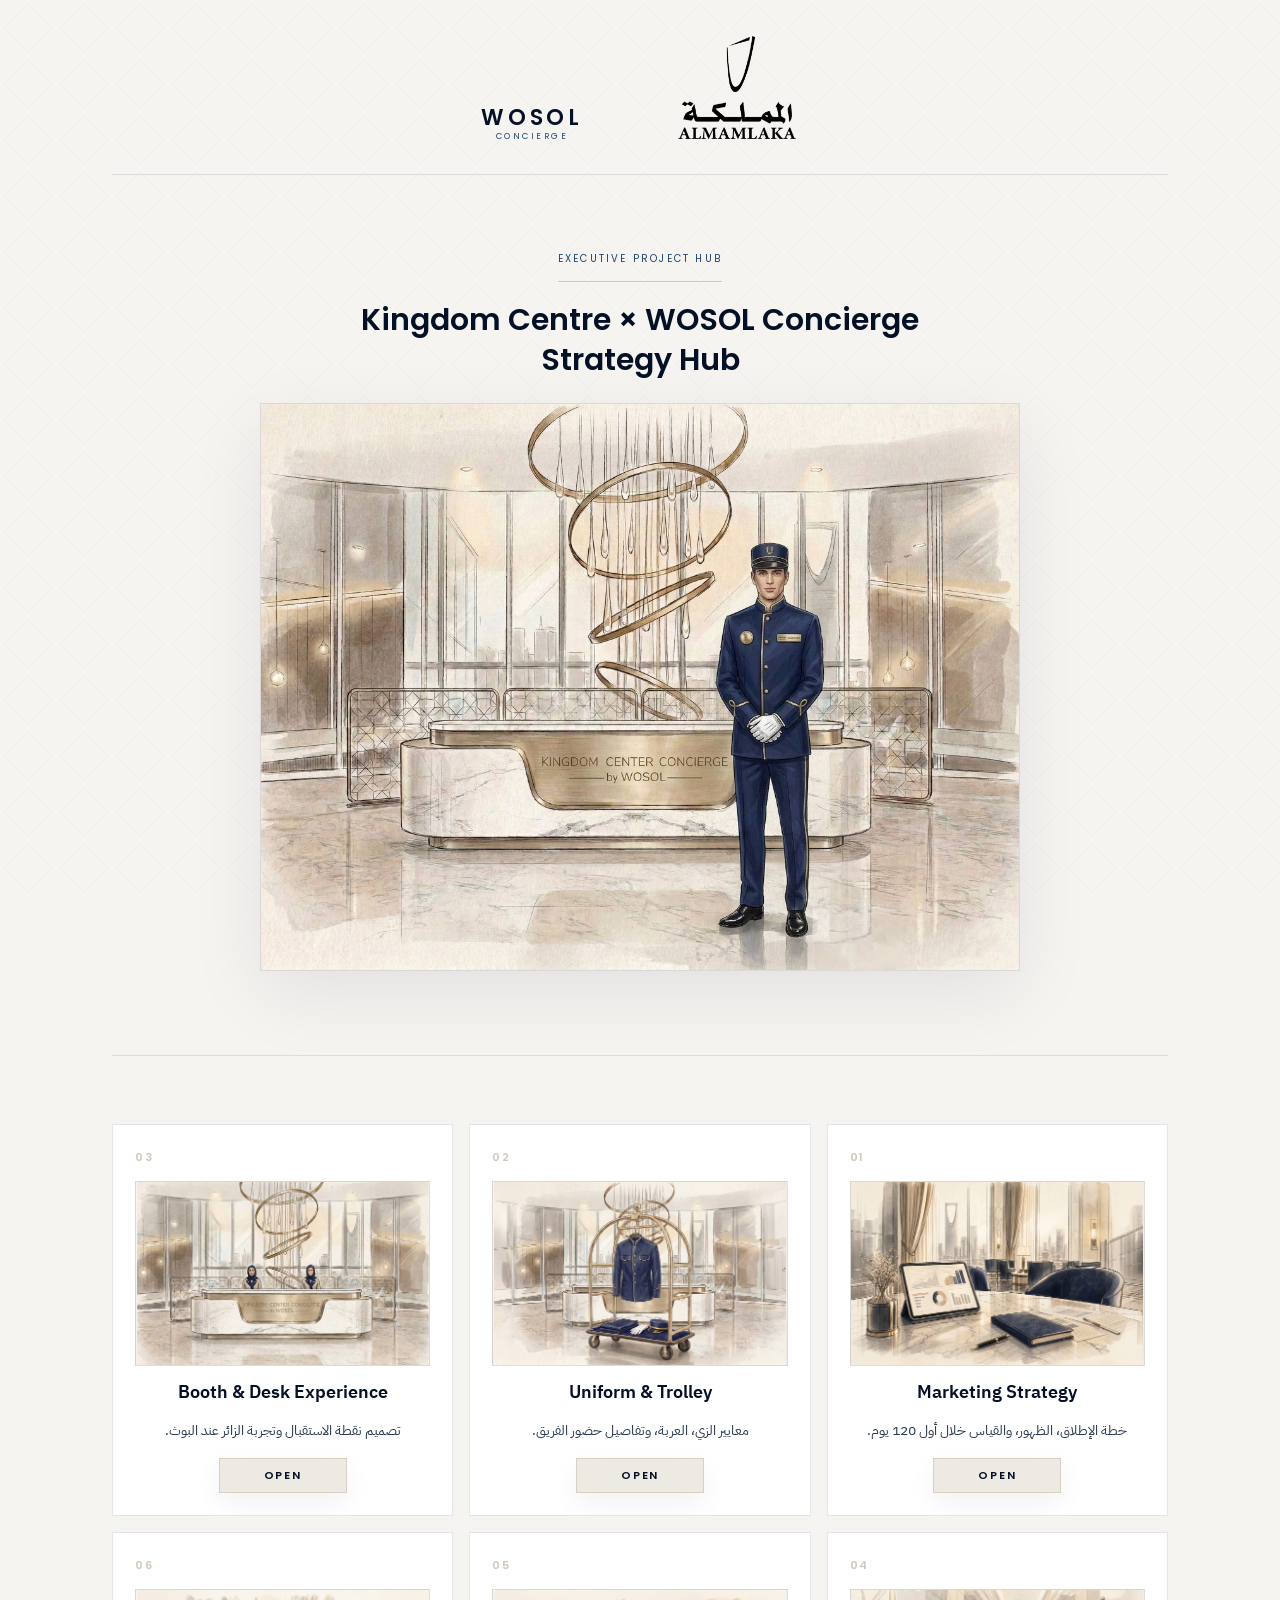
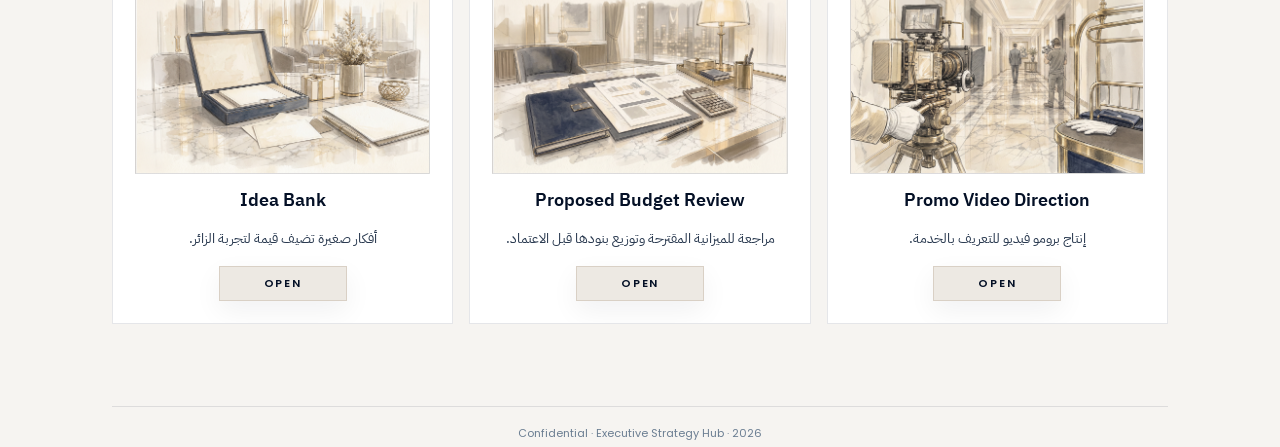
<file: index.html>
<!DOCTYPE html>
<html lang="ar" dir="rtl">
<head>
  <meta charset="UTF-8" />
  <meta name="viewport" content="width=device-width, initial-scale=1.0" />
  <title>Kingdom Centre × WOSOL | Executive Strategy Hub</title>
  <link rel="preconnect" href="https://fonts.googleapis.com" />
  <link rel="preconnect" href="https://fonts.gstatic.com" crossorigin />
  <link href="https://fonts.googleapis.com/css2?family=IBM+Plex+Sans+Arabic:wght@300;400;500;600;700&family=Poppins:wght@300;400;500;600;700&display=swap" rel="stylesheet" />
  <link rel="stylesheet" href="/styles.css?v=header-baseline-20260601" />
  <script src="/scripts/shared-shell.js?v=header-lockup-20260528" defer></script>
</head>
<body class="hub-page">
  <div class="site-intro" aria-hidden="true">
    <div class="intro-lockup">
      <div class="intro-wosol-mark logo-block">
        <span class="logo-name">WOSOL</span>
        <span class="logo-sub">CONCIERGE</span>
      </div>
      <div class="intro-altanfeethi-mark">
        <img src="/assets/brand/altanfeethi-logo-navy.svg?v=altanfeethi-intro-20260721" alt="" />
      </div>
    </div>
    <div class="intro-line"></div>
    <p class="intro-title en">EXECUTIVE STRATEGY HUB</p>
  </div>

  <div class="pattern-bg" aria-hidden="true"></div>

  <div class="page-wrapper hub-wrapper">
    <div data-shell-header data-header-class="hub-header"></div>

    <main id="top">
      <section class="hub-hero" aria-labelledby="hub-title">
        <div class="hub-hero-copy">
          <span class="doc-label">Executive Project Hub</span>
          <h1 id="hub-title" class="hub-title en" aria-label="Kingdom Centre × WOSOL Concierge Strategy Hub">
            <span class="hub-title-full">
              <span>Kingdom Centre × WOSOL Concierge</span>
              <span>Strategy Hub</span>
            </span>
            <span class="hub-title-compact" aria-hidden="true">
              <span>Kingdom Centre × WOSOL Concierge</span>
              <span>Strategy Hub</span>
            </span>
          </h1>
          <figure class="hub-hero-image">
            <img src="/assets/images-jpg/hub/strategy-hub-hero.jpg" alt="Kingdom Centre concierge hospitality sketch with WOSOL service presence" width="1200" height="896" loading="eager" decoding="async">
          </figure>
        </div>
      </section>

      <section class="hub-cards-grid" aria-label="Executive strategy pages">
        <a class="hub-card" href="/marketing-plan/">
          <span class="hub-card-mark en">01</span>
          <figure class="hub-card-visual hub-card-image">
            <img src="/assets/images-jpg/hub/marketing-strategy.jpg" alt="" width="1200" height="750" loading="lazy" decoding="async">
          </figure>
          <h2>Marketing Strategy</h2>
          <p>خطة الإطلاق، الظهور، والقياس خلال أول 120 يوم.</p>
          <span class="card-cta en">OPEN</span>
        </a>

        <a class="hub-card" href="/uniform-system/">
          <span class="hub-card-mark en">02</span>
          <figure class="hub-card-visual hub-card-image">
            <img src="/assets/images-jpg/hub/uniform-trolley-framework.jpg" alt="" width="1200" height="750" loading="lazy" decoding="async">
          </figure>
          <h2>Uniform & Trolley</h2>
          <p>معايير الزي، العربة، وتفاصيل حضور الفريق.</p>
          <span class="card-cta en">OPEN</span>
        </a>

        <a class="hub-card" href="/booth-experience/">
          <span class="hub-card-mark en">03</span>
          <figure class="hub-card-visual hub-card-image">
            <img src="/assets/images-jpg/hub/booth-desk-experience.jpg" alt="" width="1200" height="750" loading="lazy" decoding="async">
          </figure>
          <h2>Booth & Desk Experience</h2>
          <p>تصميم نقطة الاستقبال وتجربة الزائر عند البوث.</p>
          <span class="card-cta en">OPEN</span>
        </a>

        <a class="hub-card" href="/promo-film/">
          <span class="hub-card-mark en">04</span>
          <figure class="hub-card-visual hub-card-image">
            <img src="/assets/images-jpg/hub/promo-video-direction.jpg" alt="" width="1200" height="750" loading="lazy" decoding="async">
          </figure>
          <h2>Promo Video Direction</h2>
          <p>إنتاج برومو فيديو للتعريف بالخدمة.</p>
          <span class="card-cta en">OPEN</span>
        </a>

        <a class="hub-card" href="/marketing-budget/">
          <span class="hub-card-mark en">05</span>
          <figure class="hub-card-visual hub-card-image">
            <img src="/assets/images-jpg/hub/marketing-budget.jpg" alt="" width="1200" height="750" loading="lazy" decoding="async">
          </figure>
          <h2>Proposed Budget Review</h2>
          <p>مراجعة للميزانية المقترحة وتوزيع بنودها قبل الاعتماد.</p>
          <span class="card-cta en">OPEN</span>
        </a>

        <a class="hub-card" href="/idea-bank/">
          <span class="hub-card-mark en">06</span>
          <figure class="hub-card-visual hub-card-image">
            <img src="/assets/images-jpg/hub/idea-bank.jpg" alt="" width="1200" height="750" loading="lazy" decoding="async">
          </figure>
          <h2>Idea Bank</h2>
          <p>أفكار صغيرة تضيف قيمة لتجربة الزائر.</p>
          <span class="card-cta en">OPEN</span>
        </a>
      </section>

    </main>

    <div data-shell-footer data-footer-meta="Confidential · Executive Strategy Hub · 2026"></div>
  </div>

</body>
</html>
</file>
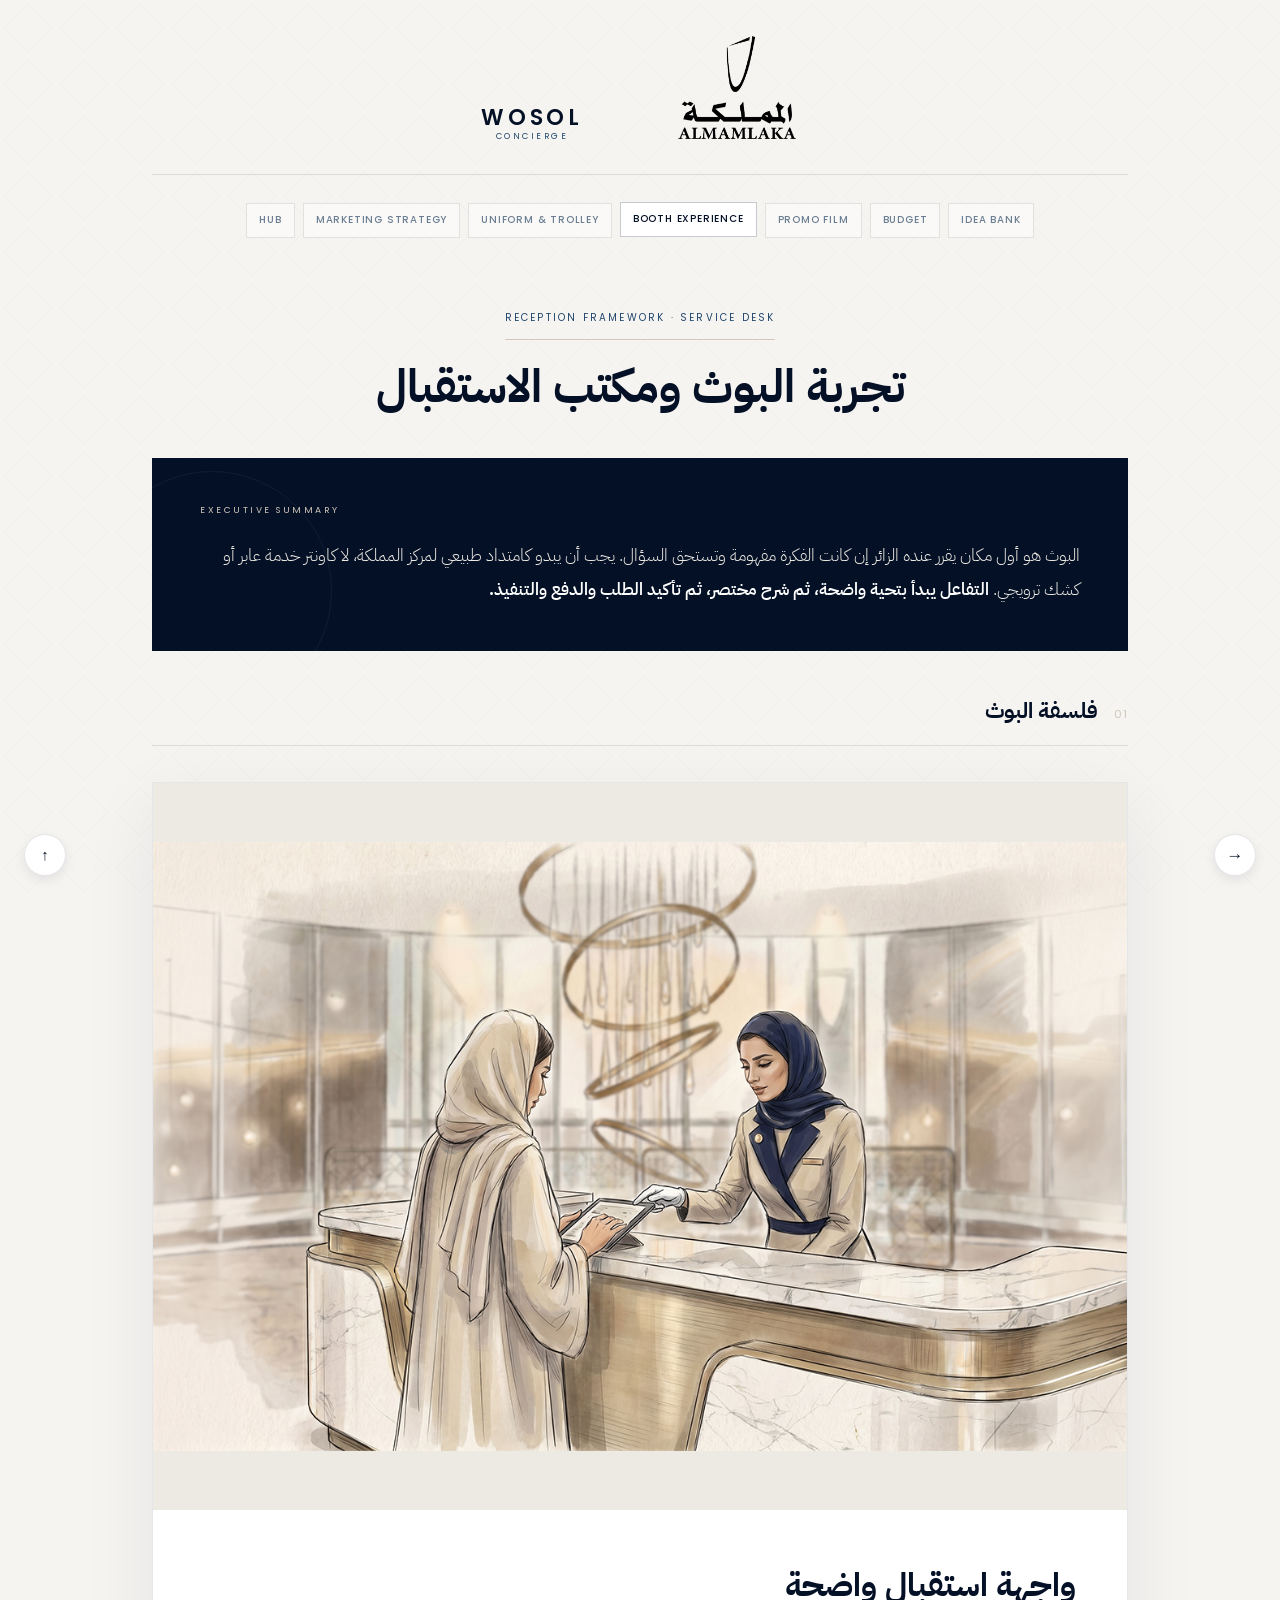
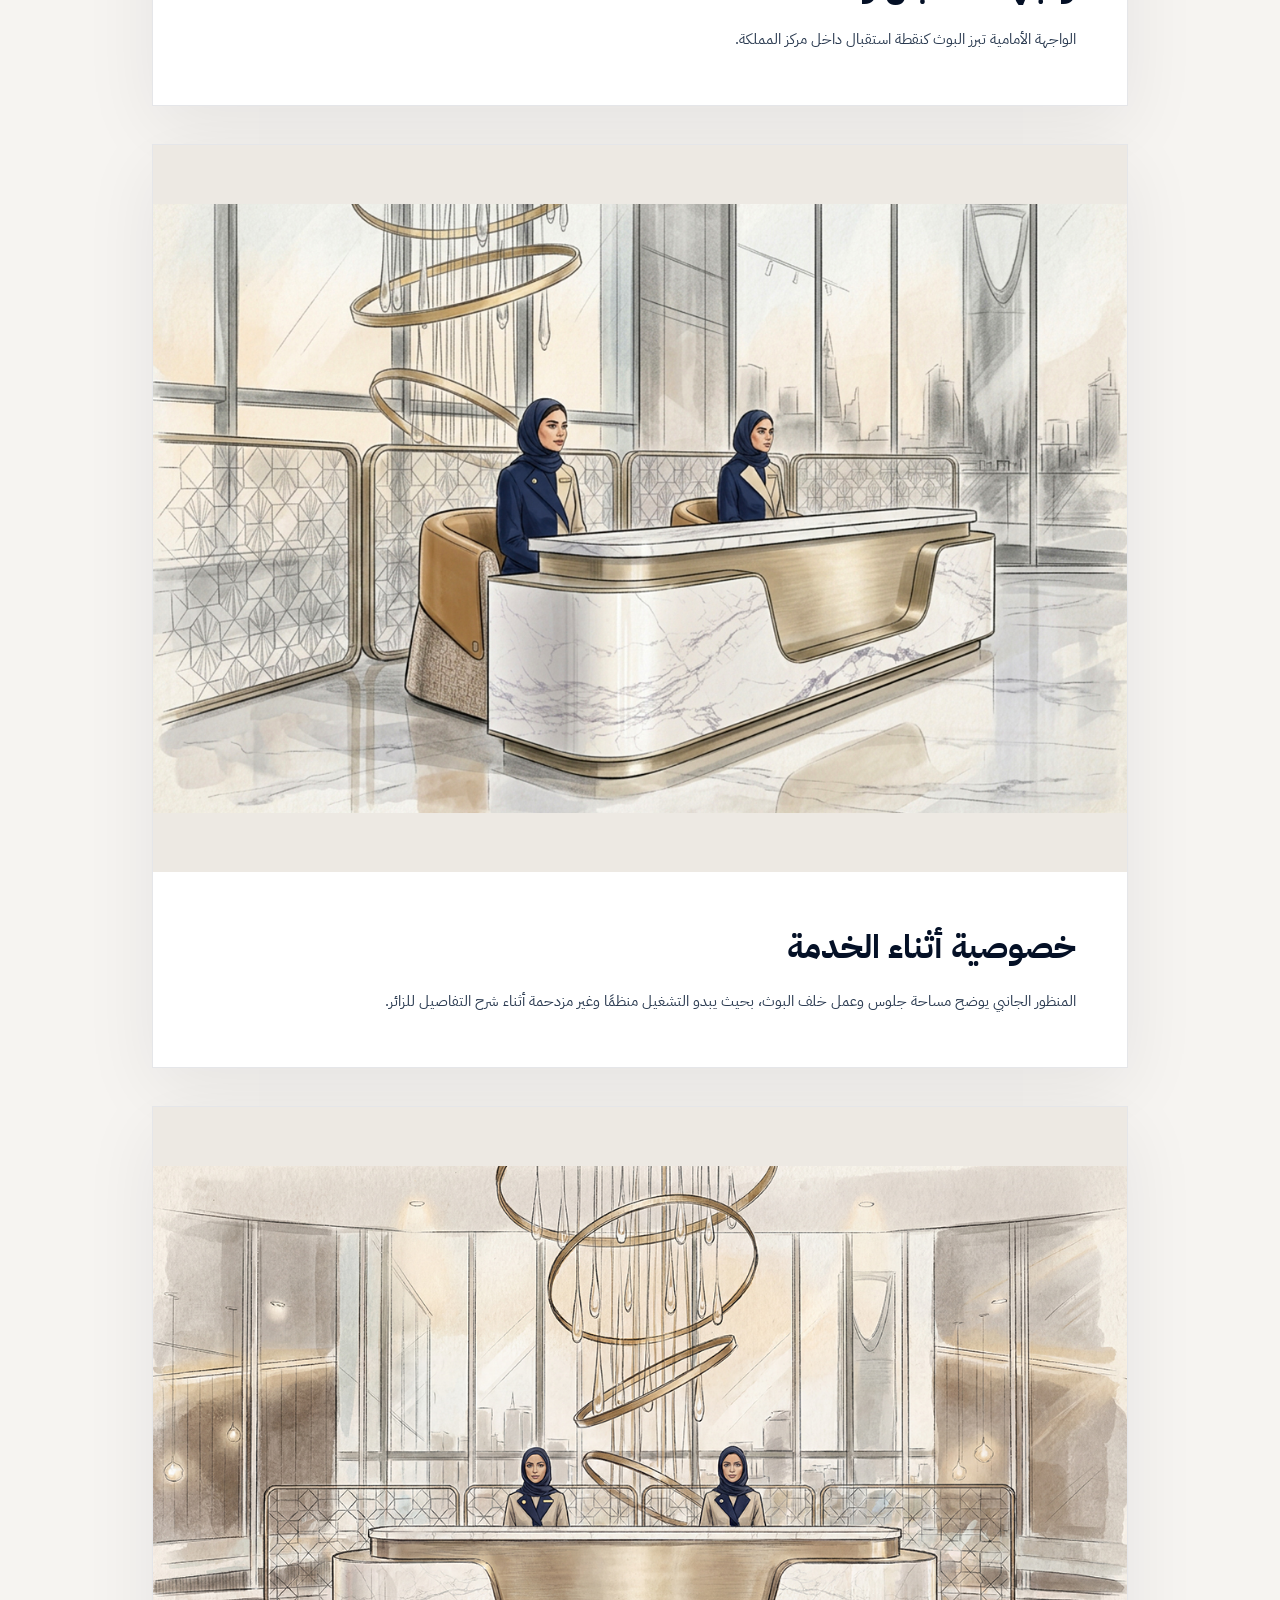
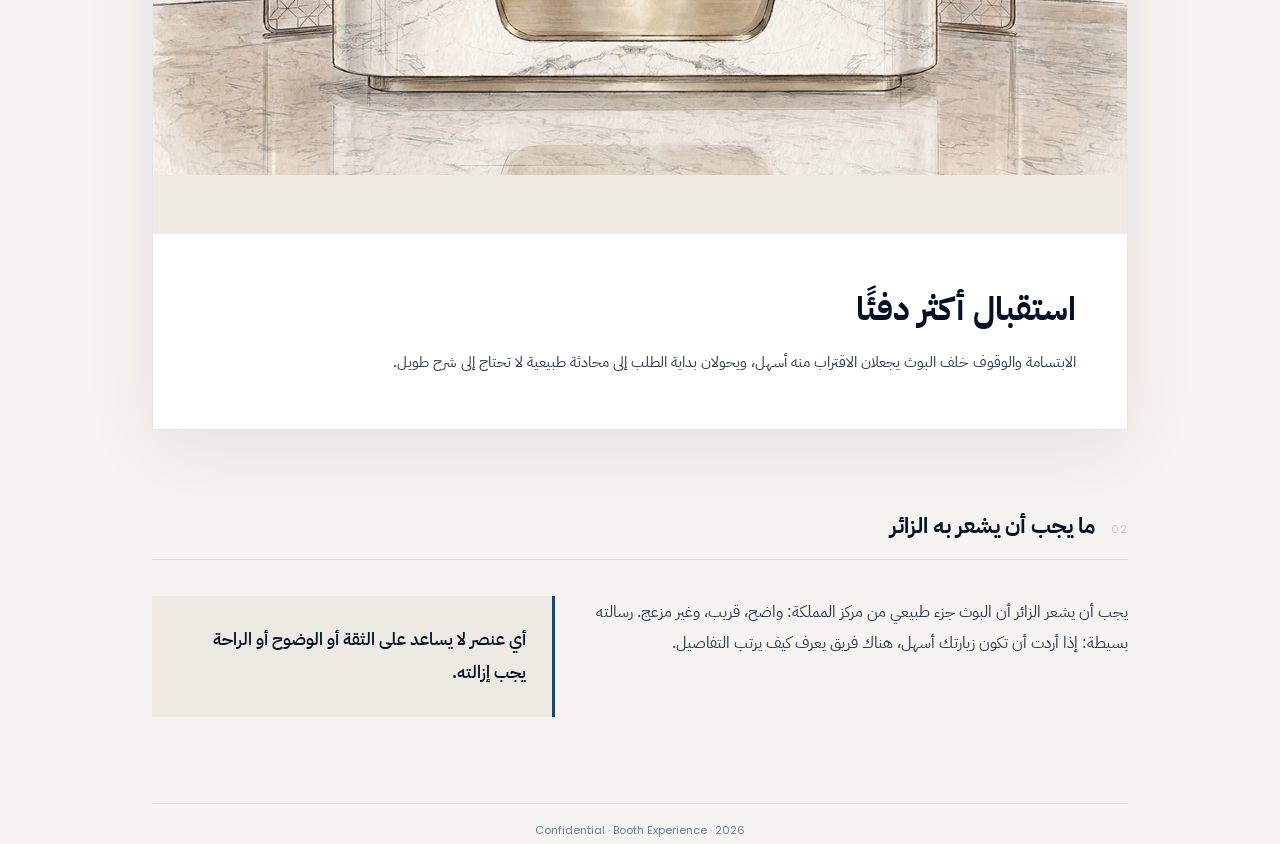
<file: booth-experience/index.html>
<!DOCTYPE html>
<html lang="ar" dir="rtl">
<head>
  <meta charset="UTF-8" />
  <meta name="viewport" content="width=device-width, initial-scale=1.0" />
  <title>Kingdom Centre Concierge | Booth & Desk Experience</title>
  <link rel="preconnect" href="https://fonts.googleapis.com" />
  <link rel="preconnect" href="https://fonts.gstatic.com" crossorigin />
  <link href="https://fonts.googleapis.com/css2?family=IBM+Plex+Sans+Arabic:wght@300;400;500;600;700&family=Poppins:wght@300;400;500;600;700&display=swap" rel="stylesheet" />
  <link rel="stylesheet" href="/styles.css?v=header-baseline-20260601" />
  <script src="/scripts/shared-shell.js?v=header-lockup-20260528" defer></script>
</head>
<body>
  <div class="pattern-bg" aria-hidden="true"></div>

  <div class="page-wrapper">
    <div data-shell-header></div>
    <div data-shell-nav data-current-page="booth-experience"></div>

    <main id="top">
      <div class="title-block">
        <span class="doc-label">Reception Framework · Service Desk</span>
        <h1 class="page-title">تجربة البوث ومكتب الاستقبال</h1>
      </div>

      <div class="exec-summary">
        <span class="exec-label">Executive Summary</span>
        <p>
          البوث هو أول مكان يقرر عنده الزائر إن كانت الفكرة مفهومة وتستحق السؤال.
          يجب أن يبدو كامتداد طبيعي لمركز المملكة، لا كاونتر خدمة عابر أو كشك ترويجي.
          <strong>التفاعل يبدأ بتحية واضحة، ثم شرح مختصر، ثم تأكيد الطلب والدفع والتنفيذ.</strong>
        </p>
      </div>

      <section class="section">
        <div class="section-header">
          <span class="section-num">01</span>
          <div>
            <h2 class="section-title">فلسفة البوث</h2>
          </div>
        </div>

        <div class="booth-scene-list">
          <article class="booth-scene-card">
            <img src="/assets/booth-images/booth-01.jpg" alt="واجهة أمامية لبوث الكونسيرج داخل مركز المملكة" loading="eager" decoding="async" />
            <div class="booth-scene-copy">
              <h3>واجهة استقبال واضحة</h3>
              <p>
                الواجهة الأمامية تبرز البوث كنقطة استقبال داخل مركز المملكة.
              </p>
            </div>
          </article>

          <article class="booth-scene-card">
            <img src="/assets/booth-images/booth-02.jpg" alt="منظور جانبي لبوث الكونسيرج يوضح الخصوصية ومنطقة الخدمة" loading="lazy" decoding="async" />
            <div class="booth-scene-copy">
              <h3>خصوصية أثناء الخدمة</h3>
              <p>
                المنظور الجانبي يوضح مساحة جلوس وعمل خلف البوث، بحيث يبدو التشغيل منظمًا
                وغير مزدحمة أثناء شرح التفاصيل للزائر.
              </p>
            </div>
          </article>

          <article class="booth-scene-card">
            <img src="/assets/booth-images/booth-05.jpg" alt="بوث الكونسيرج مع استقبال أكثر دفئًا داخل مركز المملكة" loading="lazy" decoding="async" />
            <div class="booth-scene-copy">
              <h3>استقبال أكثر دفئًا</h3>
              <p>
                الابتسامة والوقوف خلف البوث يجعلان الاقتراب منه أسهل،
                ويحولان بداية الطلب إلى محادثة طبيعية لا تحتاج إلى شرح طويل.
              </p>
            </div>
          </article>
        </div>
      </section>

      <section class="section">
        <div class="section-header">
          <span class="section-num">02</span>
          <div>
            <h2 class="section-title">ما يجب أن يشعر به الزائر</h2>
          </div>
        </div>

        <div class="section-body two-column">
          <p>
            يجب أن يشعر الزائر أن البوث جزء طبيعي من مركز المملكة: واضح، قريب، وغير مزعج.
            رسالته بسيطة: إذا أردت أن تكون زيارتك أسهل، هناك فريق يعرف كيف يرتب التفاصيل.
          </p>
          <aside class="insight-panel">
            <p>أي عنصر لا يساعد على الثقة أو الوضوح أو الراحة يجب إزالته.</p>
          </aside>
        </div>
      </section>

    </main>

    <div data-shell-footer data-footer-meta="Confidential · Booth Experience · 2026"></div>
  </div>

  <a class="back-btn" href="#top" aria-label="Back to top">↑</a>
  <button class="history-back-btn" type="button" aria-label="Back" onclick="location.href='/'">→</button>
</body>
</html>
</file>
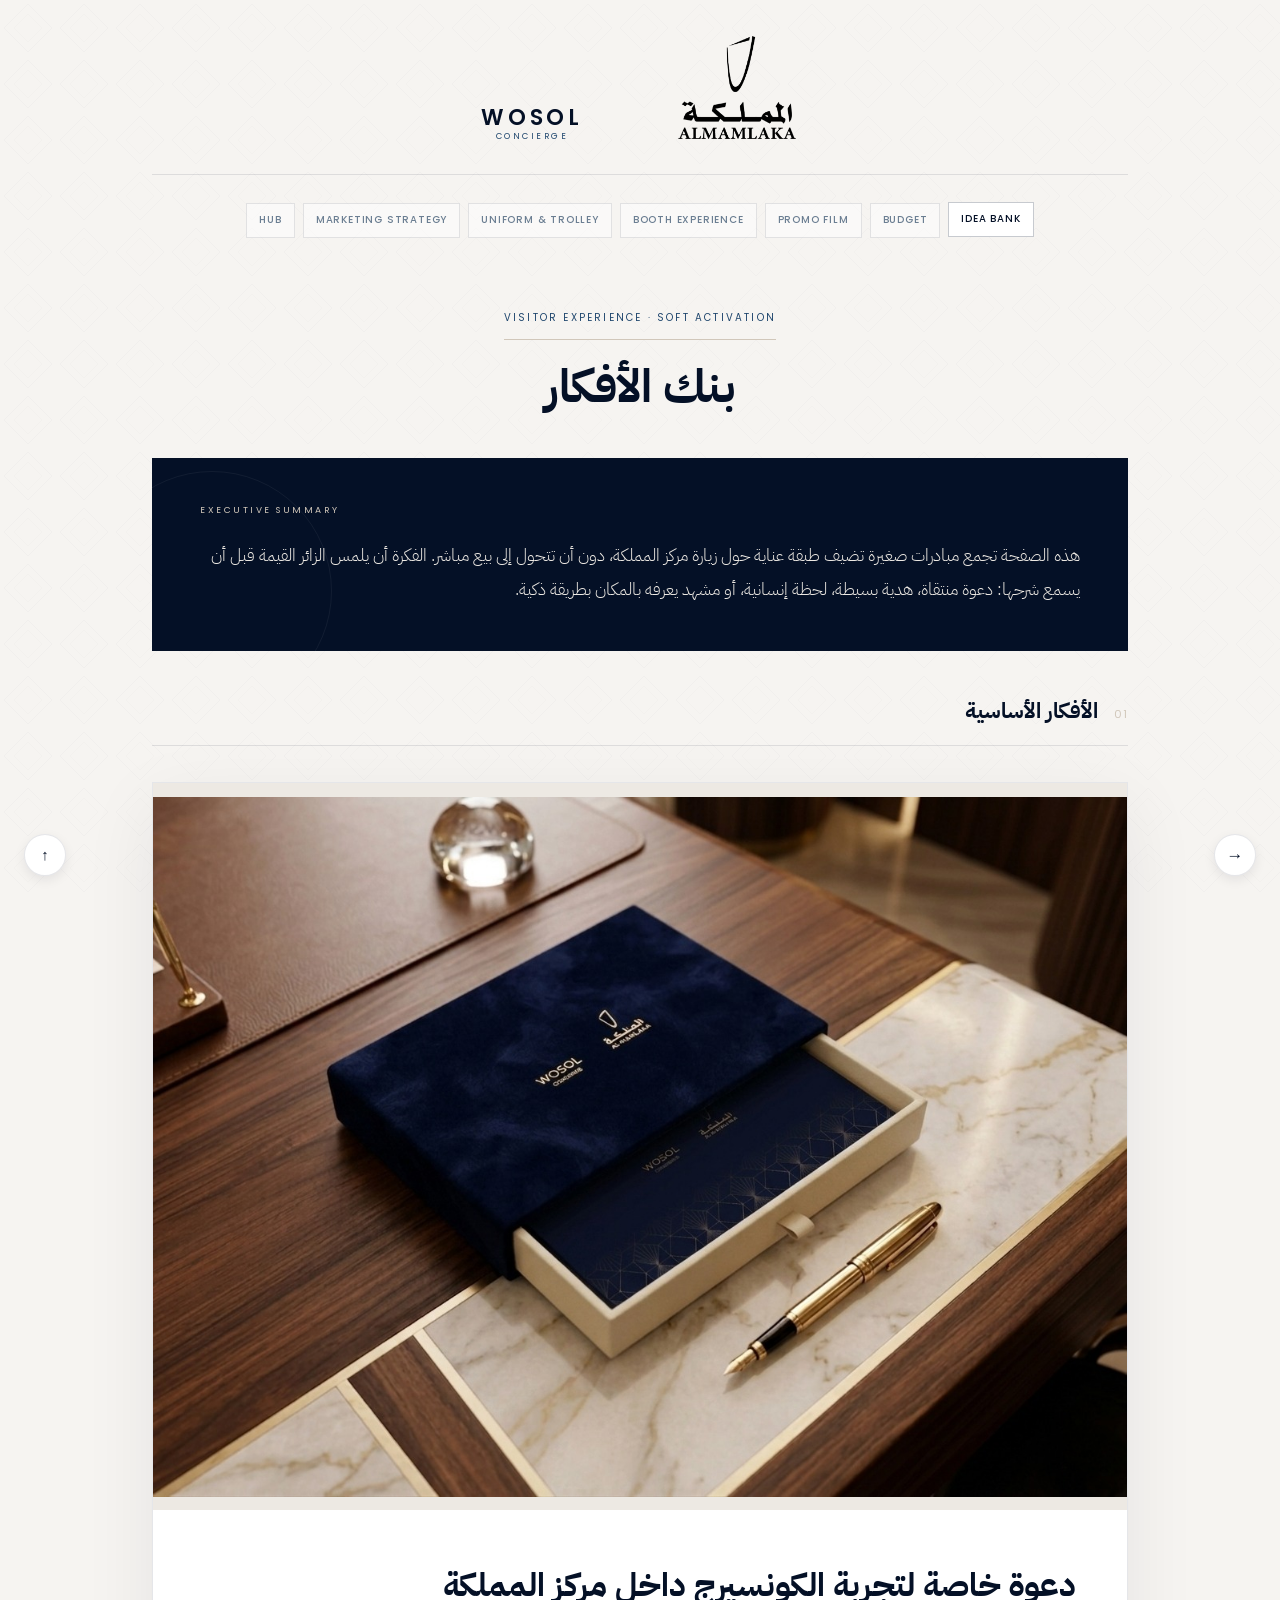
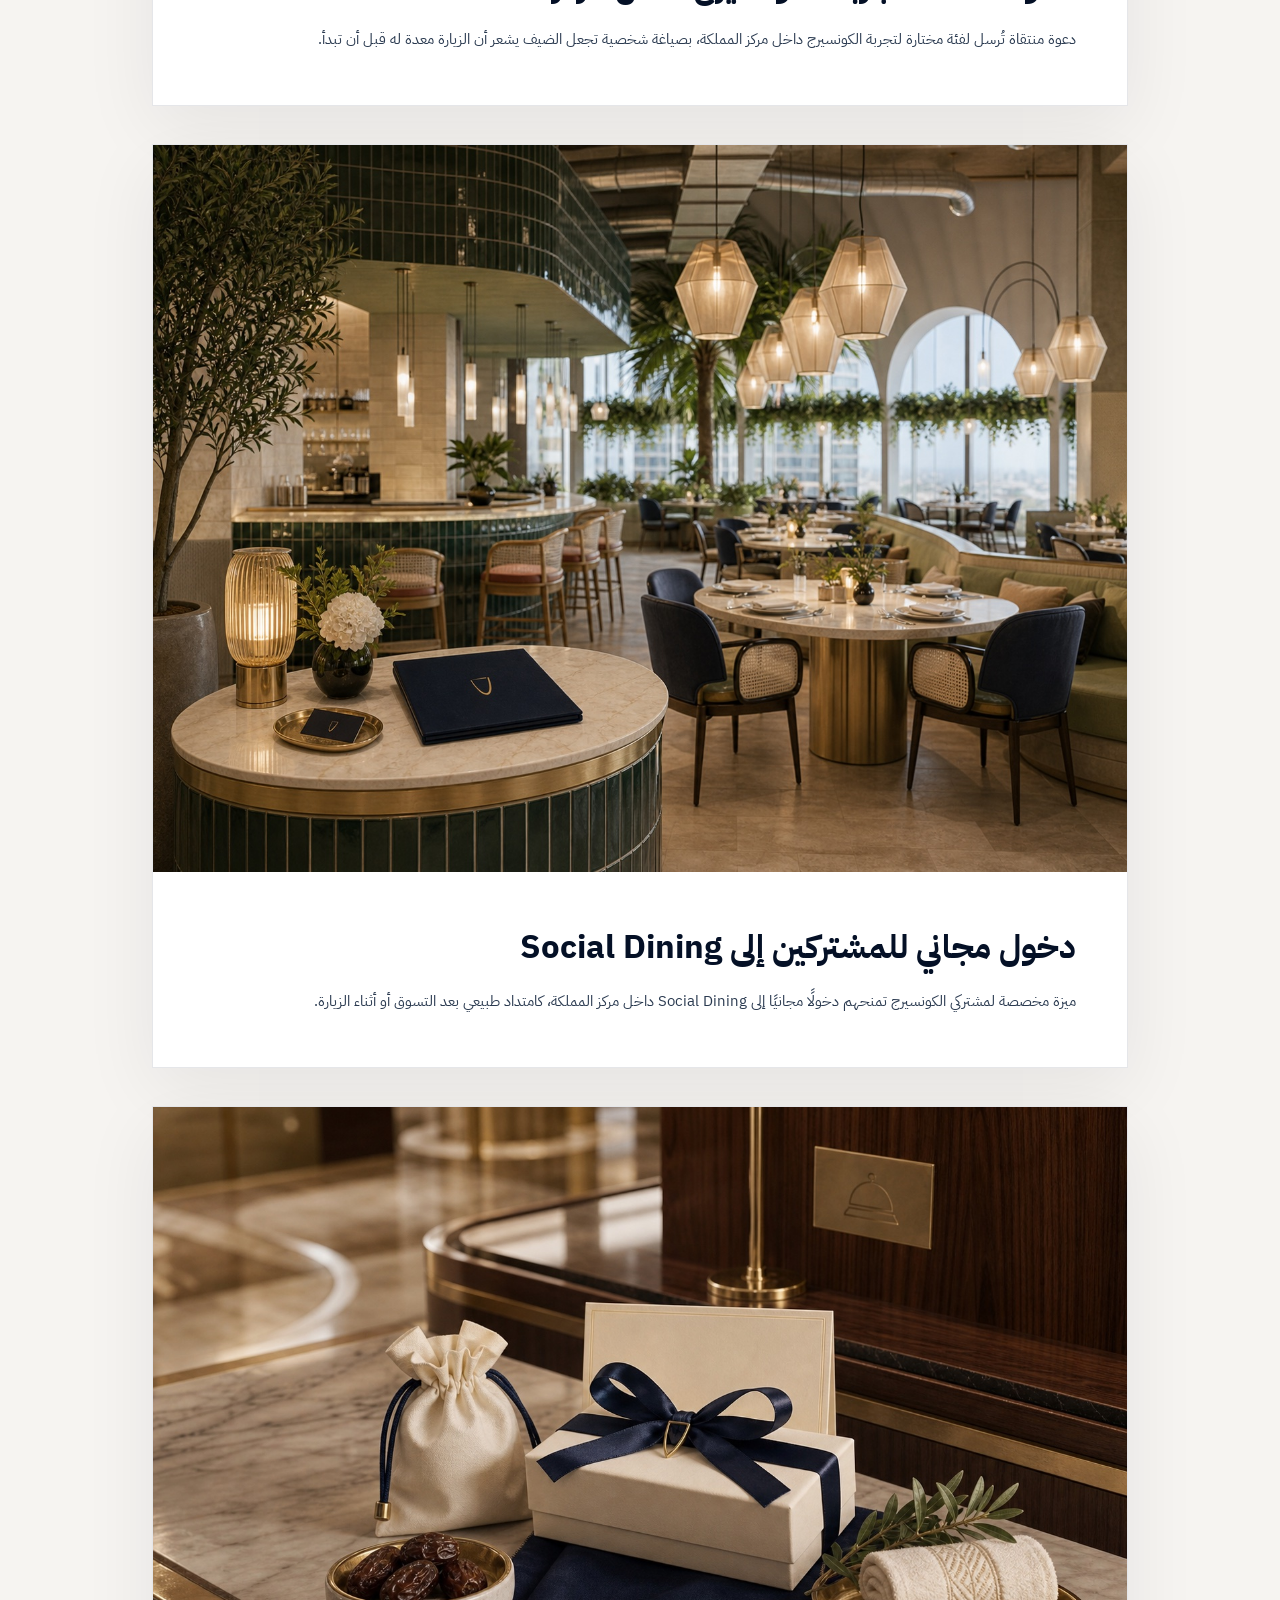
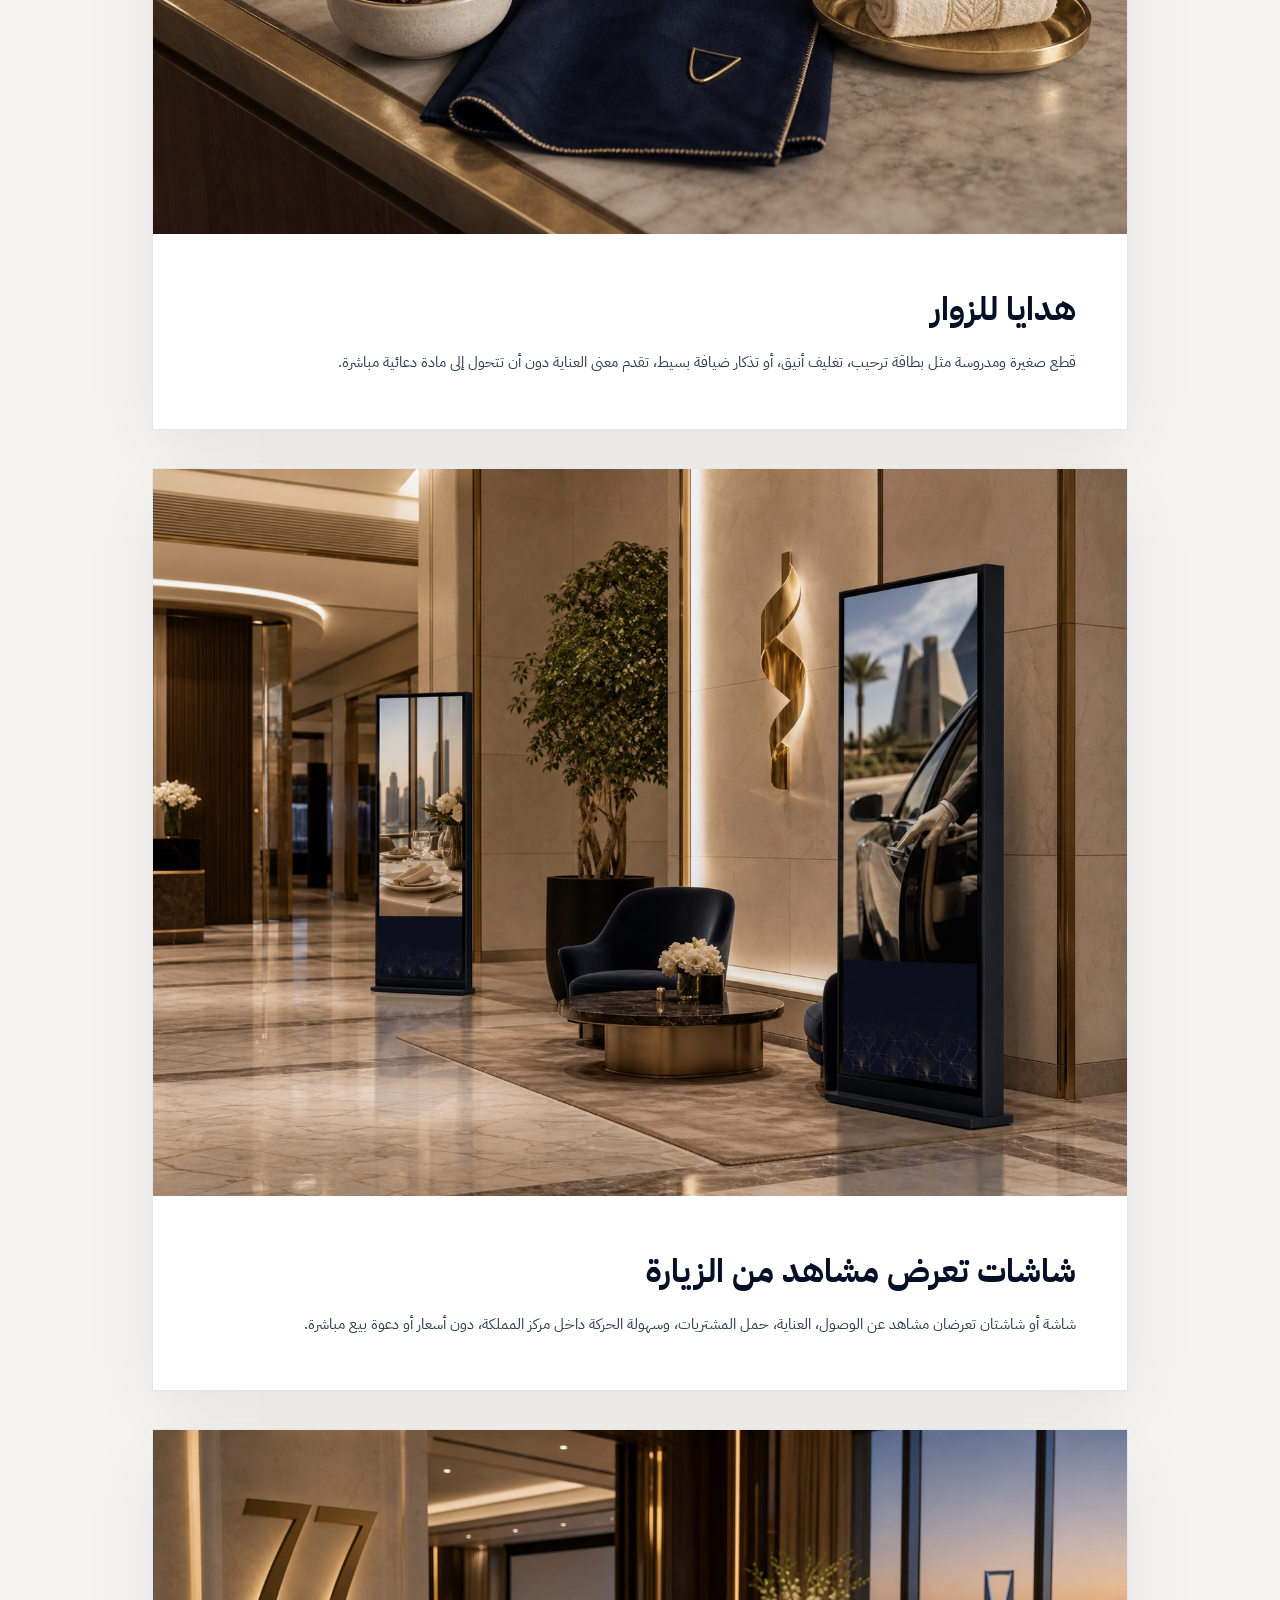
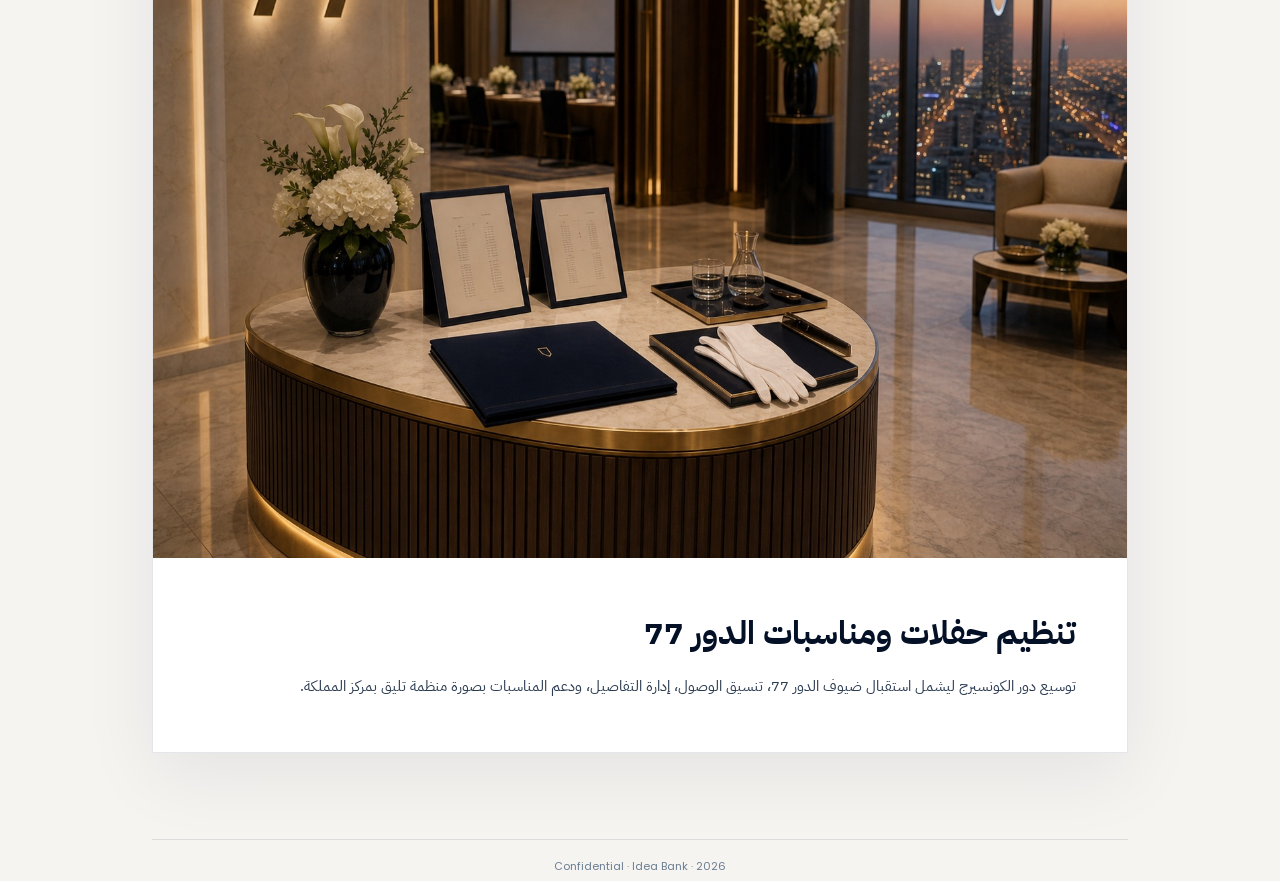
<file: idea-bank/index.html>
<!DOCTYPE html>
<html lang="ar" dir="rtl">
<head>
  <meta charset="UTF-8" />
  <meta name="viewport" content="width=device-width, initial-scale=1.0" />
  <title>Kingdom Centre Concierge | بنك الأفكار</title>
  <link rel="preconnect" href="https://fonts.googleapis.com" />
  <link rel="preconnect" href="https://fonts.gstatic.com" crossorigin />
  <link href="https://fonts.googleapis.com/css2?family=IBM+Plex+Sans+Arabic:wght@300;400;500;600;700&family=Poppins:wght@300;400;500;600;700&display=swap" rel="stylesheet" />
  <link rel="stylesheet" href="/styles.css?v=header-baseline-20260601" />
  <script src="/scripts/shared-shell.js?v=header-lockup-20260528" defer></script>
</head>
<body>
  <div class="pattern-bg" aria-hidden="true"></div>

  <div class="page-wrapper">
    <div data-shell-header></div>
    <div data-shell-nav data-current-page="idea-bank"></div>

    <main id="top">
      <div class="title-block">
        <span class="doc-label">Visitor Experience · Soft Activation</span>
        <h1 class="page-title">بنك الأفكار</h1>
      </div>

      <div class="exec-summary">
        <span class="exec-label">Executive Summary</span>
        <p>
          هذه الصفحة تجمع مبادرات صغيرة تضيف طبقة عناية حول زيارة مركز المملكة، دون أن تتحول إلى بيع مباشر.
          الفكرة أن يلمس الزائر القيمة قبل أن يسمع شرحها: دعوة منتقاة، هدية بسيطة، لحظة إنسانية، أو مشهد يعرفه بالمكان بطريقة ذكية.
        </p>
      </div>

      <section class="section">
        <div class="section-header">
          <span class="section-num">01</span>
          <div>
            <h2 class="section-title">الأفكار الأساسية</h2>
          </div>
        </div>
        <div class="idea-scene-list">
          <article class="idea-scene-card">
            <img src="/assets/idea-bank/private-invitation.jpg" alt="علبة دعوة خاصة لتجربة خدمة وصول كونسيرج" loading="eager" decoding="async" />
            <div class="idea-scene-copy">
              <h3>دعوة خاصة لتجربة الكونسيرج داخل مركز المملكة</h3>
              <p>دعوة منتقاة تُرسل لفئة مختارة لتجربة الكونسيرج داخل مركز المملكة، بصياغة شخصية تجعل الضيف يشعر أن الزيارة معدة له قبل أن تبدأ.</p>
            </div>
          </article>

          <article class="idea-scene-card">
            <img src="/assets/idea-bank/social-dining-access.jpg" alt="دخول مجاني للمشتركين إلى سوشيال داينينغ في مركز المملكة" loading="lazy" decoding="async" />
            <div class="idea-scene-copy">
              <h3>دخول مجاني للمشتركين إلى Social Dining</h3>
              <p>ميزة مخصصة لمشتركي الكونسيرج تمنحهم دخولًا مجانيًا إلى Social Dining داخل مركز المملكة، كامتداد طبيعي بعد التسوق أو أثناء الزيارة.</p>
            </div>
          </article>

          <article class="idea-scene-card">
            <img src="/assets/idea-bank/visitor-gifts.jpg" alt="هدايا مختارة للزوار بتغليف أنيق" loading="lazy" decoding="async" />
            <div class="idea-scene-copy">
              <h3>هدايا للزوار</h3>
              <p>قطع صغيرة ومدروسة مثل بطاقة ترحيب، تغليف أنيق، أو تذكار ضيافة بسيط، تقدم معنى العناية دون أن تتحول إلى مادة دعائية مباشرة.</p>
            </div>
          </article>

          <article class="idea-scene-card">
            <img src="/assets/idea-bank/luxury-screens.jpg" alt="شاشات تعرض مشاهد زيارة بدون بيع مباشر" loading="lazy" decoding="async" />
            <div class="idea-scene-copy">
              <h3>شاشات تعرض مشاهد من الزيارة</h3>
              <p>شاشة أو شاشتان تعرضان مشاهد عن الوصول، العناية، حمل المشتريات، وسهولة الحركة داخل مركز المملكة، دون أسعار أو دعوة بيع مباشرة.</p>
            </div>
          </article>

          <article class="idea-scene-card">
            <img src="/assets/idea-bank/floor-77-events.jpg" alt="تنظيم حفلات ومناسبات في الدور 77" loading="lazy" decoding="async" />
            <div class="idea-scene-copy">
              <h3>تنظيم حفلات ومناسبات الدور 77</h3>
              <p>توسيع دور الكونسيرج ليشمل استقبال ضيوف الدور 77، تنسيق الوصول، إدارة التفاصيل، ودعم المناسبات بصورة منظمة تليق بمركز المملكة.</p>
            </div>
          </article>
        </div>
      </section>

    </main>

    <div data-shell-footer data-footer-meta="Confidential · Idea Bank · 2026"></div>
  </div>

  <a class="back-btn" href="#top" aria-label="Back to top">↑</a>
  <button class="history-back-btn" type="button" aria-label="Back" onclick="location.href='/'">→</button>
</body>
</html>
</file>
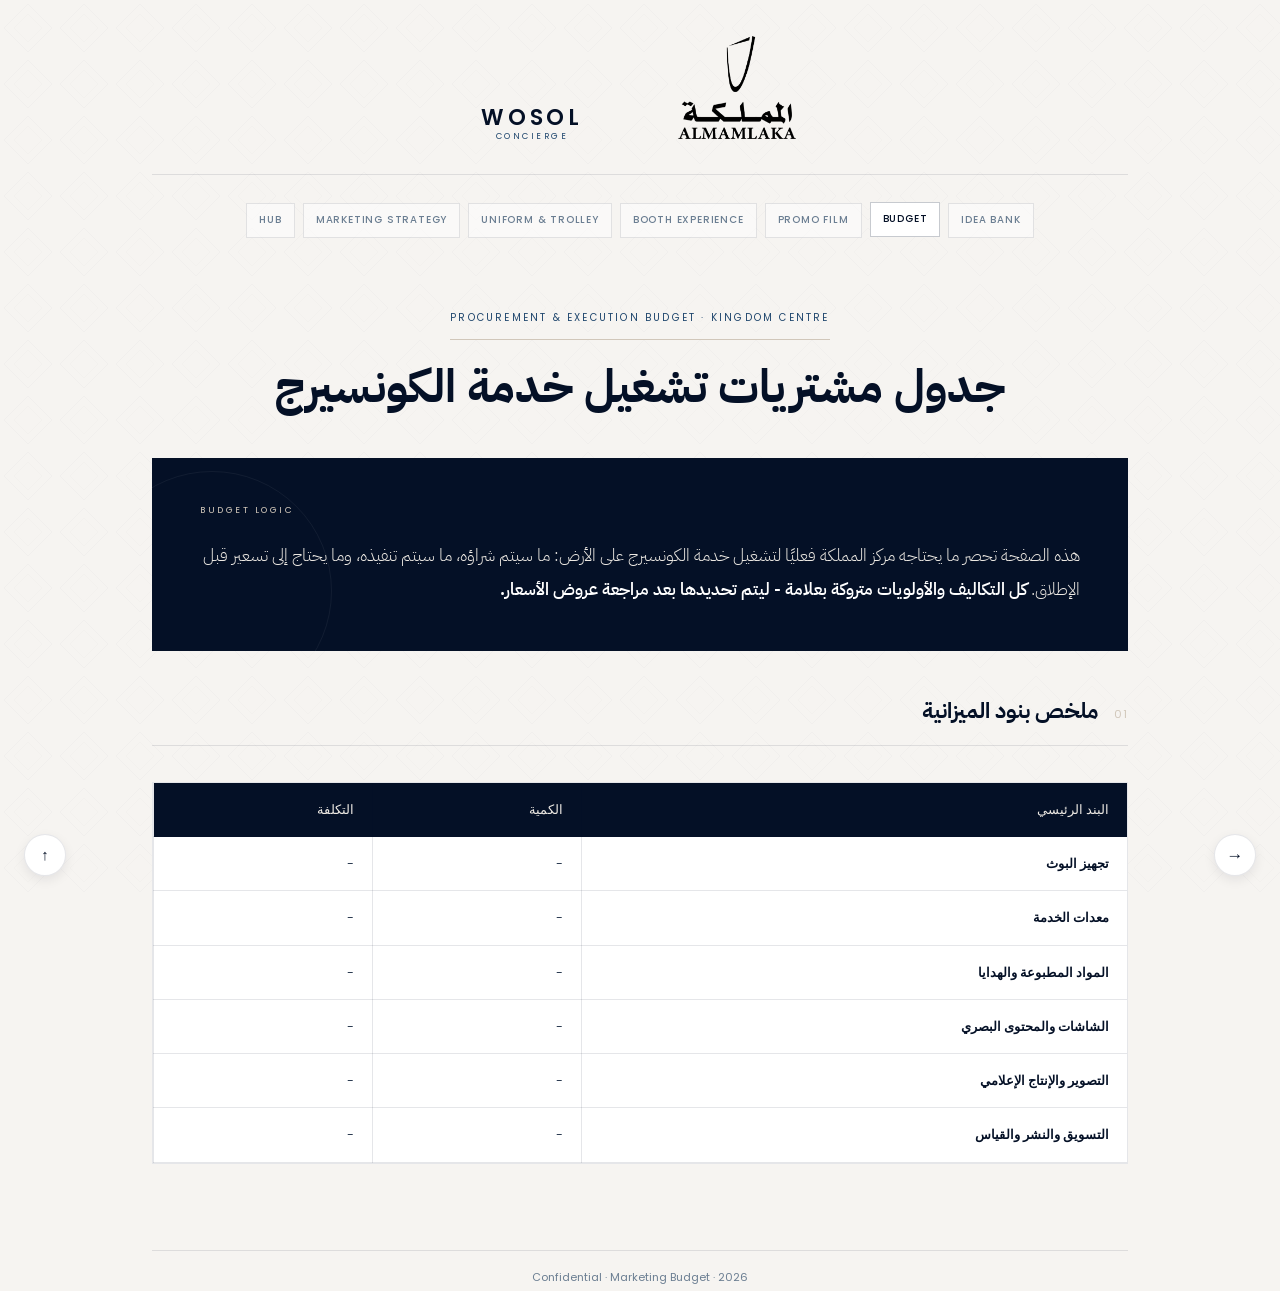
<file: marketing-budget/index.html>
<!DOCTYPE html>
<html lang="ar" dir="rtl">
<head>
  <meta charset="UTF-8" />
  <meta name="viewport" content="width=device-width, initial-scale=1.0" />
  <title>Kingdom Centre Concierge | Marketing Budget</title>
  <link rel="preconnect" href="https://fonts.googleapis.com" />
  <link rel="preconnect" href="https://fonts.gstatic.com" crossorigin />
  <link href="https://fonts.googleapis.com/css2?family=IBM+Plex+Sans+Arabic:wght@300;400;500;600;700&family=Poppins:wght@300;400;500;600;700&display=swap" rel="stylesheet" />
  <link rel="stylesheet" href="/styles.css?v=header-baseline-20260601" />
  <script src="/scripts/shared-shell.js?v=header-lockup-20260528" defer></script>
</head>
<body>
  <div class="pattern-bg" aria-hidden="true"></div>

  <div class="page-wrapper">
    <div data-shell-header></div>
    <div data-shell-nav data-current-page="marketing-budget"></div>

    <main id="top">
      <div class="title-block">
        <span class="doc-label">Procurement & Execution Budget · Kingdom Centre</span>
        <h1 class="page-title">جدول مشتريات تشغيل خدمة الكونسيرج</h1>
      </div>

      <div class="exec-summary">
        <span class="exec-label">Budget Logic</span>
        <p>
          هذه الصفحة تحصر ما يحتاجه مركز المملكة فعليًا لتشغيل خدمة الكونسيرج على الأرض:
          ما سيتم شراؤه، ما سيتم تنفيذه، وما يحتاج إلى تسعير قبل الإطلاق.
          <strong>كل التكاليف والأولويات متروكة بعلامة - ليتم تحديدها بعد مراجعة عروض الأسعار.</strong>
        </p>
      </div>

      <section class="section">
        <div class="section-header">
          <span class="section-num">01</span>
          <div>
            <h2 class="section-title">ملخص بنود الميزانية</h2>
          </div>
        </div>

        <div class="budget-table-wrap">
          <table class="budget-table">
            <caption class="sr-only">جدول ملخص بنود الميزانية</caption>
            <thead>
              <tr>
                <th scope="col">البند الرئيسي</th>
                <th scope="col">الكمية</th>
                <th scope="col">التكلفة</th>
              </tr>
            </thead>
            <tbody>
              <tr><td data-label="البند الرئيسي">تجهيز البوث</td><td data-label="الكمية">-</td><td data-label="التكلفة">-</td></tr>
              <tr><td data-label="البند الرئيسي">معدات الخدمة</td><td data-label="الكمية">-</td><td data-label="التكلفة">-</td></tr>
              <tr><td data-label="البند الرئيسي">المواد المطبوعة والهدايا</td><td data-label="الكمية">-</td><td data-label="التكلفة">-</td></tr>
              <tr><td data-label="البند الرئيسي">الشاشات والمحتوى البصري</td><td data-label="الكمية">-</td><td data-label="التكلفة">-</td></tr>
              <tr><td data-label="البند الرئيسي">التصوير والإنتاج الإعلامي</td><td data-label="الكمية">-</td><td data-label="التكلفة">-</td></tr>
              <tr><td data-label="البند الرئيسي">التسويق والنشر والقياس</td><td data-label="الكمية">-</td><td data-label="التكلفة">-</td></tr>
            </tbody>
          </table>
        </div>
      </section>
    </main>

    <div data-shell-footer data-footer-meta="Confidential · Marketing Budget · 2026"></div>
  </div>

  <a class="back-btn" href="#top" aria-label="Back to top">↑</a>
  <button class="history-back-btn" type="button" aria-label="Back" onclick="location.href='/'">→</button>
</body>
</html>
</file>
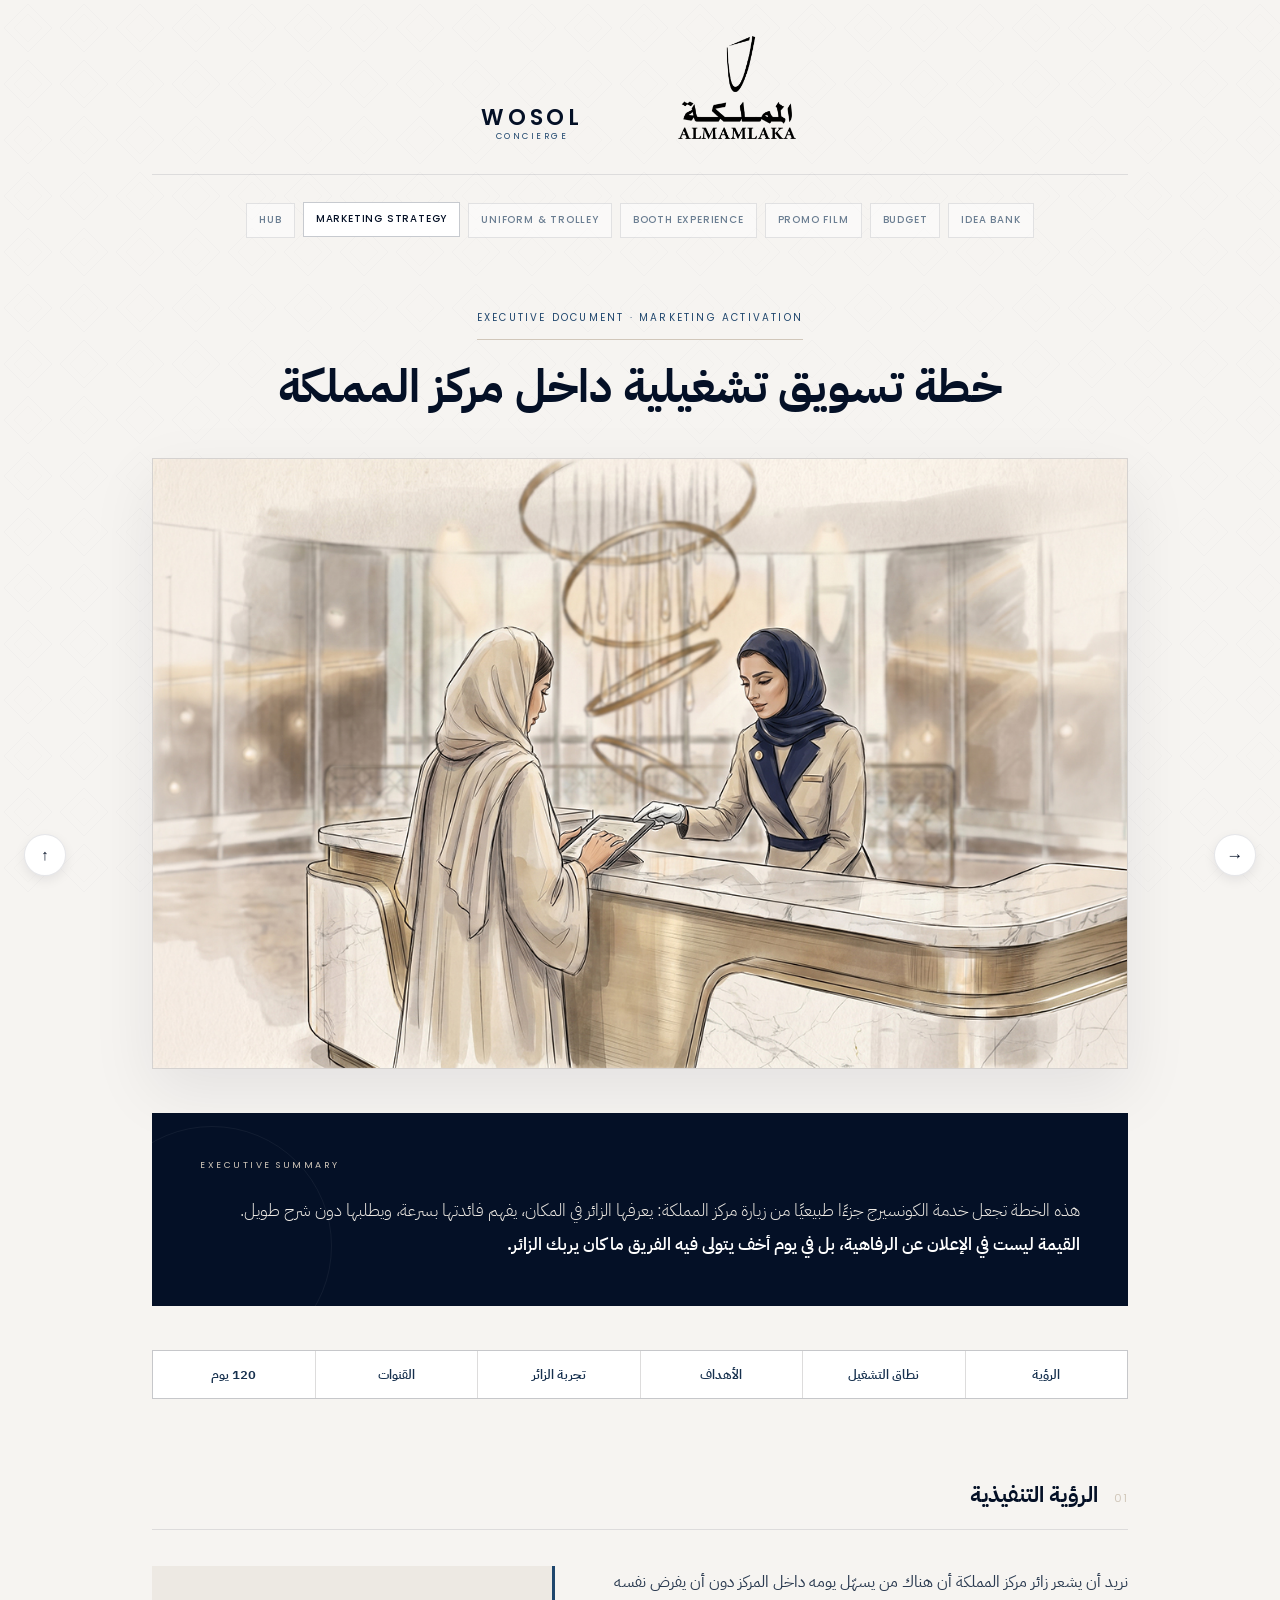
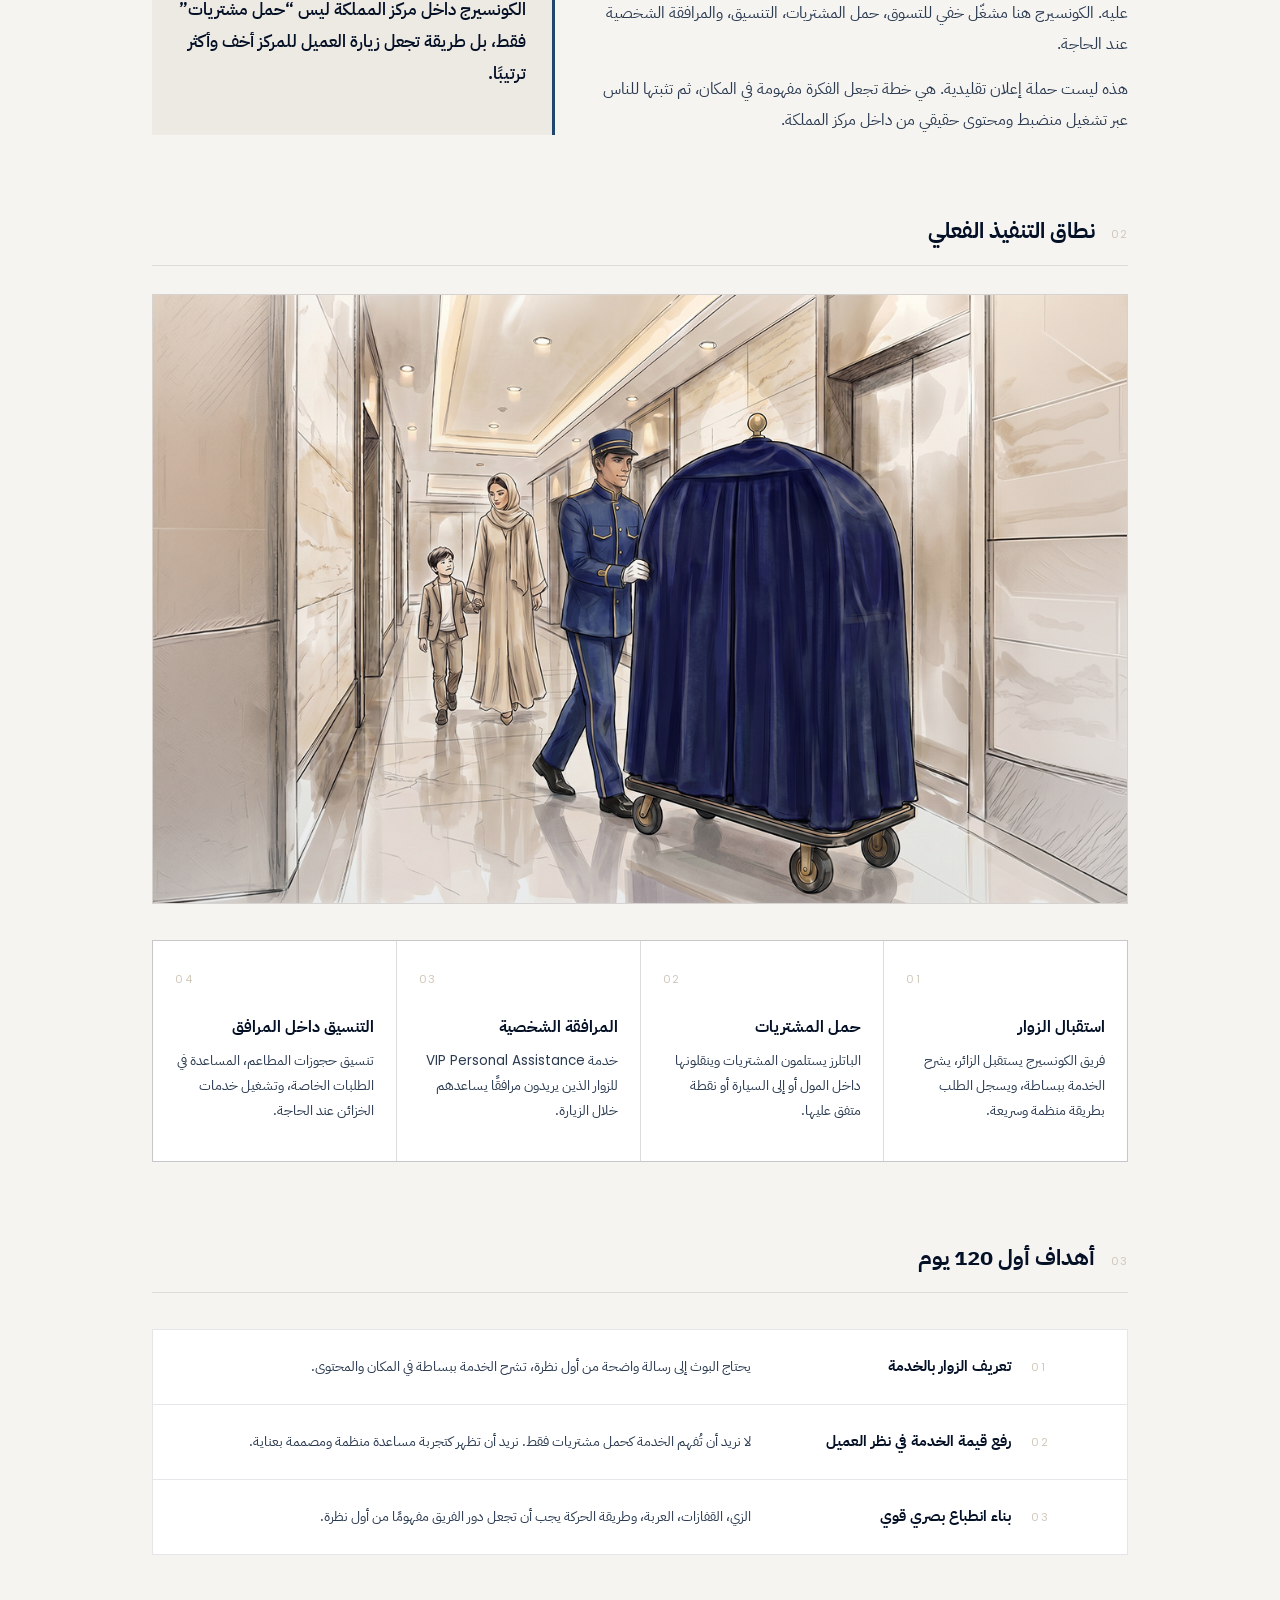
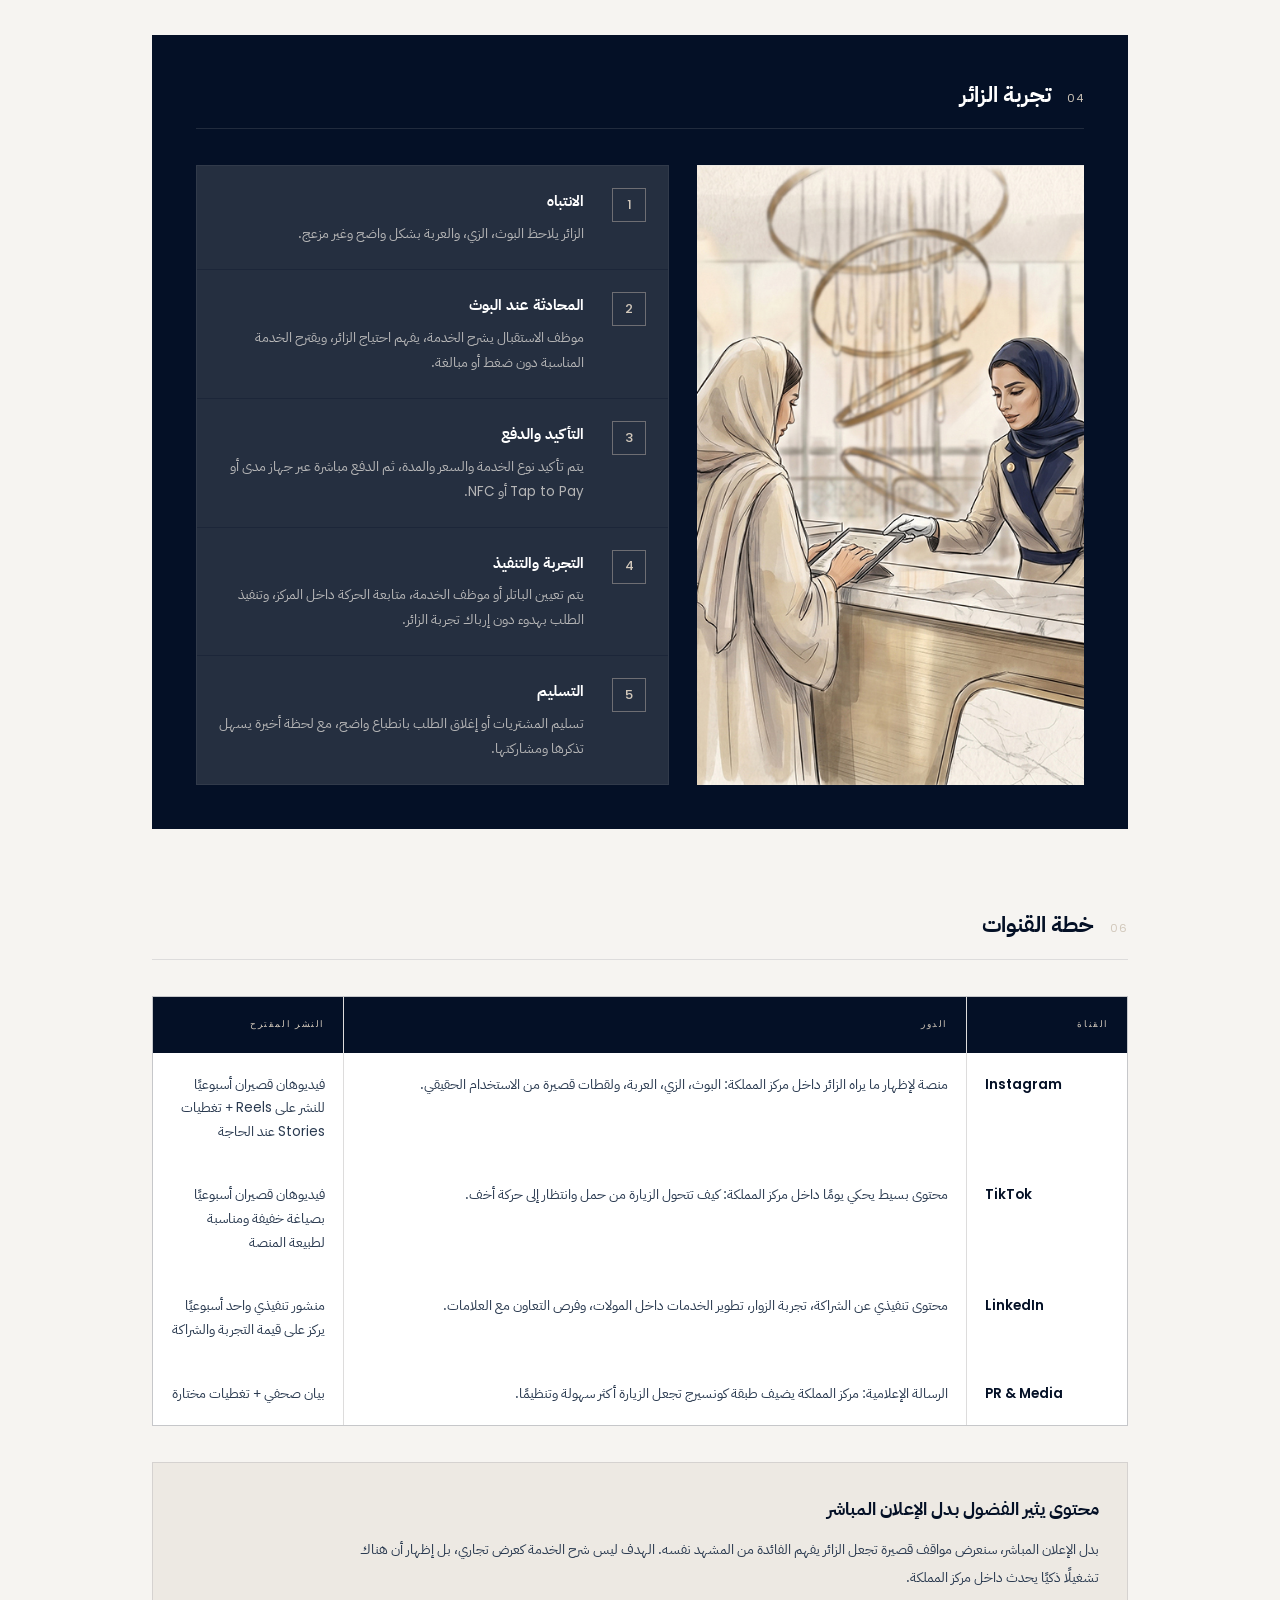
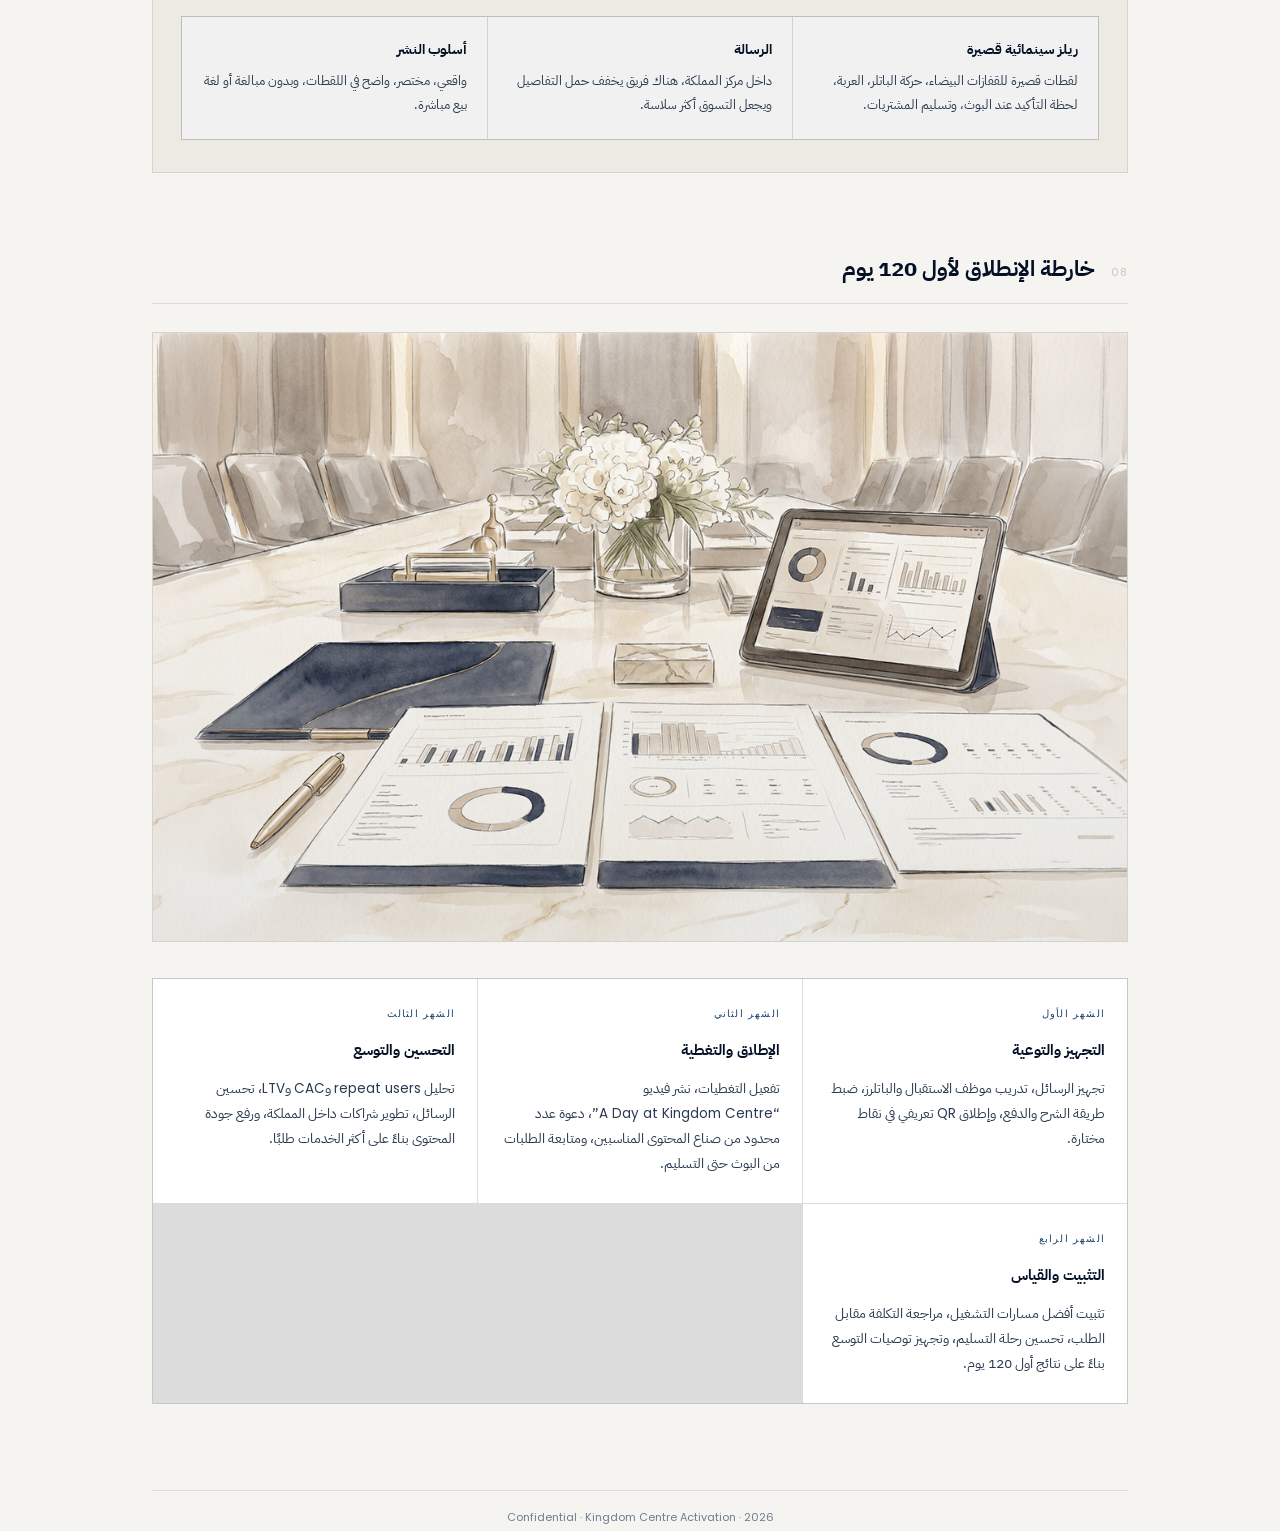
<file: marketing-plan/index.html>
<!DOCTYPE html>
<html lang="ar" dir="rtl">
<head>
  <meta charset="UTF-8" />
  <meta name="viewport" content="width=device-width, initial-scale=1.0" />
  <title>Kingdom Centre × Concierge Service | خطة تسويق تشغيلية</title>
  <link rel="preconnect" href="https://fonts.googleapis.com" />
  <link rel="preconnect" href="https://fonts.gstatic.com" crossorigin />
  <link href="https://fonts.googleapis.com/css2?family=IBM+Plex+Sans+Arabic:wght@300;400;500;600;700&family=Poppins:wght@300;400;500;600;700&display=swap" rel="stylesheet" />
  <link rel="stylesheet" href="/styles.css?v=header-baseline-20260601" />
  <script src="/scripts/shared-shell.js?v=header-lockup-20260528" defer></script>
</head>
<body>
  <div class="site-intro" aria-hidden="true">
    <div class="intro-lockup">
      <div class="intro-wosol-mark logo-block">
        <span class="logo-name">WOSOL</span>
        <span class="logo-sub">CONCIERGE</span>
      </div>
      <div class="intro-altanfeethi-mark">
        <img src="/assets/brand/altanfeethi-logo-navy.svg?v=altanfeethi-intro-20260721" alt="" />
      </div>
    </div>
    <div class="intro-line"></div>
    <p class="intro-title en">KINGDOM CENTRE ACTIVATION</p>
  </div>

  <div class="pattern-bg" aria-hidden="true"></div>

  <div class="page-wrapper">
    <div data-shell-header></div>
    <div data-shell-nav data-current-page="marketing-plan"></div>

    <main id="top">
      <div class="title-block">
        <span class="doc-label">Executive Document · Marketing Activation</span>
        <h1 class="page-title">خطة تسويق تشغيلية داخل مركز المملكة</h1>
      </div>

      <div class="hero-visual marketing-hero-visual" aria-label="Kingdom Centre concierge editorial visual">
        <figure class="visual-frame image-frame">
          <img src="/assets/booth-images/booth-01.jpg" alt="واجهة أمامية لبوث الكونسيرج داخل مركز المملكة" />
        </figure>
      </div>

      <div class="exec-summary">
        <span class="exec-label">Executive Summary</span>
        <p>
          هذه الخطة تجعل خدمة الكونسيرج جزءًا طبيعيًا من زيارة مركز المملكة:
          يعرفها الزائر في المكان، يفهم فائدتها بسرعة، ويطلبها دون شرح طويل.
          <strong>القيمة ليست في الإعلان عن الرفاهية، بل في يوم أخف يتولى فيه الفريق ما كان يربك الزائر.</strong>
        </p>
      </div>

      <nav class="doc-nav" aria-label="Document sections">
        <a href="#vision">الرؤية</a>
        <a href="#scope">نطاق التشغيل</a>
        <a href="#objectives">الأهداف</a>
        <a href="#experience">تجربة الزائر</a>
        <a href="#channels">القنوات</a>
        <a href="#roadmap">120 يوم</a>
      </nav>

      <section class="section" id="vision">
        <div class="section-header">
          <span class="section-num">01</span>
          <div>
            <h2 class="section-title">الرؤية التنفيذية</h2>
          </div>
        </div>

        <div class="section-body two-column">
          <div>
            <p>
              نريد أن يشعر زائر مركز المملكة أن هناك من يسهّل يومه داخل المركز دون أن يفرض نفسه عليه.
              الكونسيرج هنا مشغّل خفي للتسوق، حمل المشتريات، التنسيق، والمرافقة الشخصية عند الحاجة.
            </p>
            <p>
              هذه ليست حملة إعلان تقليدية. هي خطة تجعل الفكرة مفهومة في المكان،
              ثم تثبتها للناس عبر تشغيل منضبط ومحتوى حقيقي من داخل مركز المملكة.
            </p>
          </div>
          <aside class="insight-panel">
            <p>الكونسيرج داخل مركز المملكة ليس “حمل مشتريات” فقط، بل طريقة تجعل زيارة العميل للمركز أخف وأكثر ترتيبًا.</p>
          </aside>
        </div>
      </section>

      <section class="section" id="scope">
        <div class="section-header">
          <span class="section-num">02</span>
          <div>
            <h2 class="section-title">نطاق التنفيذ الفعلي</h2>
          </div>
        </div>

        <figure class="section-media">
          <img src="/assets/images-jpg/service-booth.jpg" alt="تفاصيل بوث خدمة الكونسيرج مع قفازات وملف خدمة باللون الكحلي" />
        </figure>

        <div class="strategy-grid four">
          <article class="strategy-card">
            <span class="card-num">01</span>
            <h3 class="card-title">استقبال الزوار</h3>
            <p class="card-desc">فريق الكونسيرج يستقبل الزائر، يشرح الخدمة ببساطة، ويسجل الطلب بطريقة منظمة وسريعة.</p>
          </article>
          <article class="strategy-card">
            <span class="card-num">02</span>
            <h3 class="card-title">حمل المشتريات</h3>
            <p class="card-desc">الباتلرز يستلمون المشتريات وينقلونها داخل المول أو إلى السيارة أو نقطة متفق عليها.</p>
          </article>
          <article class="strategy-card">
            <span class="card-num">03</span>
            <h3 class="card-title">المرافقة الشخصية</h3>
            <p class="card-desc">خدمة <bdi class="en-term">VIP Personal Assistance</bdi> للزوار الذين يريدون مرافقًا يساعدهم خلال الزيارة.</p>
          </article>
          <article class="strategy-card">
            <span class="card-num">04</span>
            <h3 class="card-title">التنسيق داخل المرافق</h3>
            <p class="card-desc">تنسيق حجوزات المطاعم، المساعدة في الطلبات الخاصة، وتشغيل خدمات الخزائن عند الحاجة.</p>
          </article>
        </div>
      </section>

      <section class="section" id="objectives">
        <div class="section-header">
          <span class="section-num">03</span>
          <div>
            <h2 class="section-title">أهداف أول 120 يوم</h2>
          </div>
        </div>

        <div class="objectives-list">
          <div class="objective-row">
            <span class="row-num en">01</span>
            <h3>تعريف الزوار بالخدمة</h3>
            <p>يحتاج البوث إلى رسالة واضحة من أول نظرة، تشرح الخدمة ببساطة في المكان والمحتوى.</p>
          </div>
          <div class="objective-row">
            <span class="row-num en">02</span>
            <h3>رفع قيمة الخدمة في نظر العميل</h3>
            <p>لا نريد أن تُفهم الخدمة كحمل مشتريات فقط. نريد أن تظهر كتجربة مساعدة منظمة ومصممة بعناية.</p>
          </div>
          <div class="objective-row">
            <span class="row-num en">03</span>
            <h3>بناء انطباع بصري قوي</h3>
            <p>الزي، القفازات، العربة، وطريقة الحركة يجب أن تجعل دور الفريق مفهومًا من أول نظرة.</p>
          </div>
        </div>
      </section>

      <section class="section navy-section" id="experience">
        <div class="section-header dark-header">
          <span class="section-num">04</span>
          <div>
            <h2 class="section-title">تجربة الزائر</h2>
          </div>
        </div>

        <div class="journey-layout">
          <figure class="visual-frame image-frame visitor-journey-frame">
            <img src="/assets/images-jpg/visitor-journey.jpg" alt="تسليم منظم لمشتريات زائر داخل مركز المملكة" />
          </figure>
          <div class="journey-steps">
            <div class="journey-step">
              <b class="en">1</b>
              <div>
                <h3>الانتباه</h3>
                <p>الزائر يلاحظ البوث، الزي، والعربة بشكل واضح وغير مزعج.</p>
              </div>
            </div>
            <div class="journey-step">
              <b class="en">2</b>
              <div>
                <h3>المحادثة عند البوث</h3>
                <p>موظف الاستقبال يشرح الخدمة، يفهم احتياج الزائر، ويقترح الخدمة المناسبة دون ضغط أو مبالغة.</p>
              </div>
            </div>
            <div class="journey-step">
              <b class="en">3</b>
              <div>
                <h3>التأكيد والدفع</h3>
                <p>يتم تأكيد نوع الخدمة والسعر والمدة، ثم الدفع مباشرة عبر جهاز مدى أو <bdi class="en-term">Tap to Pay</bdi> أو <bdi class="en-term">NFC</bdi>.</p>
              </div>
            </div>
            <div class="journey-step">
              <b class="en">4</b>
              <div>
                <h3>التجربة والتنفيذ</h3>
                <p>يتم تعيين الباتلر أو موظف الخدمة، متابعة الحركة داخل المركز، وتنفيذ الطلب بهدوء دون إرباك تجربة الزائر.</p>
              </div>
            </div>
            <div class="journey-step">
              <b class="en">5</b>
              <div>
                <h3>التسليم</h3>
                <p>تسليم المشتريات أو إغلاق الطلب بانطباع واضح، مع لحظة أخيرة يسهل تذكرها ومشاركتها.</p>
              </div>
            </div>
          </div>
        </div>
      </section>

      <section class="section" id="channels">
        <div class="section-header">
          <span class="section-num">06</span>
          <div>
            <h2 class="section-title">خطة القنوات</h2>
          </div>
        </div>

        <div class="channel-table">
          <div class="channel-row header-row">
            <div>القناة</div>
            <div>الدور</div>
            <div>النشر المقترح</div>
          </div>
          <div class="channel-row">
            <div class="channel-name en">Instagram</div>
            <div>منصة لإظهار ما يراه الزائر داخل مركز المملكة: البوث، الزي، العربة، ولقطات قصيرة من الاستخدام الحقيقي.</div>
            <div>فيديوهان قصيران أسبوعيًا للنشر على <bdi class="en-term">Reels</bdi> + تغطيات <bdi class="en-term">Stories</bdi> عند الحاجة</div>
          </div>
          <div class="channel-row">
            <div class="channel-name en">TikTok</div>
            <div>محتوى بسيط يحكي يومًا داخل مركز المملكة: كيف تتحول الزيارة من حمل وانتظار إلى حركة أخف.</div>
            <div>فيديوهان قصيران أسبوعيًا بصياغة خفيفة ومناسبة لطبيعة المنصة</div>
          </div>
          <div class="channel-row">
            <div class="channel-name en">LinkedIn</div>
            <div>محتوى تنفيذي عن الشراكة، تجربة الزوار، تطوير الخدمات داخل المولات، وفرص التعاون مع العلامات.</div>
            <div>منشور تنفيذي واحد أسبوعيًا يركز على قيمة التجربة والشراكة</div>
          </div>
          <div class="channel-row">
            <div class="channel-name en">PR & Media</div>
            <div>الرسالة الإعلامية: مركز المملكة يضيف طبقة كونسيرج تجعل الزيارة أكثر سهولة وتنظيمًا.</div>
            <div>بيان صحفي + تغطيات مختارة</div>
          </div>
        </div>

        <div class="content-strategy-block">
          <h3>محتوى يثير الفضول بدل الإعلان المباشر</h3>
          <p>
            بدل الإعلان المباشر، سنعرض مواقف قصيرة تجعل الزائر يفهم الفائدة من المشهد نفسه.
            الهدف ليس شرح الخدمة كعرض تجاري، بل إظهار أن هناك تشغيلًا ذكيًا يحدث داخل مركز المملكة.
          </p>

          <div class="mini-grid">
            <article>
              <strong>ريلز سينمائية قصيرة</strong>
              <p>لقطات قصيرة للقفازات البيضاء، حركة الباتلر، العربة، لحظة التأكيد عند البوث، وتسليم المشتريات.</p>
            </article>
            <article>
              <strong>الرسالة</strong>
              <p>داخل مركز المملكة، هناك فريق يخفف حمل التفاصيل ويجعل التسوق أكثر سلاسة.</p>
            </article>
            <article>
              <strong>أسلوب النشر</strong>
              <p>واقعي، مختصر، واضح في اللقطات، وبدون مبالغة أو لغة بيع مباشرة.</p>
            </article>
          </div>
        </div>
      </section>

      <section class="section" id="roadmap">
        <div class="section-header">
          <span class="section-num">08</span>
          <div>
            <h2 class="section-title">خارطة الإنطلاق لأول 120 يوم</h2>
          </div>
        </div>

        <figure class="section-media">
          <img src="/assets/images-jpg/roadmap-kpi.jpg" alt="طاولة تنفيذية لخطة وقياس أداء خدمة الكونسيرج بأوراق وملف كحلي" />
        </figure>

        <div class="roadmap">
          <article>
            <span class="roadmap-month">الشهر الأول</span>
            <h3>التجهيز والتوعية</h3>
            <p>تجهيز الرسائل، تدريب موظف الاستقبال والباتلرز، ضبط طريقة الشرح والدفع، وإطلاق <bdi class="en-term">QR</bdi> تعريفي في نقاط مختارة.</p>
          </article>
          <article>
            <span class="roadmap-month">الشهر الثاني</span>
            <h3>الإطلاق والتغطية</h3>
            <p>تفعيل التغطيات، نشر فيديو “<bdi class="en-term">A Day at Kingdom Centre</bdi>”، دعوة عدد محدود من صناع المحتوى المناسبين، ومتابعة الطلبات من البوث حتى التسليم.</p>
          </article>
          <article>
            <span class="roadmap-month">الشهر الثالث</span>
            <h3>التحسين والتوسع</h3>
            <p>تحليل <bdi class="en-term">repeat users</bdi> و<bdi class="en-term">CAC</bdi> و<bdi class="en-term">LTV</bdi>، تحسين الرسائل، تطوير شراكات داخل المملكة، ورفع جودة المحتوى بناءً على أكثر الخدمات طلبًا.</p>
          </article>
          <article>
            <span class="roadmap-month">الشهر الرابع</span>
            <h3>التثبيت والقياس</h3>
            <p>تثبيت أفضل مسارات التشغيل، مراجعة التكلفة مقابل الطلب، تحسين رحلة التسليم، وتجهيز توصيات التوسع بناءً على نتائج أول 120 يوم.</p>
          </article>
        </div>
      </section>

    </main>

    <div data-shell-footer data-footer-meta="Confidential · Kingdom Centre Activation · 2026"></div>
  </div>

  <a class="back-btn" href="#top" aria-label="Back to top">↑</a>
  <button class="history-back-btn" type="button" aria-label="Back" onclick="location.href='/'">→</button>
</body>
</html>
</file>
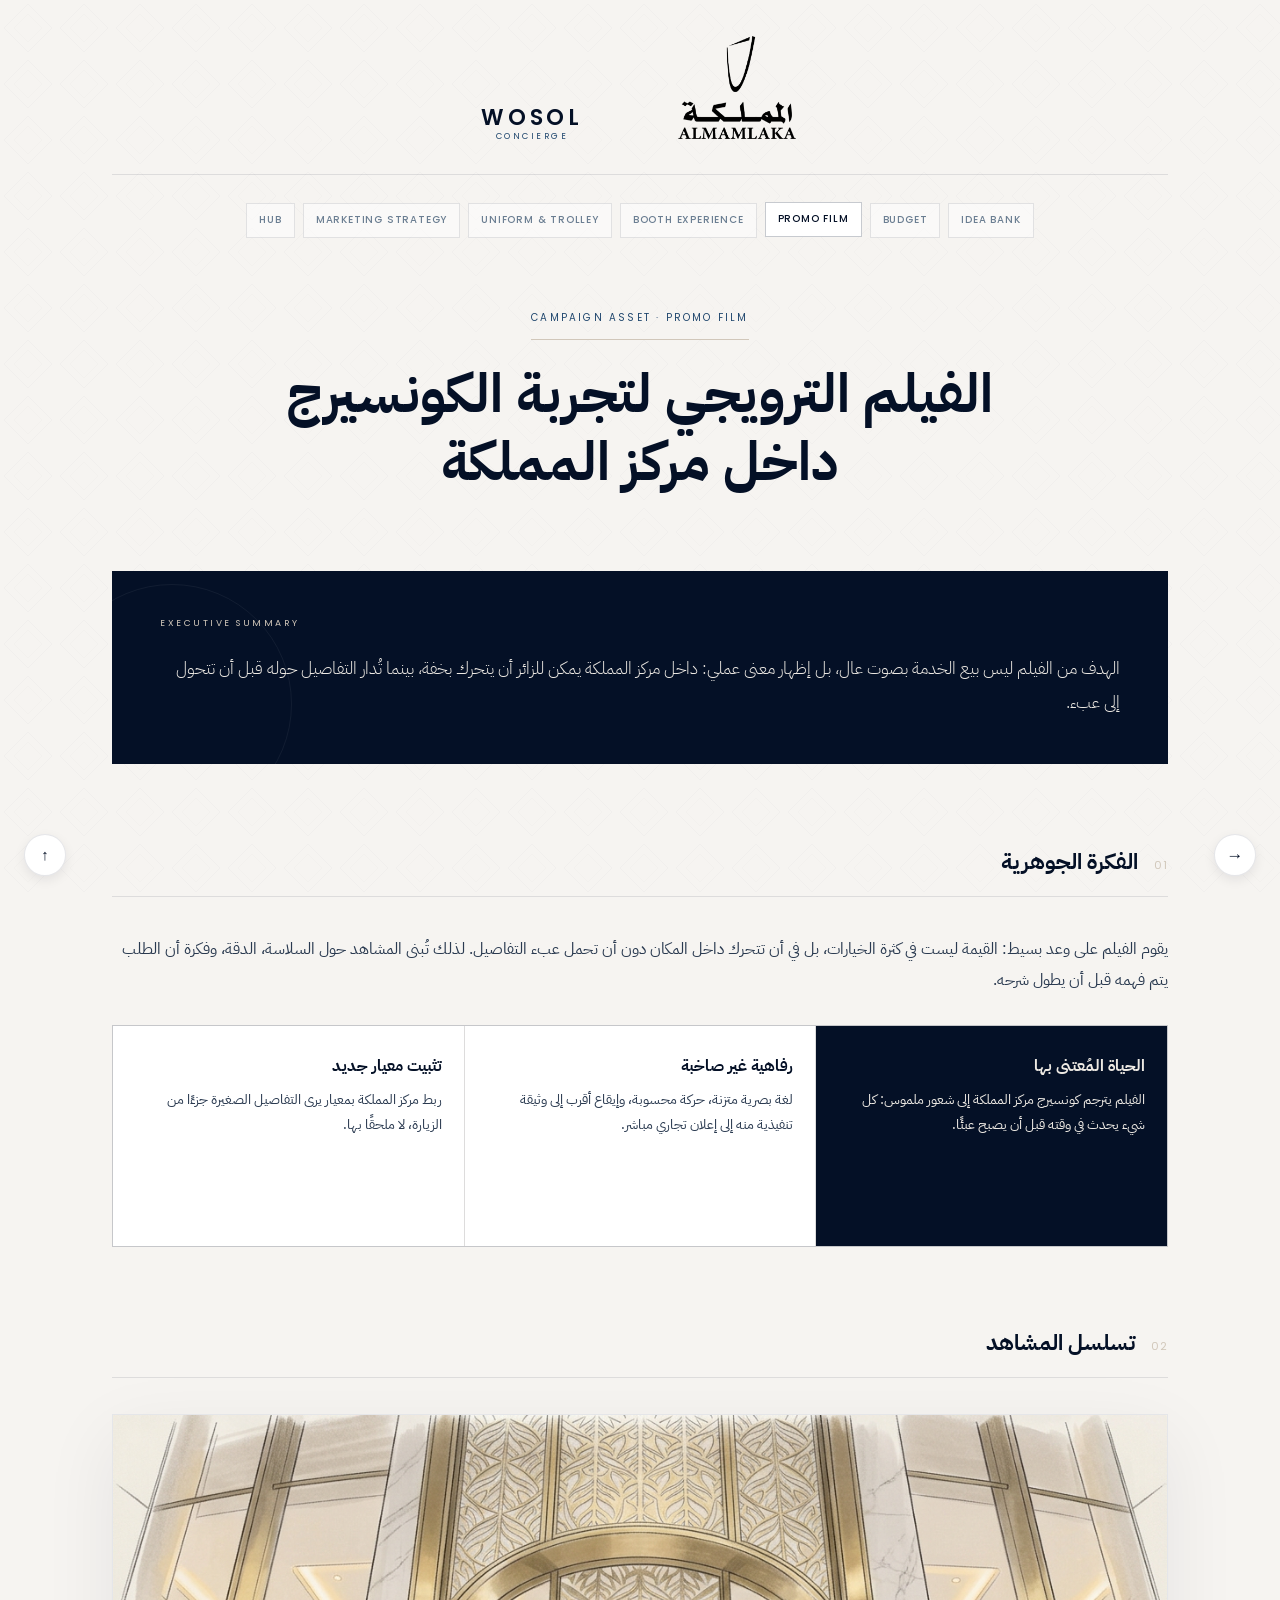
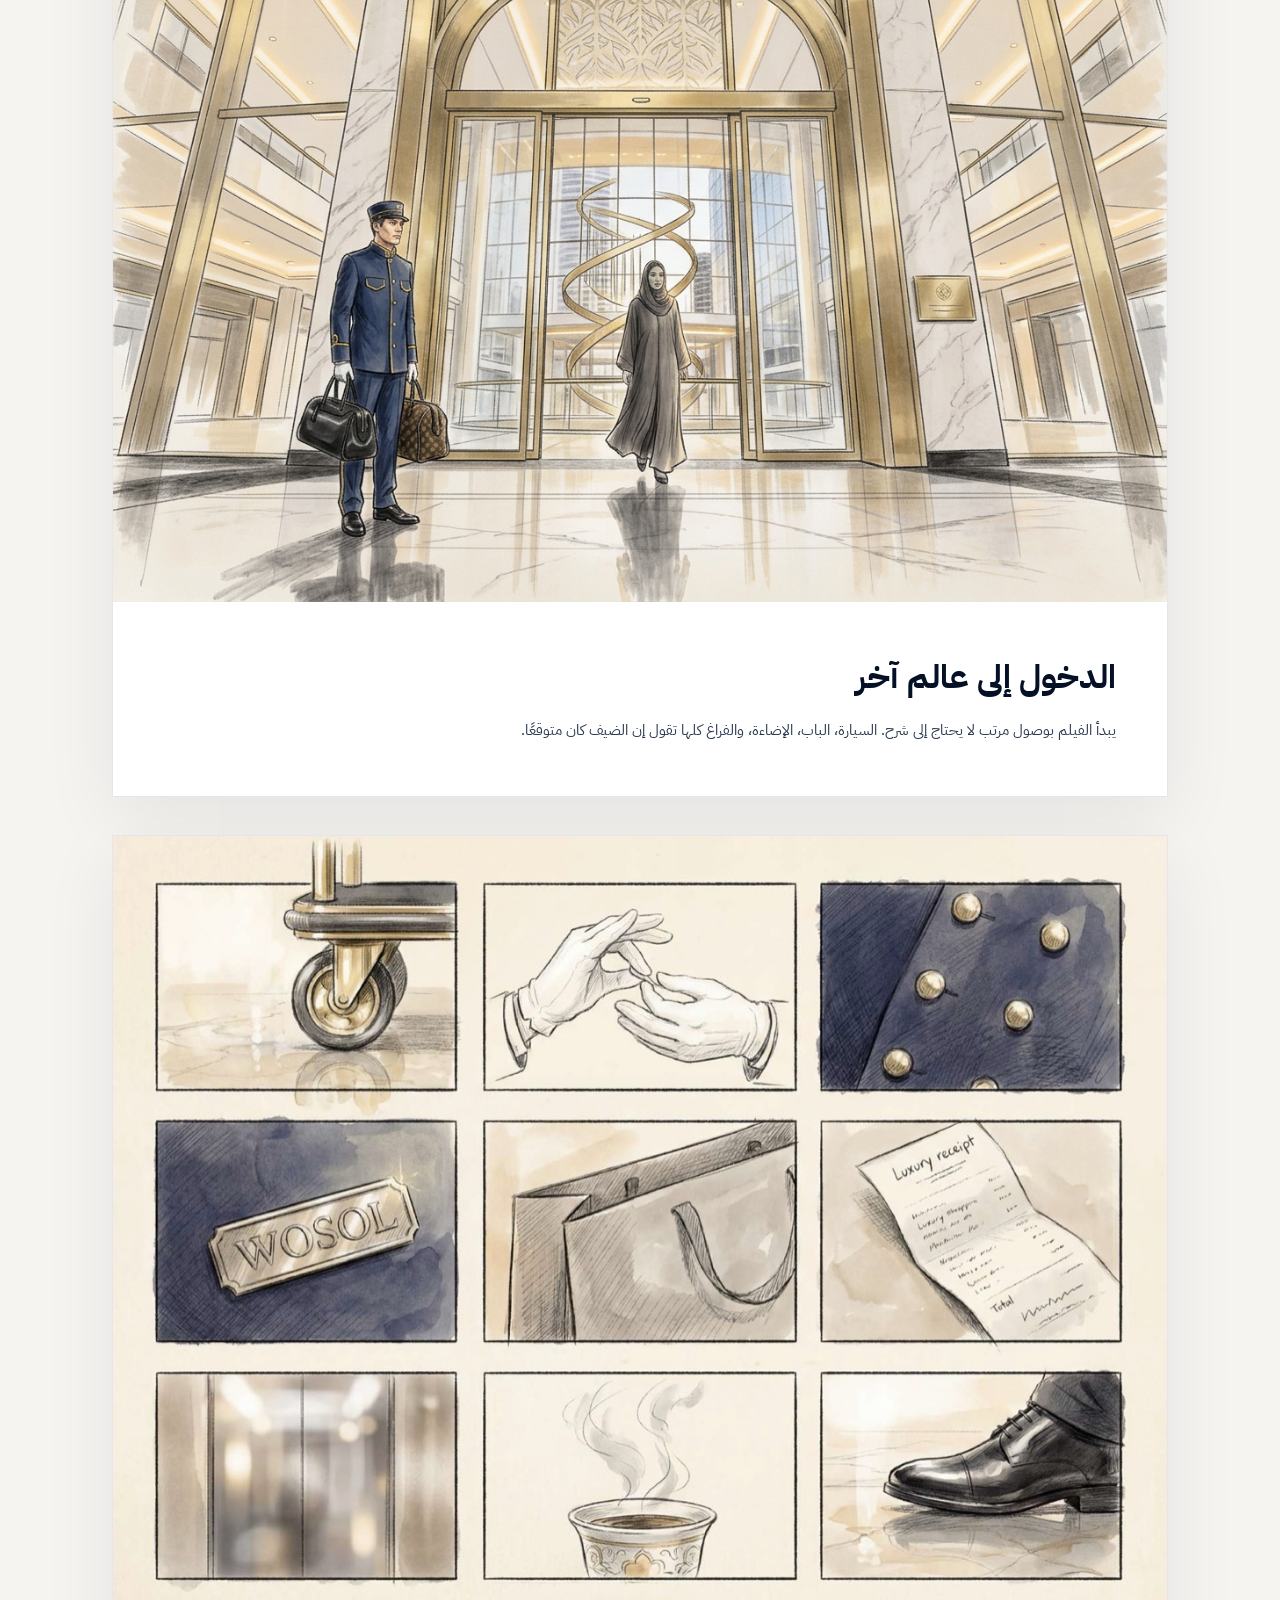
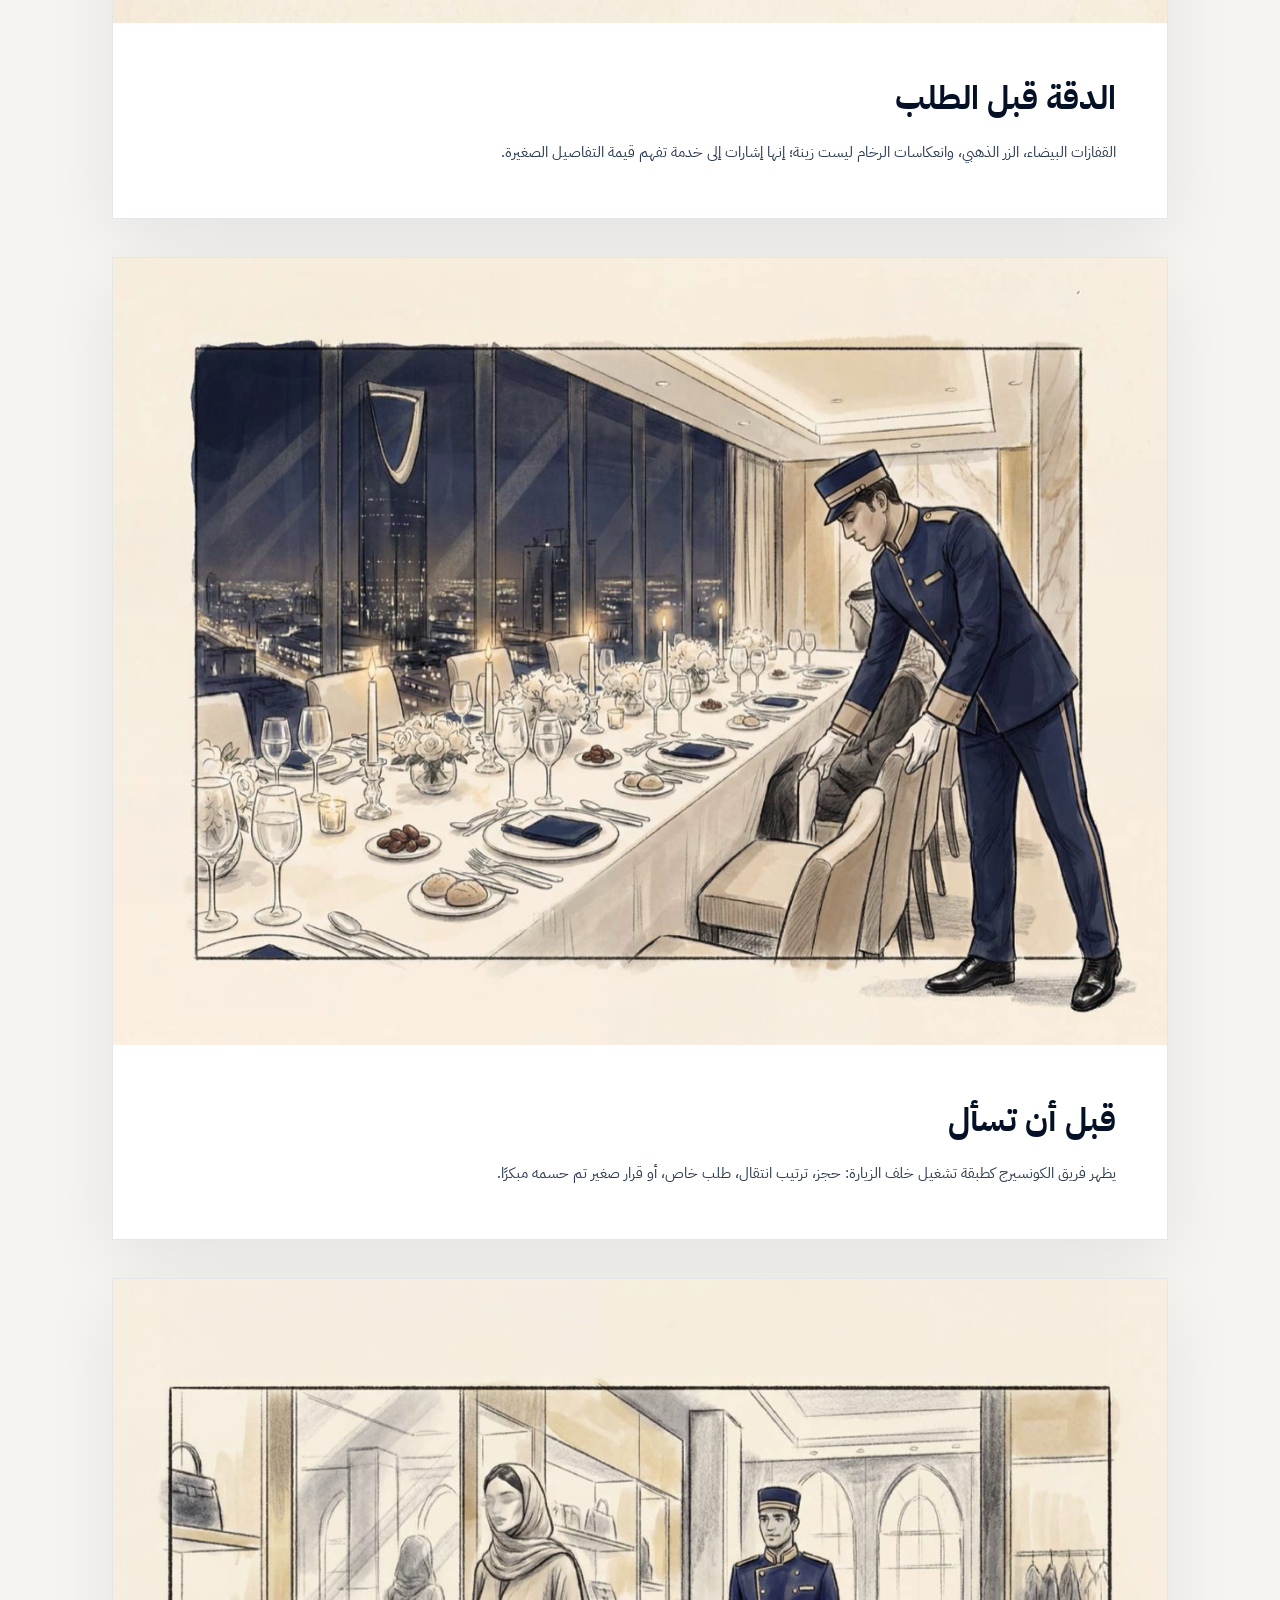
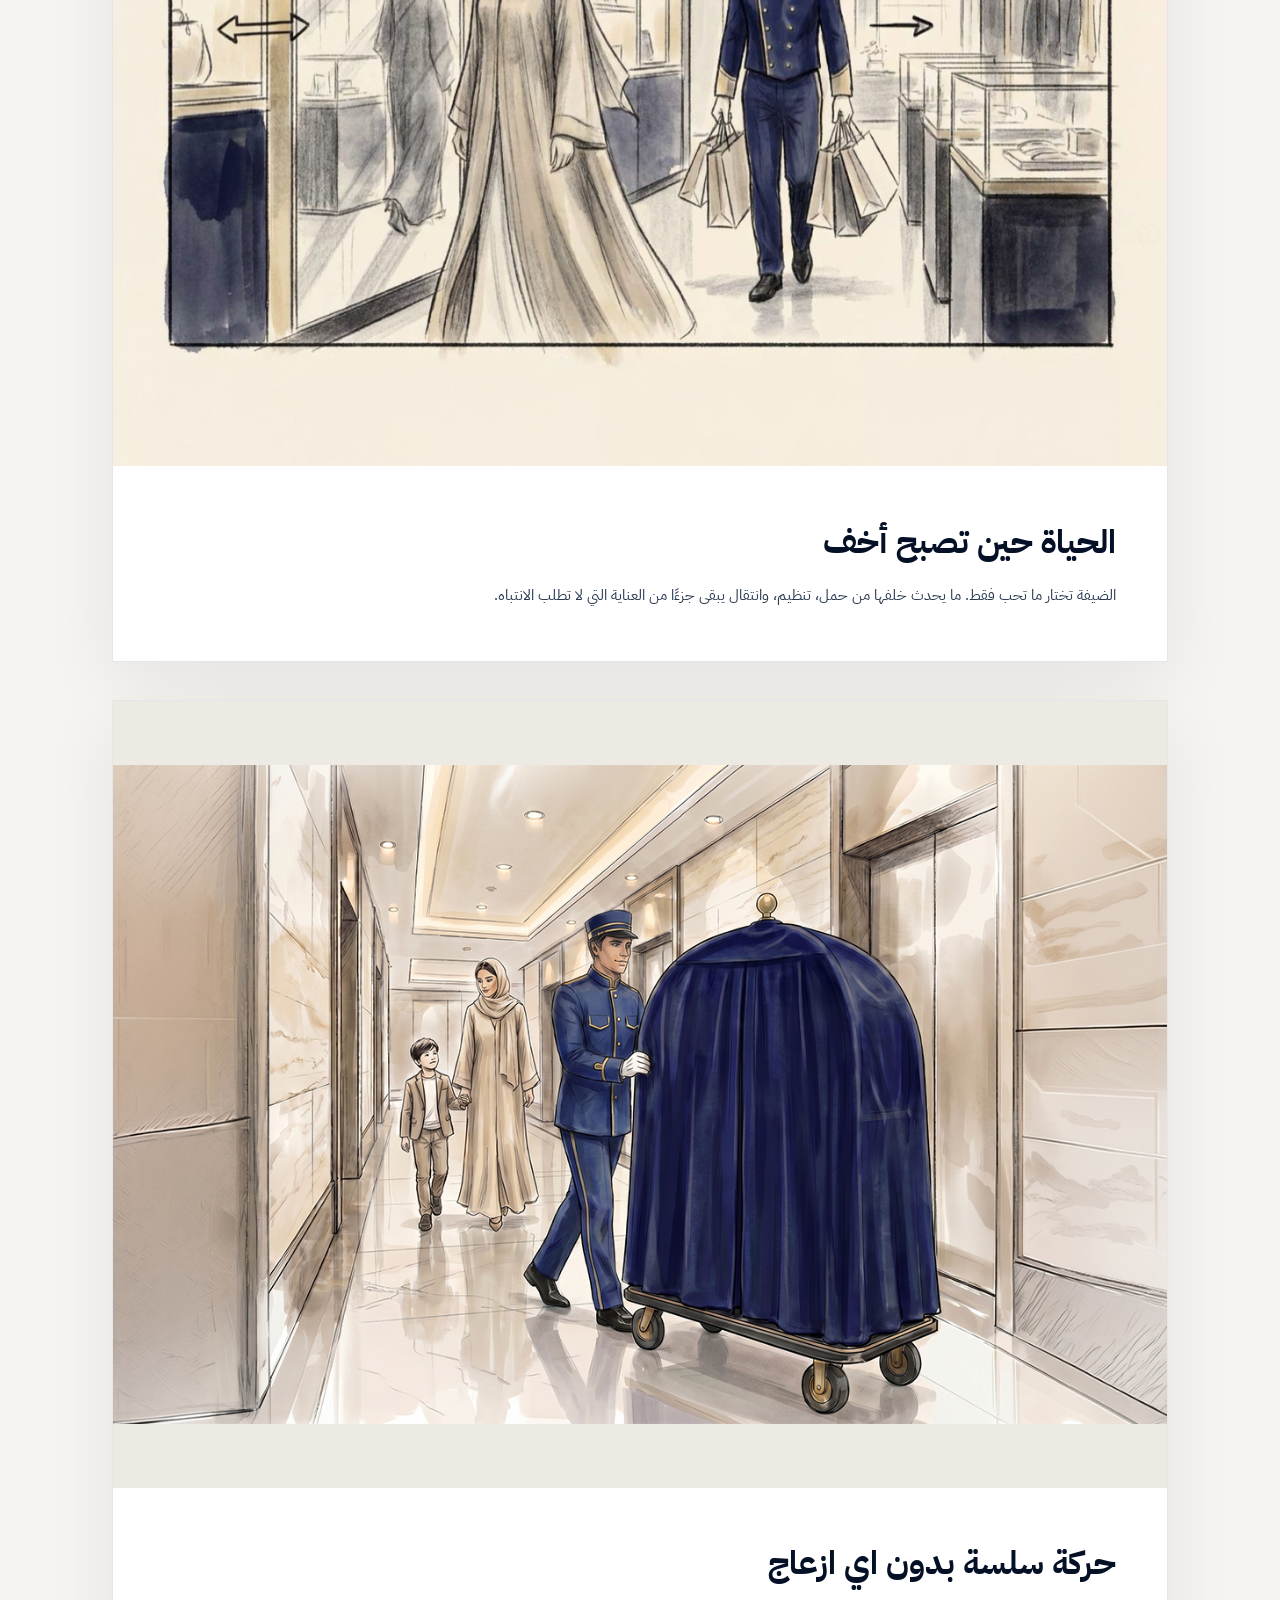
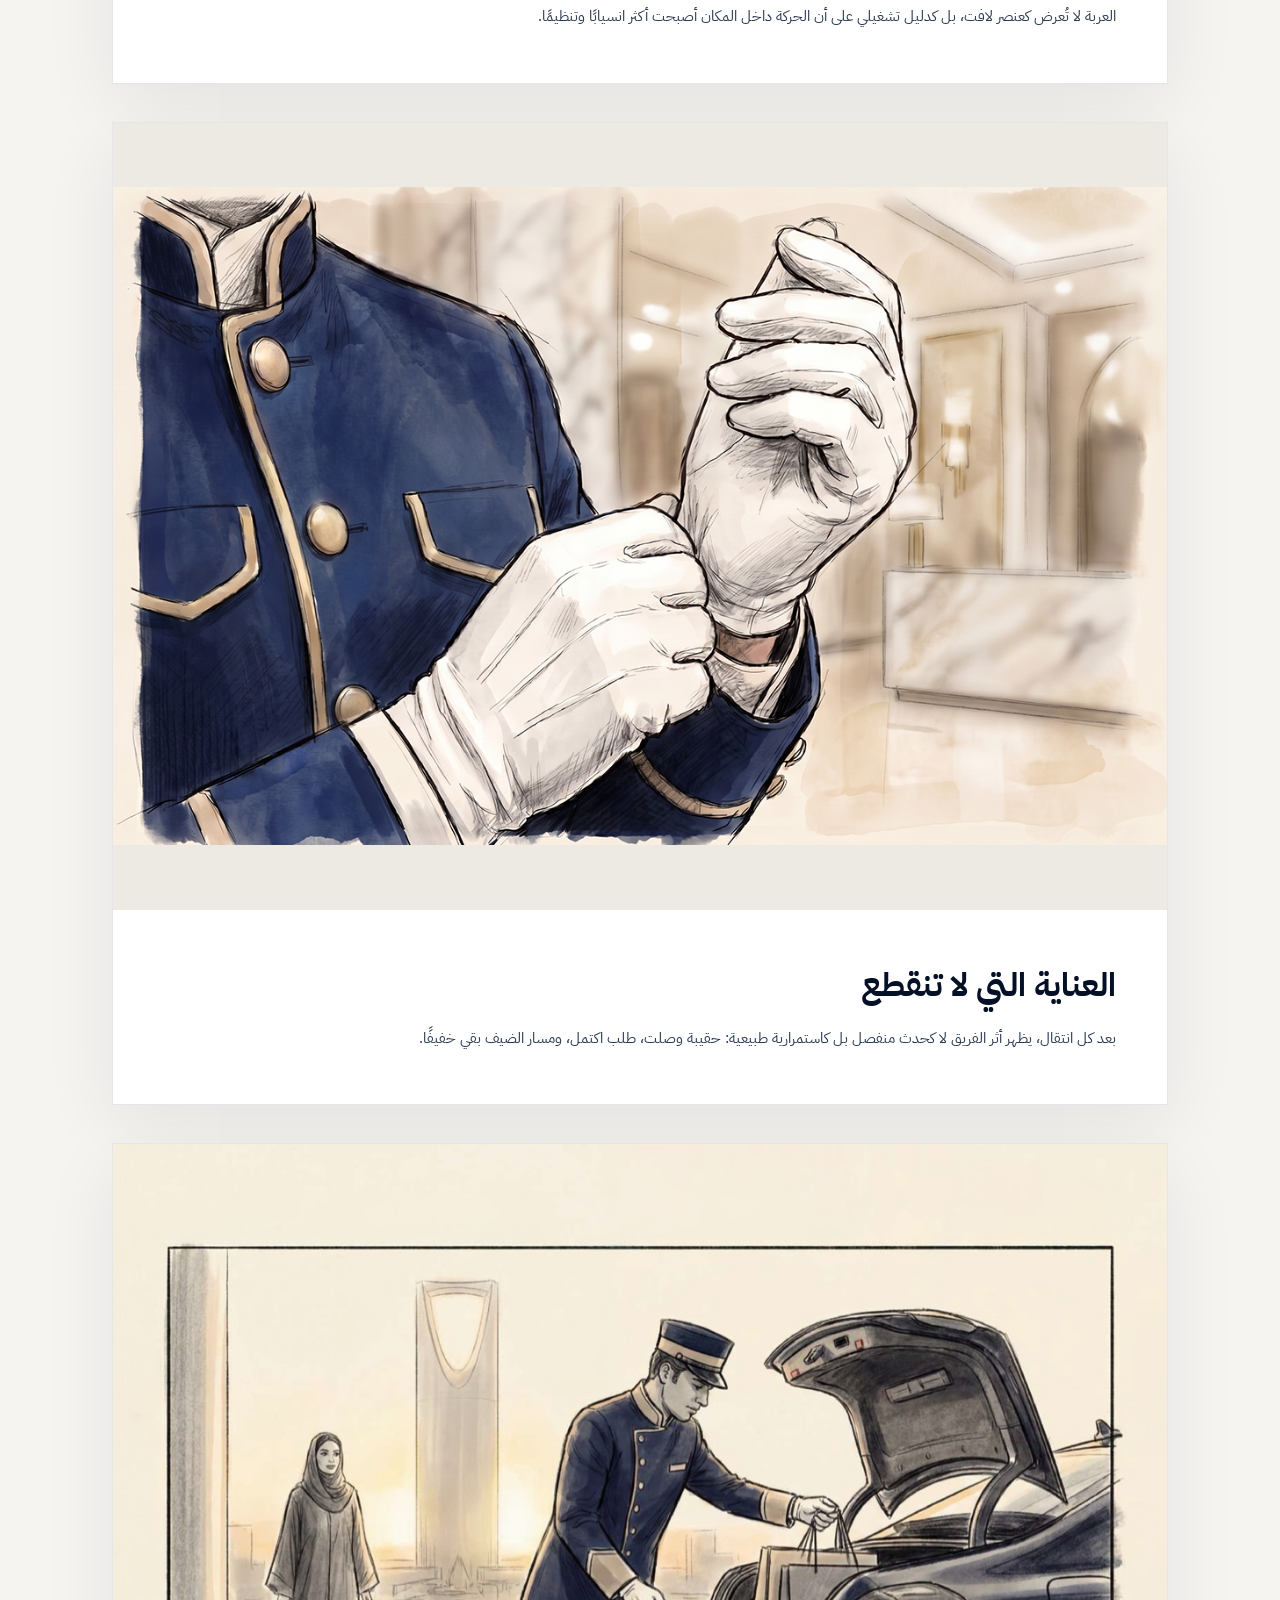
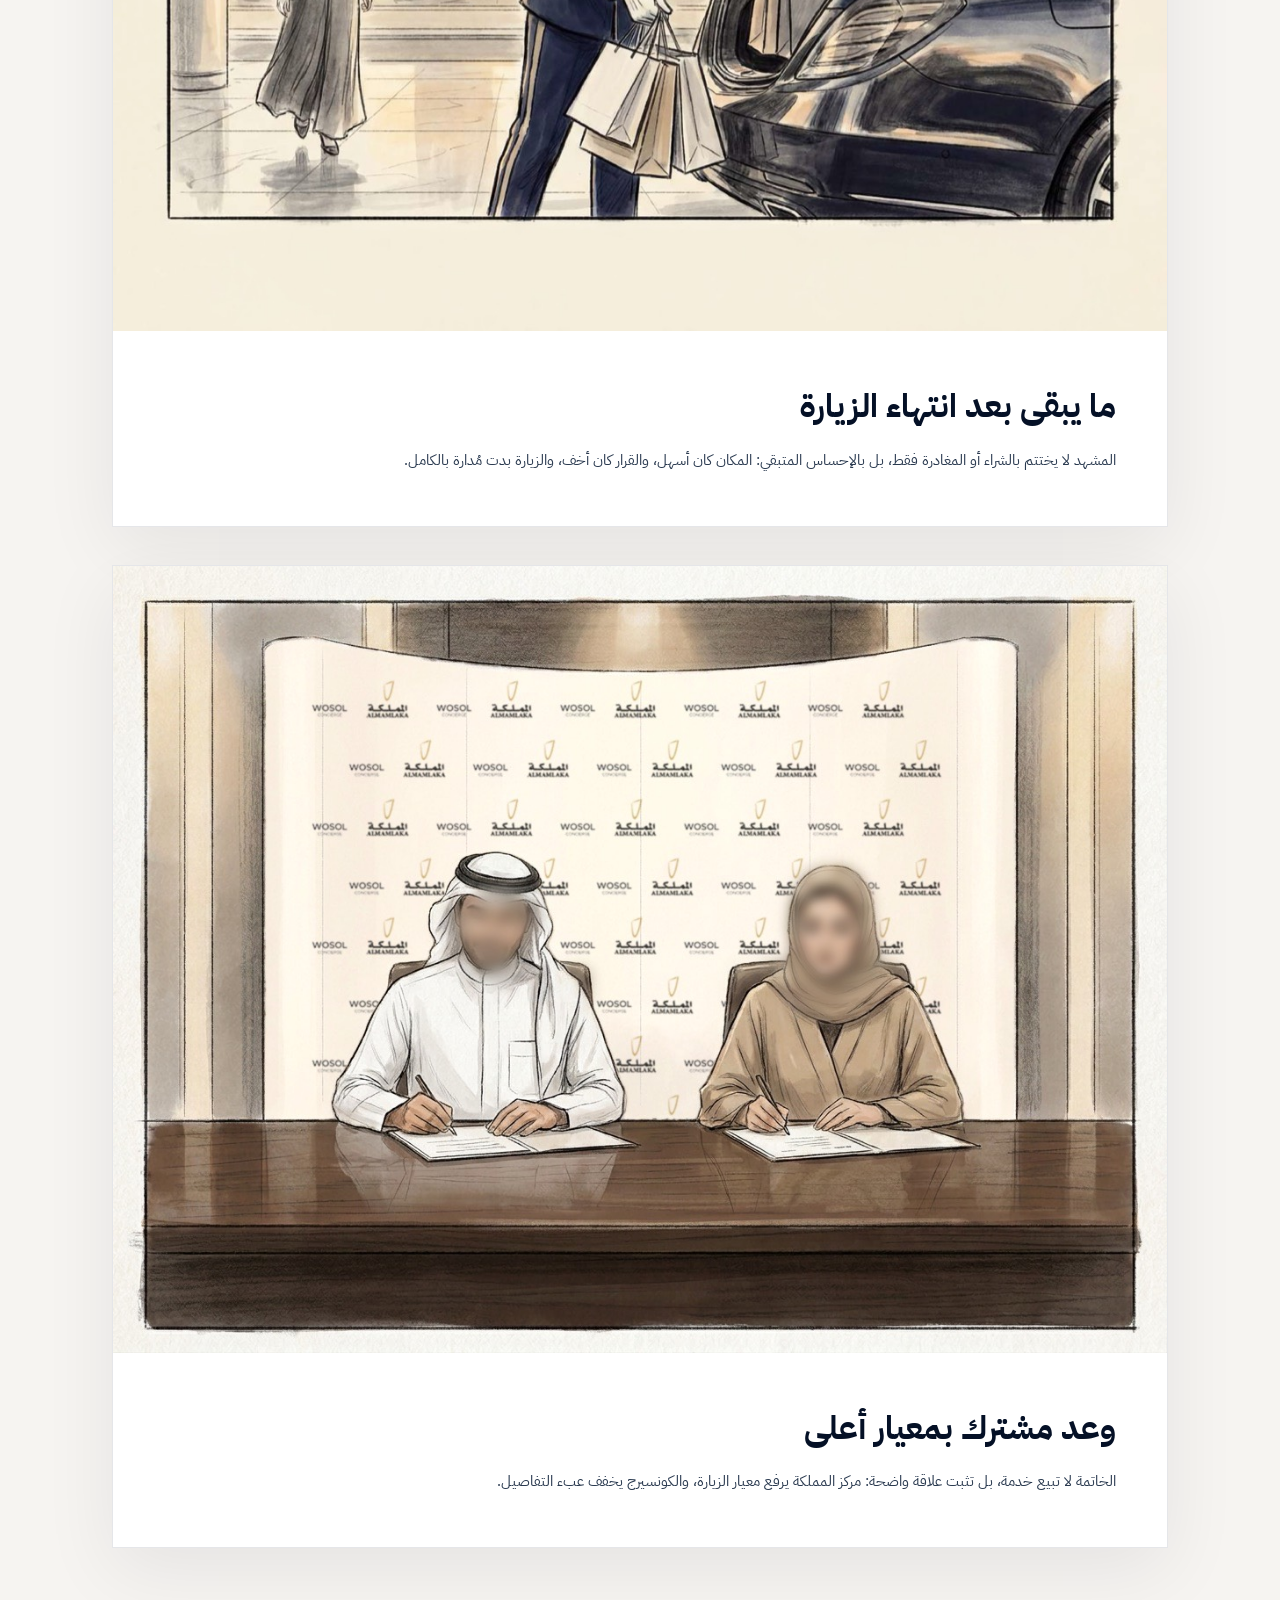
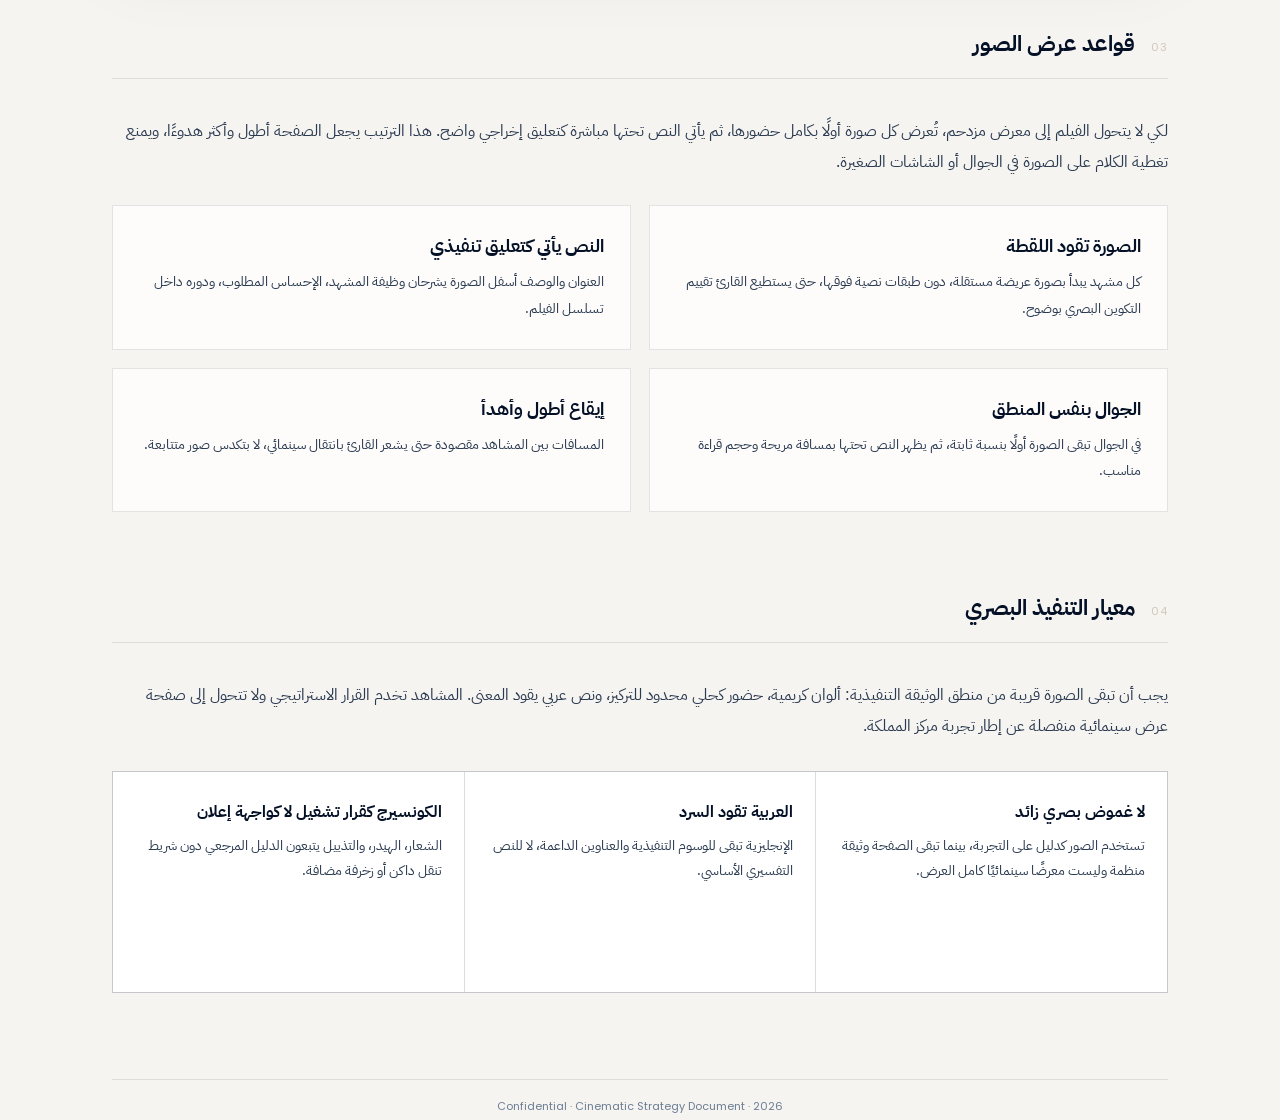
<file: promo-film/index.html>
<!DOCTYPE html>
<html lang="ar" dir="rtl">
<head>
  <meta charset="UTF-8" />
  <meta name="viewport" content="width=device-width, initial-scale=1.0" />
  <title>Kingdom Centre × WOSOL Concierge | الفيلم الترويجي</title>
  <link rel="preconnect" href="https://fonts.googleapis.com" />
  <link rel="preconnect" href="https://fonts.gstatic.com" crossorigin />
  <link href="https://fonts.googleapis.com/css2?family=IBM+Plex+Sans+Arabic:wght@300;400;500;600;700&family=Poppins:wght@300;400;500;600;700&display=swap" rel="stylesheet" />
  <link rel="stylesheet" href="/styles.css?v=header-baseline-20260601" />
  <link rel="preload" as="image" href="/assets/promo-images/arrival-world.png" />
  <script src="/scripts/shared-shell.js?v=header-lockup-20260528" defer></script>
  <style>
    .promo-page .page-wrapper {
      max-width: 1120px;
    }

    .promo-page .title-block {
      margin-bottom: 76px;
      text-align: center;
    }

    .promo-page .page-title {
      max-width: 760px;
      margin-inline: auto;
      font-size: clamp(34px, 5vw, 54px);
      line-height: 1.25;
      white-space: normal;
    }

    .promo-page .exec-summary {
      margin-bottom: 82px;
    }

    .promo-page .strategy-grid {
      grid-template-columns: repeat(3, minmax(0, 1fr));
      margin-top: 30px;
    }

    .promo-page .strategy-card.featured {
      background: var(--navy-deep);
      color: var(--beige-warm);
    }

    .promo-page .strategy-card.featured .card-title,
    .promo-page .strategy-card.featured .card-desc {
      color: inherit;
    }

    .scene-list {
      display: grid;
      gap: 38px;
    }

    .scene-card {
      display: grid;
      grid-template-columns: 1fr;
      overflow: hidden;
      padding: 0;
      border: 1px solid var(--border);
      background: #fff;
      box-shadow: 0 22px 70px rgba(4, 16, 38, 0.07);
    }

    .scene-card img {
      display: block;
      width: 100%;
      height: auto;
      aspect-ratio: 1200 / 896;
      object-fit: contain;
      background: var(--beige-warm);
    }

    .scene-copy {
      align-self: center;
      min-width: 0;
      padding: clamp(28px, 4vw, 52px);
    }

    .scene-tag,
    .scene-feeling {
      font-family: 'Poppins', sans-serif;
      direction: ltr;
      text-align: left;
      text-transform: uppercase;
    }

    .scene-tag {
      display: block;
      margin-bottom: 14px;
      color: var(--beige-sand);
      font-size: 10px;
      letter-spacing: 0.18em;
    }

    .scene-copy h3 {
      margin-bottom: 14px;
      color: var(--navy-deep);
      font-size: clamp(22px, 2.6vw, 34px);
      font-weight: 700;
      line-height: 1.45;
    }

    .scene-copy p {
      color: var(--text-body);
      font-size: 15px;
      line-height: 2;
    }

    .scene-feeling {
      display: inline-block;
      margin-top: 16px;
      color: var(--navy-light);
      font-size: 10px;
      letter-spacing: 0.12em;
    }

    .production-grid {
      display: grid;
      grid-template-columns: repeat(2, minmax(0, 1fr));
      gap: 18px;
      margin-top: 28px;
    }

    .production-note {
      padding: 26px;
      border: 1px solid var(--border);
      background: rgba(255, 255, 255, 0.72);
    }

    .production-note h3 {
      margin-bottom: 10px;
      color: var(--navy-deep);
      font-size: 18px;
      line-height: 1.5;
    }

    .production-note p {
      color: var(--text-body);
      font-size: 14px;
      line-height: 1.9;
    }

    @media (max-width: 900px) {
      .promo-page .strategy-grid {
        grid-template-columns: 1fr;
      }

      .scene-card {
        grid-template-columns: 1fr;
      }

      .scene-copy {
        padding: 28px 24px 32px;
      }

      .production-grid {
        grid-template-columns: 1fr;
      }
    }

    @media (max-width: 560px) {
      .promo-page .page-wrapper {
        padding-inline: 18px;
      }

      .promo-page .title-block {
        margin-bottom: 54px;
      }

      .promo-page .page-title {
        font-size: clamp(31px, 9vw, 44px);
      }

      .promo-page .exec-summary {
        margin-bottom: 62px;
      }

      .scene-list {
        gap: 28px;
      }

      .scene-copy {
        padding: 24px 20px 28px;
      }

      .scene-tag,
      .scene-feeling {
        letter-spacing: 0.1em;
        white-space: normal;
      }

      .scene-copy h3 {
        font-size: 24px;
      }

      .scene-copy p {
        font-size: 14px;
        line-height: 1.9;
      }
    }
  </style>
</head>
<body class="promo-page">
  <div class="pattern-bg" aria-hidden="true"></div>

  <div class="page-wrapper">
    <header class="site-header">
      <div class="header-brand-lockup">
        <a class="logo-block" href="/" aria-label="WOSOL Concierge">
          <span class="logo-name">WOSOL</span>
          <span class="logo-sub">CONCIERGE</span>
        </a>
        <a class="header-kingdom-logo" href="/" aria-label="Kingdom Centre">
          <img src="/assets/brand/almamlaka-logo-cropped.png?v=kingdom-logo-baseline" alt="" />
        </a>
      </div>
    </header>
    <div data-shell-nav data-current-page="promo-film"></div>

    <main id="top">
      <div class="title-block">
        <span class="doc-label">Campaign Asset · Promo Film</span>
        <h1 class="page-title">الفيلم الترويجي لتجربة الكونسيرج داخل مركز المملكة</h1>
      </div>

      <div class="exec-summary">
        <span class="exec-label">Executive Summary</span>
        <p>
          الهدف من الفيلم ليس بيع الخدمة بصوت عال، بل إظهار معنى عملي:
          داخل مركز المملكة يمكن للزائر أن يتحرك بخفة، بينما تُدار التفاصيل حوله قبل أن تتحول إلى عبء.
        </p>
      </div>

      <section class="section">
        <div class="section-header">
          <span class="section-num">01</span>
          <div>
            <h2 class="section-title">الفكرة الجوهرية</h2>
          </div>
        </div>
        <div class="section-body">
          <p>
            يقوم الفيلم على وعد بسيط: القيمة ليست في كثرة الخيارات، بل في أن تتحرك داخل المكان دون أن تحمل عبء التفاصيل.
            لذلك تُبنى المشاهد حول السلاسة، الدقة، وفكرة أن الطلب يتم فهمه قبل أن يطول شرحه.
          </p>
          <div class="strategy-grid">
            <article class="strategy-card featured">
              <h3 class="card-title">الحياة المُعتنى بها</h3>
              <p class="card-desc">الفيلم يترجم كونسيرج مركز المملكة إلى شعور ملموس: كل شيء يحدث في وقته قبل أن يصبح عبئًا.</p>
            </article>
            <article class="strategy-card">
              <h3 class="card-title">رفاهية غير صاخبة</h3>
              <p class="card-desc">لغة بصرية متزنة، حركة محسوبة، وإيقاع أقرب إلى وثيقة تنفيذية منه إلى إعلان تجاري مباشر.</p>
            </article>
            <article class="strategy-card">
              <h3 class="card-title">تثبيت معيار جديد</h3>
              <p class="card-desc">ربط مركز المملكة بمعيار يرى التفاصيل الصغيرة جزءًا من الزيارة، لا ملحقًا بها.</p>
            </article>
          </div>
        </div>
      </section>

      <section class="section">
        <div class="section-header">
          <span class="section-num">02</span>
          <div>
            <h2 class="section-title">تسلسل المشاهد</h2>
          </div>
        </div>
        <div class="section-body">
          <div class="scene-list">
            <article class="scene-card">
              <img src="/assets/promo-images/arrival-world.png" alt="مشهد الوصول إلى مركز المملكة" loading="lazy" />
              <div class="scene-copy">
                <h3>الدخول إلى عالم آخر</h3>
                <p>يبدأ الفيلم بوصول مرتب لا يحتاج إلى شرح. السيارة، الباب، الإضاءة، والفراغ كلها تقول إن الضيف كان متوقعًا.</p>
              </div>
            </article>

            <article class="scene-card">
              <img src="/assets/promo-images/scene-03.jpg" alt="تفاصيل القفازات البيضاء" loading="lazy" />
              <div class="scene-copy">
                <h3>الدقة قبل الطلب</h3>
                <p>القفازات البيضاء، الزر الذهبي، وانعكاسات الرخام ليست زينة؛ إنها إشارات إلى خدمة تفهم قيمة التفاصيل الصغيرة.</p>
              </div>
            </article>

            <article class="scene-card">
              <img src="/assets/promo-images/scene-04.jpg" alt="مكتب الكونسيرج" loading="lazy" />
              <div class="scene-copy">
                <h3>قبل أن تسأل</h3>
                <p>يظهر فريق الكونسيرج كطبقة تشغيل خلف الزيارة: حجز، ترتيب انتقال، طلب خاص، أو قرار صغير تم حسمه مبكرًا.</p>
              </div>
            </article>

            <article class="scene-card">
              <img src="/assets/promo-images/scene-06.jpg" alt="عربة WOSOL الذهبية في الممر" loading="lazy" />
              <div class="scene-copy">
                <h3>الحياة حين تصبح أخف</h3>
                <p>الضيفة تختار ما تحب فقط. ما يحدث خلفها من حمل، تنظيم، وانتقال يبقى جزءًا من العناية التي لا تطلب الانتباه.</p>
              </div>
            </article>

            <article class="scene-card">
              <img src="/assets/promo-images/trolley-smooth-guest.jpg" alt="حركة العربة داخل مركز المملكة" loading="lazy" />
              <div class="scene-copy">
                <h3>حركة سلسة بدون اي ازعاج</h3>
                <p>العربة لا تُعرض كعنصر لافت، بل كدليل تشغيلي على أن الحركة داخل المكان أصبحت أكثر انسيابًا وتنظيمًا.</p>
              </div>
            </article>

            <article class="scene-card">
              <img src="/assets/promo-images/scene-07.jpg" alt="لحظة تسليم منظمة داخل مركز المملكة" loading="lazy" />
              <div class="scene-copy">
                <h3>العناية التي لا تنقطع</h3>
                <p>بعد كل انتقال، يظهر أثر الفريق لا كحدث منفصل بل كاستمرارية طبيعية: حقيبة وصلت، طلب اكتمل، ومسار الضيف بقي خفيفًا.</p>
              </div>
            </article>

            <article class="scene-card">
              <img src="/assets/promo-images/scene-02.jpg" alt="مشهد الوصول إلى مركز المملكة" loading="lazy" />
              <div class="scene-copy">
                <h3>ما يبقى بعد انتهاء الزيارة</h3>
                <p>المشهد لا يختتم بالشراء أو المغادرة فقط، بل بالإحساس المتبقي: المكان كان أسهل، والقرار كان أخف، والزيارة بدت مُدارة بالكامل.</p>
              </div>
            </article>

            <article class="scene-card">
              <img src="/assets/promo-images/scene-10.jpg" alt="ختام تجربة الحياة المعتنى بها" loading="lazy" />
              <div class="scene-copy">
                <h3>وعد مشترك بمعيار أعلى</h3>
                <p>الخاتمة لا تبيع خدمة، بل تثبت علاقة واضحة: مركز المملكة يرفع معيار الزيارة، والكونسيرج يخفف عبء التفاصيل.</p>
              </div>
            </article>
          </div>
        </div>
      </section>

      <section class="section">
        <div class="section-header">
          <span class="section-num">03</span>
          <div>
            <h2 class="section-title">قواعد عرض الصور</h2>
          </div>
        </div>
        <div class="section-body">
          <p>
            لكي لا يتحول الفيلم إلى معرض مزدحم، تُعرض كل صورة أولًا بكامل حضورها، ثم يأتي النص تحتها مباشرة كتعليق إخراجي واضح.
            هذا الترتيب يجعل الصفحة أطول وأكثر هدوءًا، ويمنع تغطية الكلام على الصورة في الجوال أو الشاشات الصغيرة.
          </p>
          <div class="production-grid">
            <article class="production-note">
              <h3>الصورة تقود اللقطة</h3>
              <p>كل مشهد يبدأ بصورة عريضة مستقلة، دون طبقات نصية فوقها، حتى يستطيع القارئ تقييم التكوين البصري بوضوح.</p>
            </article>
            <article class="production-note">
              <h3>النص يأتي كتعليق تنفيذي</h3>
              <p>العنوان والوصف أسفل الصورة يشرحان وظيفة المشهد، الإحساس المطلوب، ودوره داخل تسلسل الفيلم.</p>
            </article>
            <article class="production-note">
              <h3>الجوال بنفس المنطق</h3>
              <p>في الجوال تبقى الصورة أولًا بنسبة ثابتة، ثم يظهر النص تحتها بمسافة مريحة وحجم قراءة مناسب.</p>
            </article>
            <article class="production-note">
              <h3>إيقاع أطول وأهدأ</h3>
              <p>المسافات بين المشاهد مقصودة حتى يشعر القارئ بانتقال سينمائي، لا بتكدس صور متتابعة.</p>
            </article>
          </div>
        </div>
      </section>

      <section class="section">
        <div class="section-header">
          <span class="section-num">04</span>
          <div>
            <h2 class="section-title">معيار التنفيذ البصري</h2>
          </div>
        </div>
        <div class="section-body">
          <p>
            يجب أن تبقى الصورة قريبة من منطق الوثيقة التنفيذية: ألوان كريمية، حضور كحلي محدود للتركيز، ونص عربي يقود المعنى.
            المشاهد تخدم القرار الاستراتيجي ولا تتحول إلى صفحة عرض سينمائية منفصلة عن إطار تجربة مركز المملكة.
          </p>
          <div class="strategy-grid">
            <article class="strategy-card">
              <h3 class="card-title">لا غموض بصري زائد</h3>
              <p class="card-desc">تستخدم الصور كدليل على التجربة، بينما تبقى الصفحة وثيقة منظمة وليست معرضًا سينمائيًا كامل العرض.</p>
            </article>
            <article class="strategy-card">
              <h3 class="card-title">العربية تقود السرد</h3>
              <p class="card-desc">الإنجليزية تبقى للوسوم التنفيذية والعناوين الداعمة، لا للنص التفسيري الأساسي.</p>
            </article>
            <article class="strategy-card">
              <h3 class="card-title">الكونسيرج كقرار تشغيل لا كواجهة إعلان</h3>
              <p class="card-desc">الشعار، الهيدر، والتذييل يتبعون الدليل المرجعي دون شريط تنقل داكن أو زخرفة مضافة.</p>
            </article>
          </div>
        </div>
      </section>

    </main>

    <footer class="site-footer">
      <div class="footer-meta">Confidential · Cinematic Strategy Document · 2026</div>
    </footer>
  </div>

  <a class="back-btn" href="#top" aria-label="Back to top">↑</a>
  <button class="history-back-btn" type="button" aria-label="Back" onclick="location.href='/'">→</button>
</body>
</html>
</file>
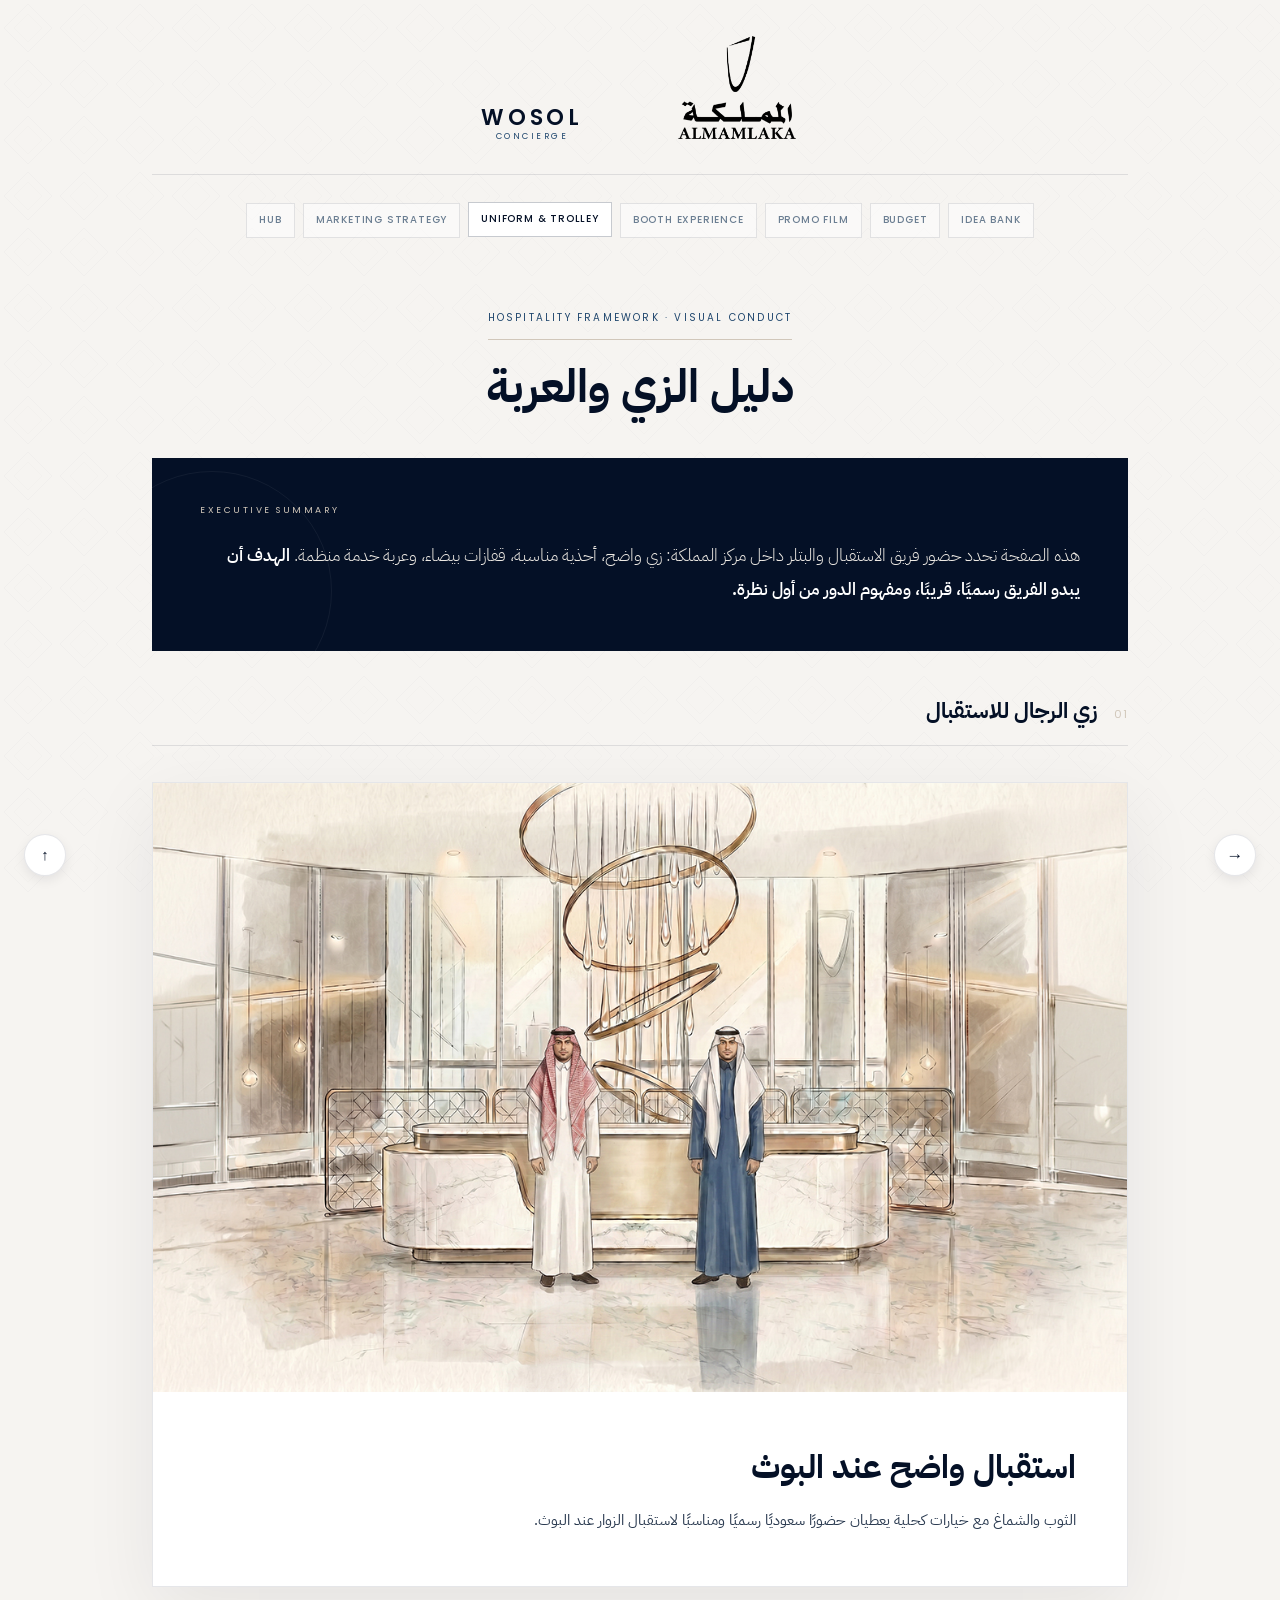
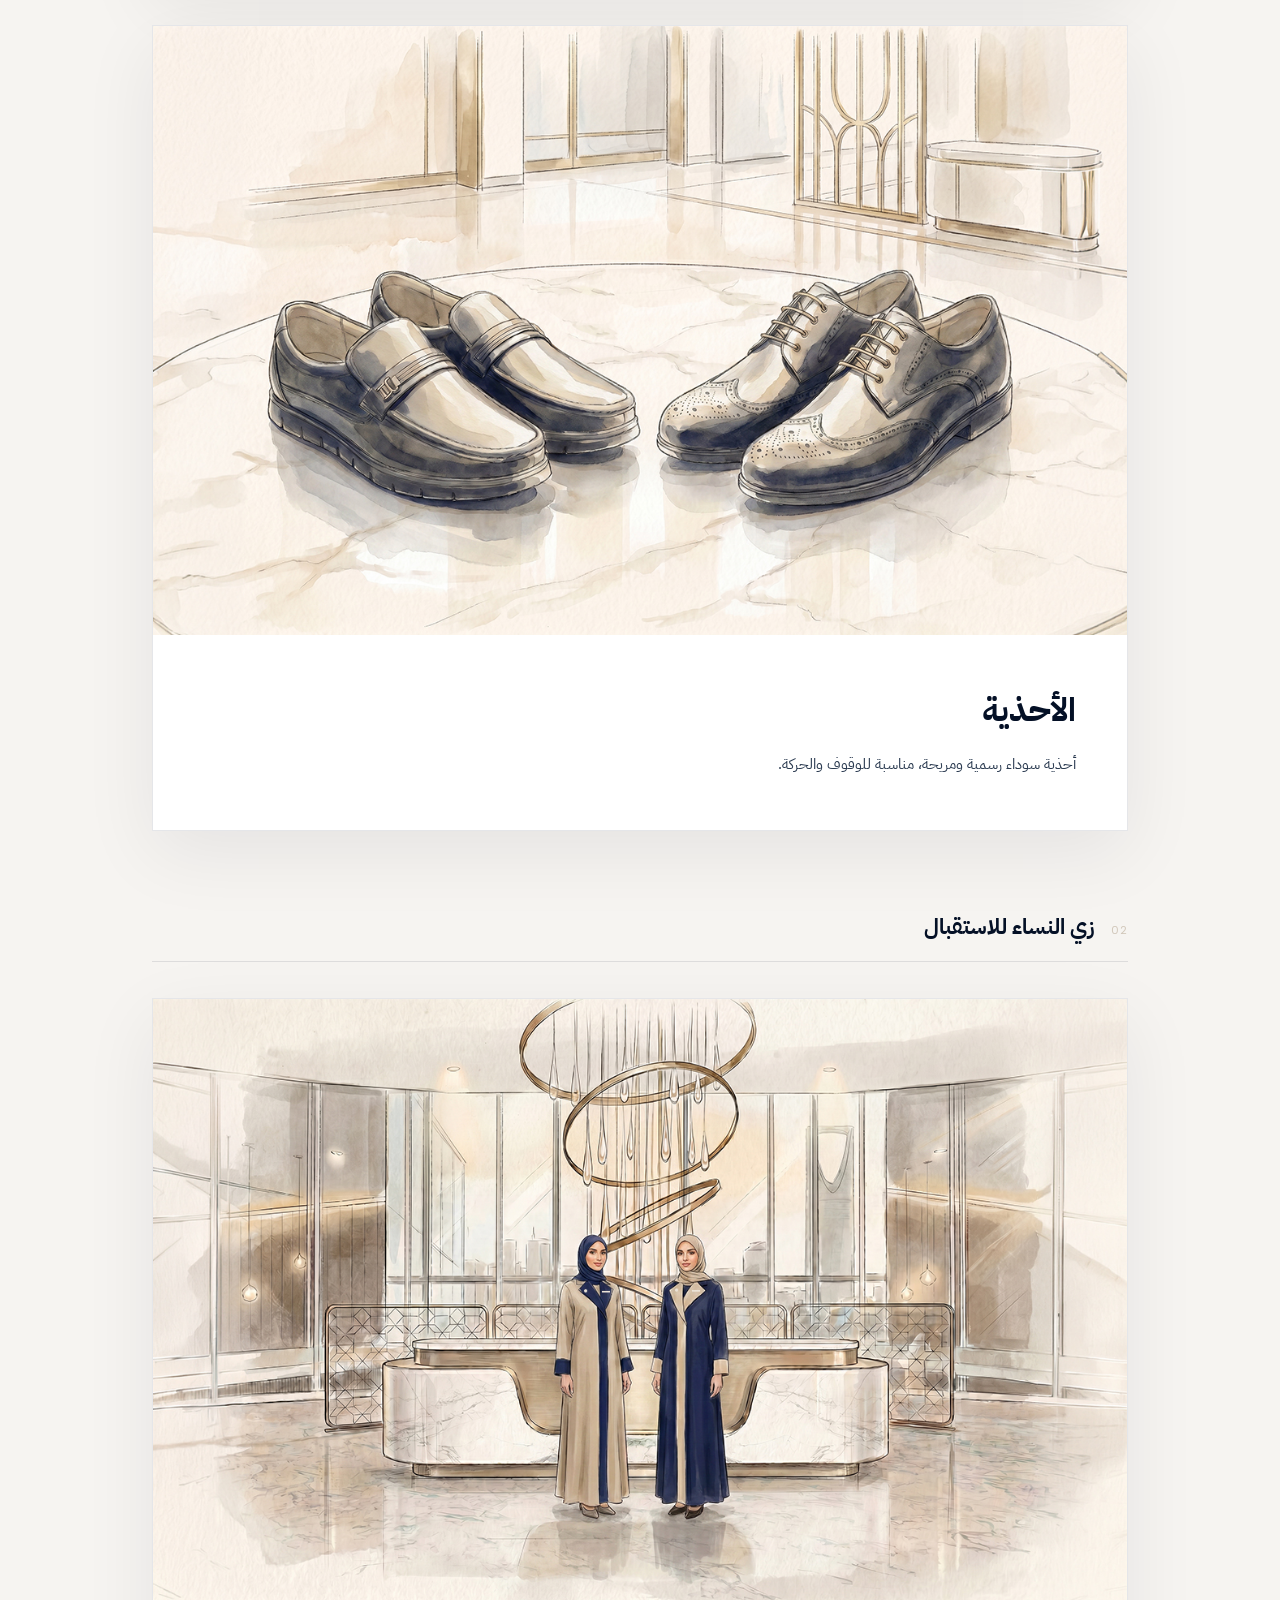
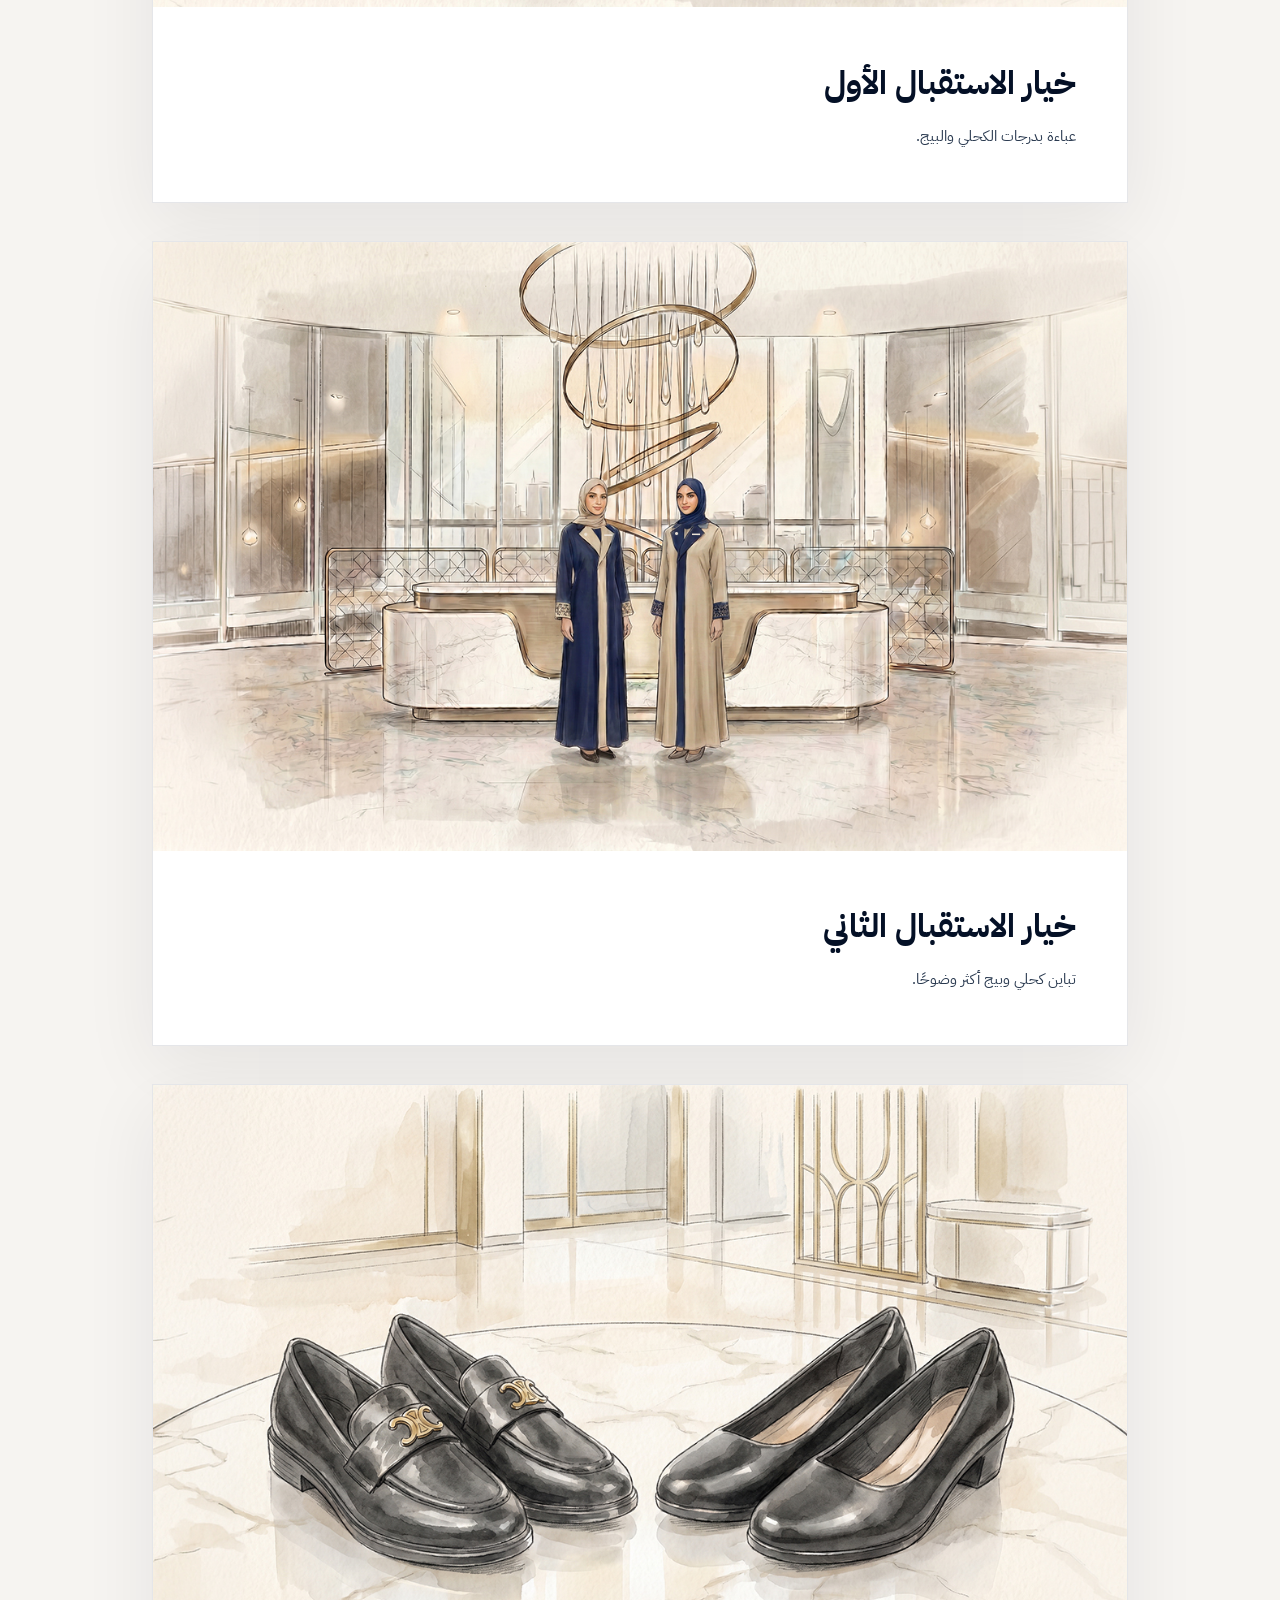
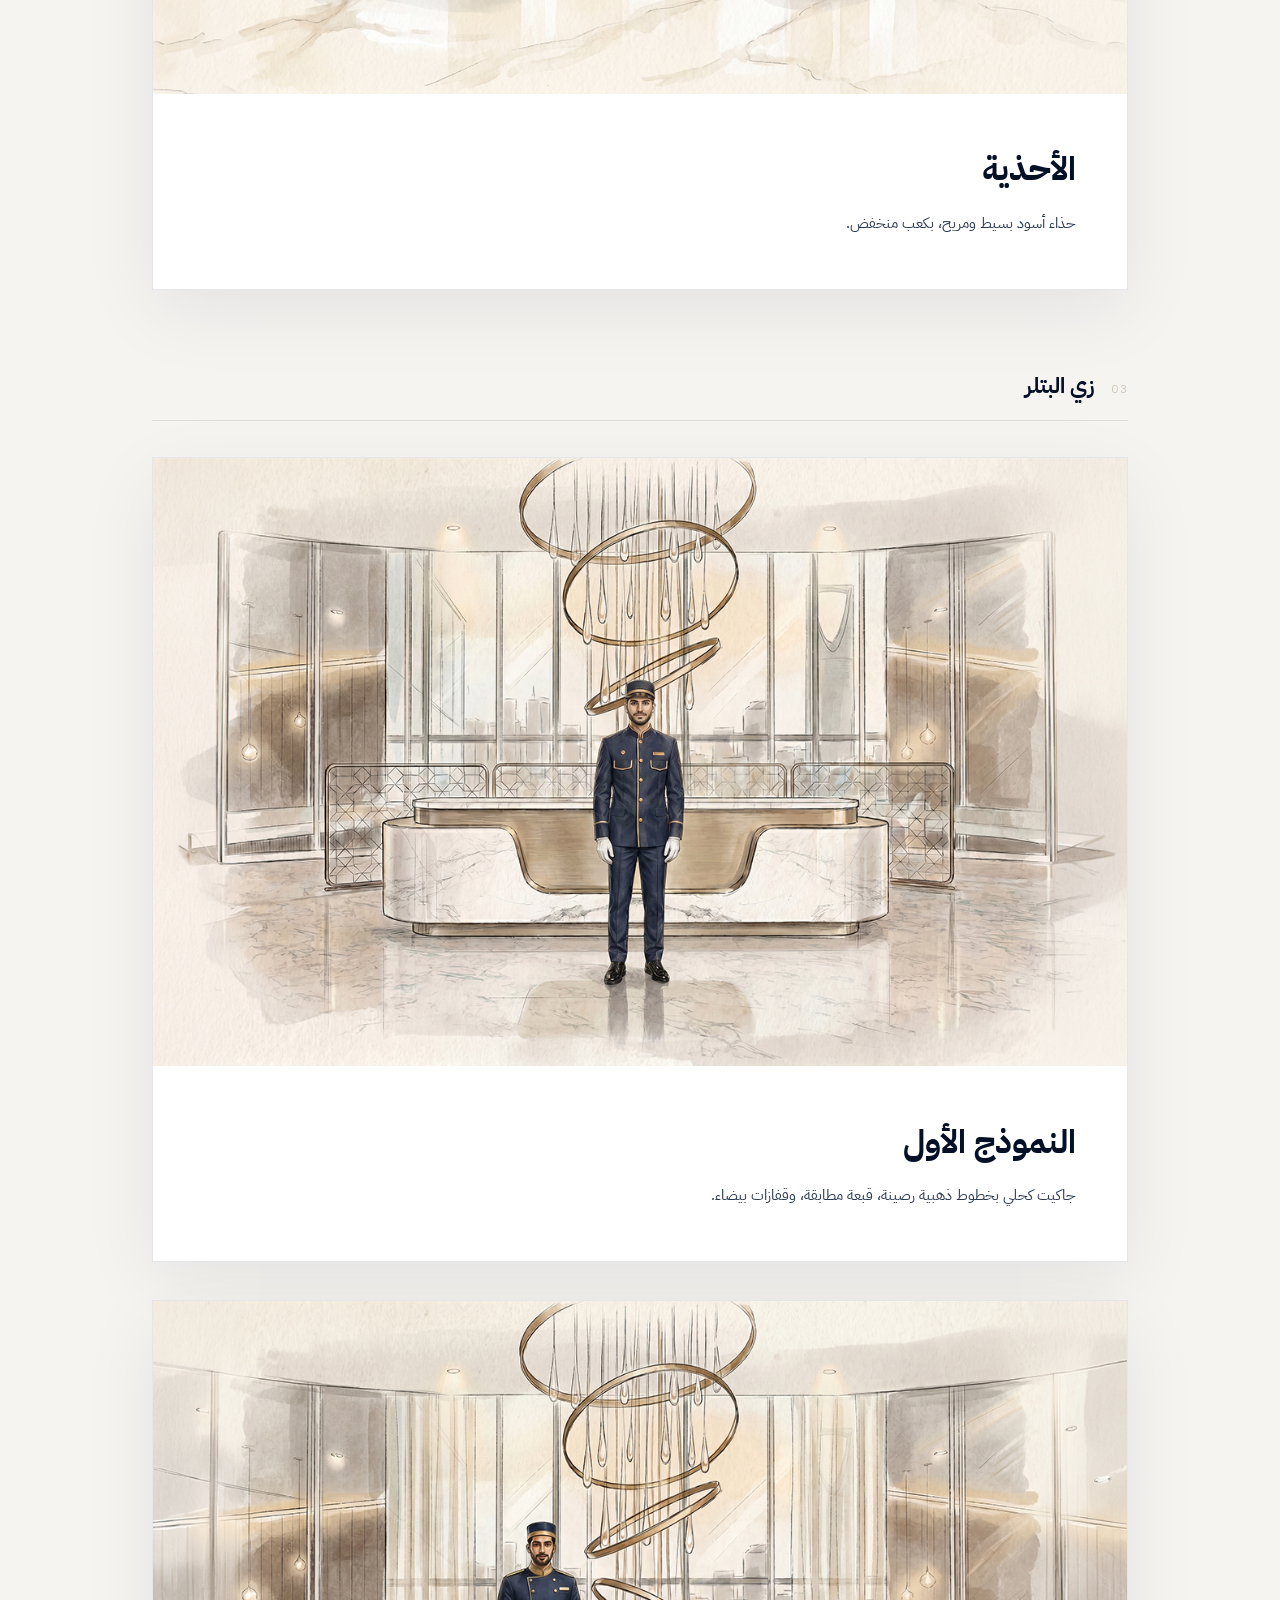
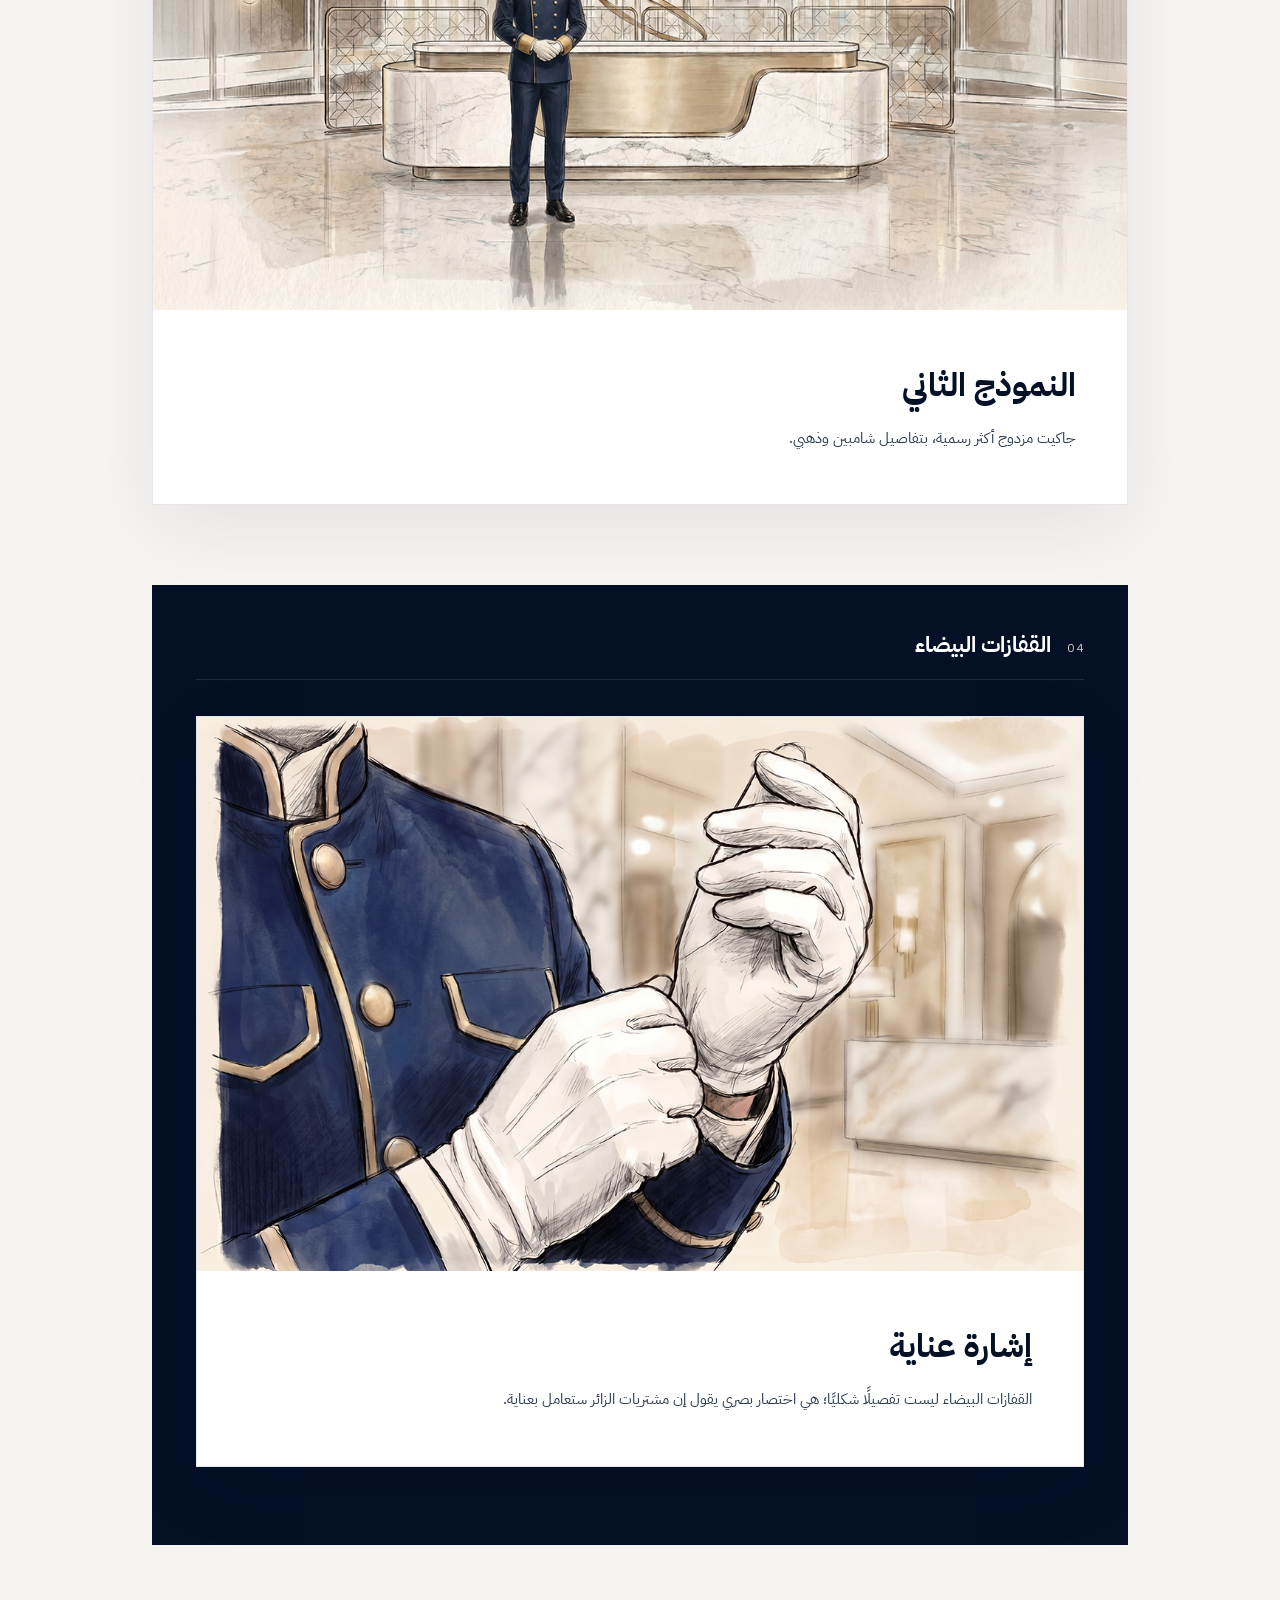
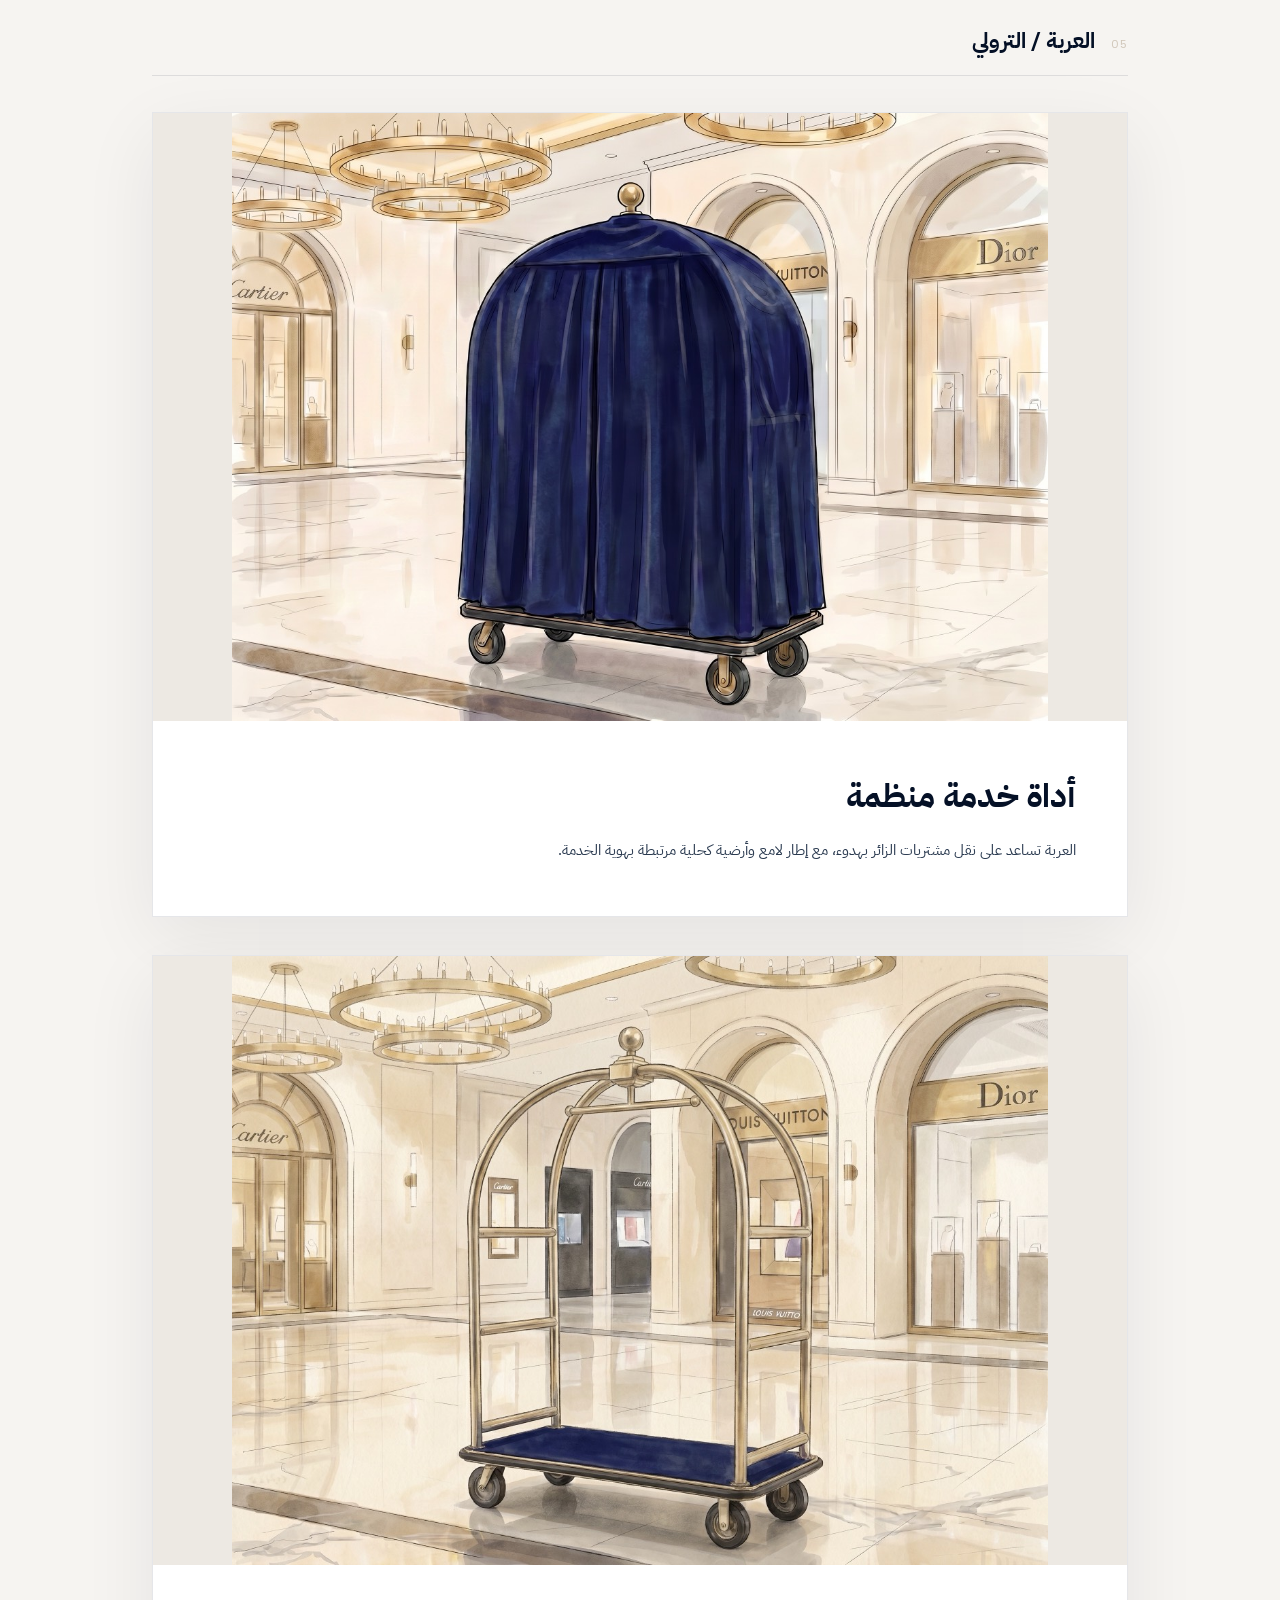
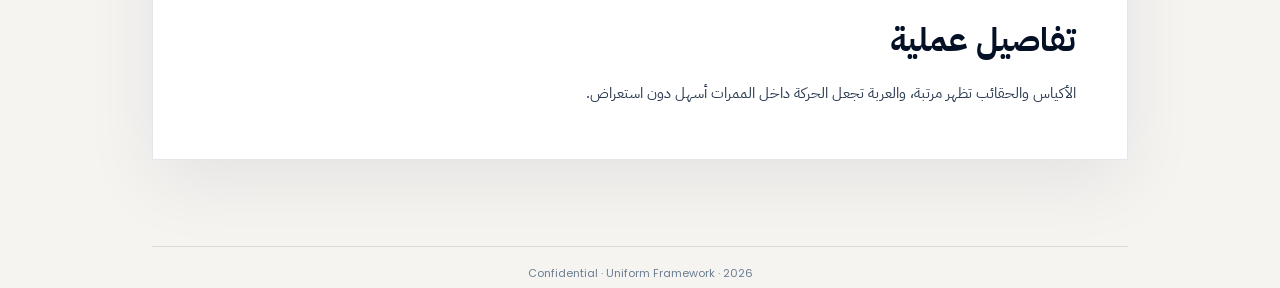
<file: uniform-system/index.html>
<!DOCTYPE html>
<html lang="ar" dir="rtl">
<head>
  <meta charset="UTF-8" />
  <meta name="viewport" content="width=device-width, initial-scale=1.0" />
  <title>Kingdom Centre Concierge | Uniform & Trolley Framework</title>
  <link rel="preconnect" href="https://fonts.googleapis.com" />
  <link rel="preconnect" href="https://fonts.gstatic.com" crossorigin />
  <link href="https://fonts.googleapis.com/css2?family=IBM+Plex+Sans+Arabic:wght@300;400;500;600;700&family=Poppins:wght@300;400;500;600;700&display=swap" rel="stylesheet" />
  <link rel="stylesheet" href="/styles.css?v=header-baseline-20260601" />
  <script src="/scripts/shared-shell.js?v=header-lockup-20260528" defer></script>
</head>
<body>
  <div class="pattern-bg" aria-hidden="true"></div>

  <div class="page-wrapper">
    <div data-shell-header></div>
    <div data-shell-nav data-current-page="uniform-system"></div>

    <main id="top">
      <div class="title-block">
        <span class="doc-label">Hospitality Framework · Visual Conduct</span>
        <h1 class="page-title">دليل الزي والعربة</h1>
      </div>

      <div class="exec-summary">
        <span class="exec-label">Executive Summary</span>
        <p>
          هذه الصفحة تحدد حضور فريق الاستقبال والبتلر داخل مركز المملكة: زي واضح، أحذية مناسبة،
          قفازات بيضاء، وعربة خدمة منظمة.
          <strong>الهدف أن يبدو الفريق رسميًا، قريبًا، ومفهوم الدور من أول نظرة.</strong>
        </p>
      </div>

      <section class="section">
        <div class="section-header">
          <span class="section-num">01</span>
          <div>
            <h2 class="section-title">زي الرجال للاستقبال</h2>
          </div>
        </div>

        <div class="uniform-scene-list">
          <article class="uniform-scene-card">
            <img src="/assets/uniform-images/reception-men.jpg" alt="زي موظفي الاستقبال الرجال عند بوث مركز المملكة" width="1200" height="750" loading="eager" decoding="async" />
            <div class="uniform-scene-copy">
              <h3>استقبال واضح عند البوث</h3>
              <p>الثوب والشماغ مع خيارات كحلية يعطيان حضورًا سعوديًا رسميًا ومناسبًا لاستقبال الزوار عند البوث.</p>
            </div>
          </article>
          <article class="uniform-scene-card">
            <img src="/assets/uniform-images/reception-men-shoes.jpg" alt="خيارات أحذية موظفي الاستقبال الرجال" width="1200" height="750" loading="lazy" decoding="async" />
            <div class="uniform-scene-copy">
              <h3>الأحذية</h3>
              <p>أحذية سوداء رسمية ومريحة، مناسبة للوقوف والحركة.</p>
            </div>
          </article>
        </div>
      </section>

      <section class="section">
        <div class="section-header">
          <span class="section-num">02</span>
          <div>
            <h2 class="section-title">زي النساء للاستقبال</h2>
          </div>
        </div>

        <div class="uniform-scene-list">
          <article class="uniform-scene-card">
            <img src="/assets/uniform-images/reception-women-01.jpg" alt="الخيار الأول لزي موظفات الاستقبال عند البوث" width="1200" height="750" loading="lazy" decoding="async" />
            <div class="uniform-scene-copy">
              <h3>خيار الاستقبال الأول</h3>
              <p>عباءة بدرجات الكحلي والبيج.</p>
            </div>
          </article>
          <article class="uniform-scene-card">
            <img src="/assets/uniform-images/reception-women-02.jpg" alt="الخيار الثاني لزي موظفات الاستقبال عند البوث" width="1200" height="750" loading="lazy" decoding="async" />
            <div class="uniform-scene-copy">
              <h3>خيار الاستقبال الثاني</h3>
              <p>تباين كحلي وبيج أكثر وضوحًا.</p>
            </div>
          </article>
          <article class="uniform-scene-card">
            <img src="/assets/uniform-images/reception-women-shoes.jpg" alt="خيارات أحذية موظفات الاستقبال" width="1200" height="750" loading="lazy" decoding="async" />
            <div class="uniform-scene-copy">
              <h3>الأحذية</h3>
              <p>حذاء أسود بسيط ومريح، بكعب منخفض.</p>
            </div>
          </article>
        </div>
      </section>

      <section class="section">
        <div class="section-header">
          <span class="section-num">03</span>
          <div>
            <h2 class="section-title">زي البتلر</h2>
          </div>
        </div>

        <div class="uniform-scene-list">
          <article class="uniform-scene-card">
            <img src="/assets/uniform-images/uniform-option-01.jpg" alt="النموذج الأول لزي البتلر المعتمد في مركز المملكة" width="1200" height="750" loading="lazy" decoding="async" />
            <div class="uniform-scene-copy">
              <h3>النموذج الأول</h3>
              <p>جاكيت كحلي بخطوط ذهبية رصينة، قبعة مطابقة، وقفازات بيضاء.</p>
            </div>
          </article>
          <article class="uniform-scene-card">
            <img src="/assets/uniform-images/uniform-option-02.jpg" alt="النموذج الثاني لزي البتلر المعتمد في مركز المملكة" width="1200" height="750" loading="lazy" decoding="async" />
            <div class="uniform-scene-copy">
              <h3>النموذج الثاني</h3>
              <p>جاكيت مزدوج أكثر رسمية، بتفاصيل شامبين وذهبي.</p>
            </div>
          </article>
        </div>
      </section>

      <section class="section navy-section">
        <div class="section-header dark-header">
          <span class="section-num">04</span>
          <div>
            <h2 class="section-title">القفازات البيضاء</h2>
          </div>
        </div>

        <div class="uniform-scene-list">
          <article class="uniform-scene-card">
            <img src="/assets/uniform-images/gloves-01.jpg" alt="تفاصيل القفازات البيضاء مع أزرار زي WOSOL الكحلي" loading="lazy" decoding="async" />
            <div class="uniform-scene-copy">
              <h3>إشارة عناية</h3>
              <p>القفازات البيضاء ليست تفصيلًا شكليًا؛ هي اختصار بصري يقول إن مشتريات الزائر ستعامل بعناية.</p>
            </div>
          </article>
        </div>
      </section>

      <section class="section">
        <div class="section-header">
          <span class="section-num">05</span>
          <div>
            <h2 class="section-title">العربة / الترولي</h2>
          </div>
        </div>

        <div class="uniform-scene-list">
          <article class="uniform-scene-card">
            <img src="/assets/uniform-images/trolley-01.jpg" alt="عربة خدمة بلمسة كروم وأرضية مخملية كحلية داخل مركز المملكة" loading="lazy" decoding="async" />
            <div class="uniform-scene-copy">
              <h3>أداة خدمة منظمة</h3>
              <p>العربة تساعد على نقل مشتريات الزائر بهدوء، مع إطار لامع وأرضية كحلية مرتبطة بهوية الخدمة.</p>
            </div>
          </article>
          <article class="uniform-scene-card">
            <img src="/assets/uniform-images/trolley-02.jpg" alt="عربة خدمة بإطار كروم وأرضية مخملية كحلية داخل المول" loading="lazy" decoding="async" />
            <div class="uniform-scene-copy">
              <h3>تفاصيل عملية</h3>
              <p>الأكياس والحقائب تظهر مرتبة، والعربة تجعل الحركة داخل الممرات أسهل دون استعراض.</p>
            </div>
          </article>
        </div>
      </section>

    </main>

    <div data-shell-footer data-footer-meta="Confidential · Uniform Framework · 2026"></div>
  </div>

  <a class="back-btn" href="#top" aria-label="Back to top">↑</a>
  <button class="history-back-btn" type="button" aria-label="Back" onclick="location.href='/'">→</button>
</body>
</html>
</file>
<file: styles.css>
:root {
  --navy-deep: #041026;
  --navy-mid: #16304E;
  --navy-light: #1F466D;
  --beige-warm: #EDE9E3;
  --beige-sand: #D1C7BA;
  --white-soft: #F6F4F1;
  --text-body: #2a3a50;
  --text-light: #6b7e92;
  --border: rgba(4, 16, 38, 0.10);
  --shadow: 0 22px 60px rgba(4, 16, 38, 0.08);
}

*,
*::before,
*::after {
  box-sizing: border-box;
  margin: 0;
  padding: 0;
}

html {
  font-size: 16px;
  scroll-behavior: smooth;
}

body {
  font-family: 'IBM Plex Sans Arabic', sans-serif;
  background-color: var(--white-soft);
  color: var(--navy-deep);
  line-height: 1.85;
  direction: rtl;
  -webkit-font-smoothing: antialiased;
}

a {
  color: inherit;
  text-decoration: none;
}

.sr-only {
  position: absolute;
  width: 1px;
  height: 1px;
  padding: 0;
  margin: -1px;
  overflow: hidden;
  clip: rect(0, 0, 0, 0);
  white-space: nowrap;
  border: 0;
}

.en-term {
  direction: ltr;
  unicode-bidi: isolate;
  font-family: 'Poppins', sans-serif;
  white-space: nowrap;
}

p + p {
  margin-top: 14px;
}

.en,
.header-meta,
.doc-label,
.page-title-en,
.exec-label,
.section-num,
.section-title-en,
.card-num,
.footer-meta,
.closing-label,
.logo-name,
.logo-sub,
.visual-label,
.row-num,
.roadmap-month,
.channel-name,
.hub-title,
.hub-subtitle,
.grid-label,
.hub-card-mark,
.card-cta,
.block-label,
.budget-table th,
.budget-table td {
  font-family: 'Poppins', sans-serif;
}

.pattern-bg {
  position: fixed;
  inset: 0;
  z-index: 0;
  pointer-events: none;
  opacity: 0.026;
  background-image: url("data:image/svg+xml,%3Csvg xmlns='http://www.w3.org/2000/svg' width='56' height='56'%3E%3Cpolygon points='28,4 52,28 28,52 4,28' fill='none' stroke='%23041026' stroke-width='0.8'/%3E%3Cpolygon points='28,14 42,28 28,42 14,28' fill='none' stroke='%23041026' stroke-width='0.5'/%3E%3C/svg%3E");
}

.site-intro {
  position: fixed;
  inset: 0;
  z-index: 9999;
  display: grid;
  place-items: center;
  overflow: hidden;
  background:
    radial-gradient(circle at 50% 44%, rgba(209, 199, 186, 0.24), transparent 28rem),
    var(--white-soft);
  animation: intro-exit 3s cubic-bezier(0.22, 1, 0.36, 1) forwards;
  pointer-events: none;
}

.site-intro::before {
  content: "";
  position: absolute;
  inset: 0;
  opacity: 0.024;
  background-image: url("data:image/svg+xml,%3Csvg xmlns='http://www.w3.org/2000/svg' width='80' height='80'%3E%3Cpath d='M40 0 L80 40 L40 80 L0 40Z' fill='none' stroke='%23041026' stroke-width='1'/%3E%3Cpath d='M40 20 L60 40 L40 60 L20 40Z' fill='none' stroke='%23041026' stroke-width='0.5'/%3E%3C/svg%3E");
}

.intro-lockup {
  position: relative;
  z-index: 1;
  display: grid;
  grid-template-columns: auto auto;
  align-items: end;
  justify-content: center;
  gap: clamp(34px, 8vw, 120px);
  width: min(720px, calc(100vw - 48px));
  direction: ltr;
  animation: intro-mark 2.72s cubic-bezier(0.22, 1, 0.36, 1) forwards;
}

.intro-wosol-mark {
  align-items: flex-start;
  min-width: 0;
}

.intro-wosol-mark .logo-name {
  font-size: clamp(24px, 3.85vw, 42px);
}

.intro-wosol-mark .logo-sub {
  margin-top: 7px;
  font-size: clamp(8px, 1.22vw, 13px);
}

.intro-kingdom-mark {
  display: grid;
  place-items: center;
  transform: none;
  width: clamp(128px, 19vw, 205px);
}

.intro-altanfeethi-mark {
  display: grid;
  place-items: center;
  width: clamp(130px, 18vw, 190px);
}

.intro-kingdom-mark img,
.intro-altanfeethi-mark img {
  display: block;
  width: 100%;
  height: auto;
}

.intro-line {
  position: absolute;
  top: calc(50% + 132px);
  z-index: 1;
  width: min(340px, 62vw);
  height: 1px;
  background: linear-gradient(90deg, transparent, var(--beige-sand), transparent);
  transform: scaleX(0);
  transform-origin: center;
  animation: intro-line 1.9s 0.5s cubic-bezier(0.22, 1, 0.36, 1) forwards;
}

.intro-title {
  position: absolute;
  top: calc(50% + 162px);
  z-index: 1;
  margin: 0;
  color: var(--text-light);
  direction: ltr;
  font-size: 9px;
  letter-spacing: 0.30em;
  text-transform: uppercase;
  opacity: 0;
  animation: intro-title 1.35s 1.15s ease forwards;
}

@keyframes intro-mark {
  0% {
    opacity: 0;
    filter: blur(10px);
    transform: translateY(18px);
  }

  34%,
  76% {
    opacity: 1;
    filter: blur(0);
    transform: translateY(0);
  }

  100% {
    opacity: 0;
    filter: blur(10px);
    transform: translateY(-16px);
  }
}

@keyframes intro-line {
  0% {
    opacity: 0;
    transform: scaleX(0);
  }

  28%,
  82% {
    opacity: 1;
    transform: scaleX(1);
  }

  100% {
    opacity: 0;
    transform: scaleX(1);
  }
}

@keyframes intro-title {
  0% {
    opacity: 0;
    filter: blur(8px);
    transform: translateY(8px);
  }

  58%,
  82% {
    opacity: 1;
    filter: blur(0);
    transform: translateY(0);
  }

  100% {
    opacity: 0;
    filter: blur(6px);
    transform: translateY(-8px);
  }
}

@keyframes intro-exit {
  0%,
  78% {
    opacity: 1;
    visibility: visible;
  }

  100% {
    opacity: 0;
    visibility: hidden;
  }
}

.page-wrapper {
  position: relative;
  z-index: 1;
  max-width: 1040px;
  margin: 0 auto;
  padding: 0 32px 0;
}

.site-header {
  display: flex;
  align-items: center;
  justify-content: center;
  padding: 34px 0 34px;
  border-bottom: 1px solid var(--border);
  margin-bottom: 72px;
}

.header-brand-lockup {
  display: grid;
  grid-template-columns: auto auto;
  align-items: end;
  justify-content: center;
  gap: clamp(34px, 8vw, 92px);
  width: min(520px, 100%);
  direction: ltr;
}

.header-kingdom-logo {
  display: grid;
  place-items: end center;
  width: clamp(82px, 12vw, 124px);
  transform: none;
}

.header-kingdom-logo img {
  display: block;
  width: 100%;
  height: auto;
}

.hub-nav {
  display: flex;
  flex-wrap: wrap;
  justify-content: center;
  gap: 8px;
  margin: -44px 0 64px;
  direction: ltr;
}

.hub-nav a {
  display: inline-flex;
  align-items: center;
  min-height: 34px;
  padding: 7px 12px;
  border: 1px solid var(--border);
  background: rgba(255, 255, 255, 0.48);
  color: var(--text-light);
  font-size: 10px;
  font-weight: 500;
  letter-spacing: 0.08em;
  text-transform: uppercase;
  transition: transform 0.2s ease, border-color 0.2s ease, color 0.2s ease, background 0.2s ease;
}

.hub-nav a:hover,
.hub-nav a[aria-current="page"] {
  transform: translateY(-1px);
  border-color: rgba(4, 16, 38, 0.22);
  background: #fff;
  color: var(--navy-deep);
}

.hub-wrapper {
  max-width: 1120px;
}

.hub-header {
  margin-bottom: 68px;
}

.hub-hero {
  display: flex;
  justify-content: center;
  margin-bottom: 68px;
  padding-bottom: 54px;
  border-bottom: 1px solid var(--border);
}

.hub-hero-copy {
  width: min(920px, 100%);
  text-align: center;
}

.hub-hero-image {
  width: min(760px, 100%);
  margin: 0 auto 30px;
  overflow: hidden;
  border: 1px solid rgba(4, 16, 38, 0.10);
  background: rgba(237, 233, 227, 0.38);
  box-shadow: 0 22px 70px rgba(4, 16, 38, 0.08);
}

.hub-hero-image img {
  display: block;
  width: 100%;
  height: auto;
}

.hub-title {
  display: block;
  width: min(780px, 100%);
  margin: 0 auto 24px;
  color: var(--navy-deep);
  direction: ltr;
  font-size: clamp(22px, 2.35vw, 30px);
  font-weight: 600;
  letter-spacing: 0;
  line-height: 1.22;
  text-align: center;
  text-wrap: balance;
}

.hub-title-full,
.hub-title-compact {
  display: grid;
  justify-items: center;
  gap: 4px;
  width: 100%;
  text-align: center;
}

.hub-title-compact {
  display: none;
}

.hub-subtitle {
  max-width: 820px;
  margin: 0 auto;
  color: var(--text-body);
  direction: ltr;
  font-size: clamp(14px, 1.7vw, 17px);
  font-weight: 300;
  line-height: 1.9;
}

.hub-hero-panel {
  border: 1px solid var(--border);
  background: #fff;
  padding: 30px;
  box-shadow: var(--shadow);
}

.hub-hero-panel p,
.hub-nav-block p {
  color: var(--text-body);
  font-size: 14px;
  line-height: 1.9;
}

.hub-nav-block p {
  margin: 0;
  width: min(100%, 620px);
  order: 2;
  direction: rtl;
  text-align: right;
}

.hub-nav-block {
  display: flex;
  align-items: end;
  justify-content: space-between;
  gap: 28px;
  margin-bottom: 24px;
  padding-bottom: 18px;
  border-bottom: 1px solid var(--border);
  direction: ltr;
}

.grid-label {
  color: var(--navy-light);
  direction: ltr;
  font-size: 11px;
  font-weight: 600;
  letter-spacing: 0.20em;
  text-transform: uppercase;
}

.hub-nav-block .grid-label {
  order: 1;
  flex: 0 0 auto;
  text-align: left;
}

.hub-cards-grid {
  display: grid;
  grid-template-columns: repeat(3, minmax(0, 1fr));
  gap: 16px;
  margin-bottom: 76px;
}

.hub-card {
  position: relative;
  display: grid;
  min-height: 360px;
  align-content: start;
  gap: 14px;
  padding: 22px;
  border: 1px solid var(--border);
  background: #fff;
  color: var(--navy-deep);
  overflow: hidden;
  transition: transform 0.25s ease, border-color 0.25s ease, box-shadow 0.25s ease;
}

.hub-card:hover {
  transform: translateY(-4px);
  border-color: rgba(4, 16, 38, 0.22);
  box-shadow: var(--shadow);
}

.hub-card-mark {
  color: var(--beige-sand);
  direction: ltr;
  font-size: 11px;
  font-weight: 600;
  letter-spacing: 0.16em;
  text-transform: uppercase;
}

.hub-card h2 {
  position: relative;
  z-index: 1;
  direction: ltr;
  font-size: 18px;
  font-weight: 600;
  line-height: 1.35;
  text-align: center;
}

.hub-card p {
  position: relative;
  z-index: 1;
  color: var(--text-body);
  font-size: 13.5px;
  line-height: 1.9;
  text-align: center;
}

.hub-card .en-card-note {
  direction: ltr;
  font-family: 'Poppins', sans-serif;
  font-size: 14px;
  font-weight: 500;
  letter-spacing: 0.02em;
  text-align: left;
}

.hub-card .card-cta {
  position: relative;
  z-index: 1;
  display: inline-flex;
  align-items: center;
  justify-content: center;
  justify-self: center;
  min-width: 128px;
  margin-top: auto;
  padding: 11px 24px;
  border: 1px solid rgba(209, 199, 186, 0.72);
  background: var(--beige-warm);
  color: var(--navy-deep);
  direction: ltr;
  font-size: 11px;
  font-weight: 600;
  letter-spacing: 0.16em;
  line-height: 1;
  text-transform: uppercase;
  box-shadow: 0 10px 28px rgba(4, 16, 38, 0.06);
}

.featured-card {
  background: var(--navy-deep);
  color: var(--beige-warm);
}

.featured-card p,
.featured-card .card-cta {
  color: var(--beige-warm);
}

.featured-card .card-cta {
  color: var(--navy-deep);
}

.featured-card .hub-card-mark {
  color: var(--beige-sand);
}

.hub-card-visual {
  min-height: 132px;
}

.hub-card-image {
  position: relative;
  z-index: 1;
  display: block;
  width: 100%;
  min-height: 0;
  margin: 0;
  aspect-ratio: 8 / 5;
  overflow: hidden;
  border: 1px solid rgba(4, 16, 38, 0.10);
  background:
    linear-gradient(145deg, rgba(255, 255, 255, 0.58), rgba(237, 233, 227, 0.68)),
    var(--beige-warm);
}

.hub-card-image img {
  display: block;
  width: 100%;
  height: 100%;
  object-fit: contain;
}

.featured-card .hub-card-image {
  border-color: rgba(237, 233, 227, 0.18);
  background: var(--navy-mid);
}

.idea-bank-section {
  scroll-margin-top: 32px;
}

.sketch-mark,
.sketch-board {
  position: relative;
  overflow: hidden;
  border: 1px solid rgba(4, 16, 38, 0.10);
  background:
    linear-gradient(145deg, rgba(255, 255, 255, 0.62), rgba(237, 233, 227, 0.70)),
    var(--beige-warm);
}

.featured-card .sketch-mark {
  border-color: rgba(237, 233, 227, 0.18);
  background:
    linear-gradient(145deg, rgba(255, 255, 255, 0.08), rgba(209, 199, 186, 0.15)),
    var(--navy-mid);
}

.sketch-mark::before,
.sketch-mark::after,
.sketch-board::before,
.sketch-board::after {
  content: "";
  position: absolute;
  pointer-events: none;
}

.sketch-mark::before {
  inset: 24px 28px 28px 28px;
  border: 1px solid rgba(4, 16, 38, 0.16);
  transform: rotate(-2deg);
}

.sketch-mark::after {
  inset: 42px 18% 38px 18%;
  border-top: 2px solid rgba(4, 16, 38, 0.34);
  border-bottom: 1px solid rgba(209, 199, 186, 0.9);
  transform: rotate(3deg);
}

.featured-card .sketch-mark::before,
.featured-card .sketch-mark::after {
  border-color: rgba(237, 233, 227, 0.28);
}

.sketch-mark-uniform::after {
  inset: 28px 34% 28px 34%;
  border: 1px solid rgba(4, 16, 38, 0.28);
  border-radius: 50% 50% 8px 8px;
  background: linear-gradient(90deg, transparent 48%, rgba(209, 199, 186, 0.65) 48% 52%, transparent 52%);
}

.sketch-mark-booth::after {
  inset: auto 16% 28px 16%;
  height: 48px;
  border: 1px solid rgba(4, 16, 38, 0.20);
  border-top: 4px solid rgba(209, 199, 186, 0.90);
}

.sketch-mark-film::after {
  inset: 30px 14% 30px 14%;
  border-top: 3px solid rgba(4, 16, 38, 0.28);
  border-bottom: 3px solid rgba(4, 16, 38, 0.16);
  transform: skewX(-10deg);
}

.sketch-mark-budget::after {
  inset: 28px 18% 28px 18%;
  background:
    linear-gradient(rgba(4, 16, 38, 0.14), rgba(4, 16, 38, 0.14)) 0 33% / 100% 1px no-repeat,
    linear-gradient(rgba(4, 16, 38, 0.14), rgba(4, 16, 38, 0.14)) 0 66% / 100% 1px no-repeat,
    linear-gradient(90deg, rgba(4, 16, 38, 0.14), rgba(4, 16, 38, 0.14)) 50% 0 / 1px 100% no-repeat;
  border: 1px solid rgba(4, 16, 38, 0.16);
}

.sketch-mark-current::after,
.sketch-mark-marketing::after {
  inset: 32px 18% 30px 18%;
  border: 1px solid rgba(4, 16, 38, 0.16);
  border-right: 6px solid rgba(209, 199, 186, 0.85);
}

.editorial-split {
  display: grid;
  grid-template-columns: minmax(280px, 0.85fr) minmax(0, 1.15fr);
  gap: 34px;
  align-items: stretch;
}

.sketch-board {
  min-height: 430px;
  box-shadow: var(--shadow);
}

.sketch-board::before {
  inset: 38px 42px 44px;
  border: 1px solid rgba(4, 16, 38, 0.16);
  transform: rotate(-1.5deg);
}

.sketch-board::after {
  inset: auto 14% 54px 14%;
  height: 54px;
  border-top: 2px solid rgba(4, 16, 38, 0.22);
  border-bottom: 1px solid rgba(209, 199, 186, 0.92);
  transform: rotate(1.5deg);
}

.sketch-uniform {
  background:
    linear-gradient(90deg, transparent 0 18%, rgba(4, 16, 38, 0.10) 18% 19%, transparent 19%),
    linear-gradient(145deg, rgba(255, 255, 255, 0.62), rgba(237, 233, 227, 0.76)),
    var(--beige-warm);
}

.sketch-booth::after {
  inset: auto 12% 60px 12%;
  height: 78px;
  border: 1px solid rgba(4, 16, 38, 0.18);
  border-top: 5px solid rgba(209, 199, 186, 0.92);
}

.sketch-film::before {
  inset: 54px 36px 60px;
  border-top: 2px solid rgba(4, 16, 38, 0.22);
  border-bottom: 2px solid rgba(4, 16, 38, 0.14);
  transform: skewX(-8deg);
}

.text-stack {
  display: grid;
  align-content: center;
  gap: 24px;
}

.text-stack > p {
  color: var(--text-body);
  font-size: 15px;
  line-height: 2;
}

.budget-summary-grid {
  display: grid;
  grid-template-columns: repeat(3, minmax(0, 1fr));
  gap: 14px;
}

.budget-summary-grid article {
  border: 1px solid var(--border);
  background: #fff;
  padding: 24px;
}

.budget-summary-grid span {
  display: block;
  margin-bottom: 12px;
  color: var(--beige-sand);
  direction: ltr;
  font-size: 11px;
  font-weight: 600;
  letter-spacing: 0.16em;
  text-transform: uppercase;
}

.budget-summary-grid strong {
  display: block;
  margin-bottom: 10px;
  direction: ltr;
  font-family: 'Poppins', sans-serif;
  font-size: 20px;
  font-weight: 600;
}

.budget-summary-grid p {
  color: var(--text-body);
  font-size: 13.5px;
  line-height: 1.9;
}

.budget-table-wrap {
  overflow-x: auto;
  border: 1px solid var(--border);
  background: #fff;
}

.budget-table {
  width: 100%;
  min-width: 820px;
  border-collapse: collapse;
}

.budget-table th,
.budget-table td {
  padding: 16px 18px;
  border-bottom: 1px solid var(--border);
  border-left: 1px solid var(--border);
  color: var(--text-body);
  direction: rtl;
  font-size: 12.5px;
  line-height: 1.7;
  text-align: right;
  vertical-align: top;
}

.budget-table th {
  background: var(--navy-deep);
  color: var(--beige-warm);
  font-weight: 500;
}

.budget-table td:first-child {
  direction: ltr;
  color: var(--navy-deep);
  font-weight: 600;
}

.header-meta {
  color: var(--text-light);
  direction: ltr;
  font-size: 11px;
}

.logo-block,
.footer-logo {
  display: flex;
  flex-direction: column;
  align-items: center;
  direction: ltr;
  gap: 3px;
  text-align: center;
}

.logo-name {
  color: var(--navy-deep);
  font-size: 22px;
  font-weight: 600;
  letter-spacing: 0.18em;
  line-height: 1;
}

.logo-sub {
  color: var(--navy-light);
  font-size: 8.5px;
  font-weight: 400;
  letter-spacing: 0.30em;
  line-height: 1;
  text-transform: uppercase;
}

.title-block {
  text-align: center;
  margin-bottom: 44px;
}

.doc-label {
  display: inline-block;
  margin-bottom: 20px;
  padding-bottom: 12px;
  border-bottom: 1px solid var(--beige-sand);
  color: var(--navy-light);
  direction: ltr;
  font-size: 10px;
  letter-spacing: 0.22em;
  text-transform: uppercase;
}

.page-title {
  max-width: 820px;
  margin: 0 auto 10px;
  color: var(--navy-deep);
  font-size: clamp(20px, 4.2vw, 46px);
  font-weight: 700;
  letter-spacing: 0;
  line-height: 1.18;
  white-space: nowrap;
}

.page-title-en {
  color: var(--navy-light);
  direction: ltr;
  font-size: clamp(13px, 2vw, 16px);
  font-weight: 300;
  letter-spacing: 0.14em;
  text-transform: uppercase;
}

.hero-visual {
  display: grid;
  grid-template-columns: minmax(0, 1.08fr) minmax(280px, 0.92fr);
  align-items: stretch;
  margin-bottom: 44px;
  border: 1px solid var(--border);
  background: #fff;
  box-shadow: var(--shadow);
}

.visual-frame {
  position: relative;
  min-height: 320px;
  overflow: hidden;
  background:
    linear-gradient(135deg, rgba(4, 16, 38, 0.08), rgba(209, 199, 186, 0.18)),
    var(--beige-warm);
}

.image-frame {
  margin: 0;
  background: var(--beige-warm);
}

.image-frame img,
.section-media img {
  display: block;
  width: 100%;
}

.image-frame img {
  height: 100%;
  object-fit: cover;
}

.marketing-hero-visual {
  display: block;
  max-width: 1500px;
  margin-right: auto;
  margin-left: auto;
  border: 0;
  background: transparent;
  box-shadow: none;
}

.marketing-hero-visual .visual-frame {
  min-height: 0;
  border: 1px solid var(--border);
  box-shadow: var(--shadow);
}

.marketing-hero-visual .image-frame img {
  height: auto;
  aspect-ratio: 1200 / 750;
  object-fit: contain;
}

.visitor-journey-frame img {
  object-fit: contain;
  background: var(--beige-warm);
}

.section-media img {
  height: auto;
  object-fit: contain;
}

.image-frame::before,
.image-frame::after {
  display: none;
}

.visual-frame::before,
.visual-frame::after {
  content: "";
  position: absolute;
  pointer-events: none;
}

.visual-booth {
  background:
    radial-gradient(circle at 20% 14%, rgba(255, 255, 255, 0.72), transparent 26%),
    linear-gradient(90deg, transparent 0 16%, rgba(4, 16, 38, 0.08) 16% 17%, transparent 17% 58%, rgba(4, 16, 38, 0.08) 58% 59%, transparent 59%),
    linear-gradient(135deg, #f8f6f1 0%, #ede9e3 48%, #d1c7ba 100%);
}

.visual-booth::before {
  inset: 48px 18% 54px 18%;
  border: 1px solid rgba(4, 16, 38, 0.12);
  background:
    linear-gradient(to bottom, rgba(255, 255, 255, 0.72), rgba(255, 255, 255, 0.18)),
    linear-gradient(90deg, rgba(4, 16, 38, 0.07), transparent 18% 82%, rgba(4, 16, 38, 0.07));
  box-shadow: inset 0 -54px 0 rgba(4, 16, 38, 0.80);
}

.visual-booth::after {
  right: 13%;
  bottom: 42px;
  width: 64%;
  height: 58px;
  border: 1px solid rgba(4, 16, 38, 0.16);
  background:
    radial-gradient(circle at 18% 48%, var(--beige-sand) 0 7px, transparent 8px),
    radial-gradient(circle at 82% 48%, var(--beige-sand) 0 7px, transparent 8px),
    linear-gradient(90deg, var(--navy-deep), var(--navy-mid));
}

.visual-journey {
  min-height: 420px;
  border: 1px solid rgba(237, 233, 227, 0.10);
  background:
    radial-gradient(circle at 78% 20%, rgba(209, 199, 186, 0.22), transparent 24%),
    linear-gradient(120deg, rgba(246, 244, 241, 0.08), transparent 40%),
    #071526;
}

.visual-journey::before {
  inset: 36px 16% 36px 16%;
  border: 1px solid rgba(237, 233, 227, 0.18);
  background:
    linear-gradient(90deg, transparent 0 22%, rgba(237, 233, 227, 0.08) 22% 23%, transparent 23% 77%, rgba(237, 233, 227, 0.08) 77% 78%, transparent 78%),
    linear-gradient(to bottom, rgba(237, 233, 227, 0.14), rgba(237, 233, 227, 0.02));
}

.visual-journey::after {
  right: 26%;
  bottom: 58px;
  width: 48%;
  height: 84px;
  border: 1px solid rgba(209, 199, 186, 0.44);
  background:
    linear-gradient(90deg, rgba(209, 199, 186, 0.18), transparent 20% 80%, rgba(209, 199, 186, 0.18)),
    rgba(237, 233, 227, 0.09);
}

.visual-copy {
  display: flex;
  flex-direction: column;
  justify-content: space-between;
  min-height: 320px;
  padding: 34px;
  background: var(--navy-deep);
  color: var(--beige-warm);
}

.visual-label {
  color: var(--beige-sand);
  direction: ltr;
  font-size: 9px;
  letter-spacing: 0.24em;
  text-transform: uppercase;
}

.visual-copy h2 {
  max-width: 360px;
  color: #fff;
  font-size: clamp(25px, 4vw, 38px);
  font-weight: 600;
  line-height: 1.45;
}

.exec-summary {
  position: relative;
  overflow: hidden;
  margin-bottom: 44px;
  padding: 44px 48px;
  background-color: var(--navy-deep);
  color: var(--beige-warm);
}

.exec-summary::after {
  content: '';
  position: absolute;
  bottom: -60px;
  left: -60px;
  width: 240px;
  height: 240px;
  border: 1px solid rgba(237, 233, 227, 0.06);
  border-radius: 50%;
}

.exec-label {
  position: relative;
  z-index: 1;
  display: block;
  margin-bottom: 20px;
  color: var(--beige-sand);
  direction: ltr;
  font-size: 9px;
  letter-spacing: 0.28em;
  text-transform: uppercase;
}

.exec-summary p {
  position: relative;
  z-index: 1;
  color: var(--beige-warm);
  font-size: 17px;
  font-weight: 300;
  line-height: 2;
}

.exec-summary strong {
  color: #fff;
  font-weight: 600;
}

.doc-nav {
  display: flex;
  flex-wrap: wrap;
  gap: 1px;
  margin-bottom: 80px;
  border: 1px solid var(--border);
  background: var(--border);
}

.doc-nav a {
  flex: 1 1 120px;
  padding: 12px 14px;
  background: #fff;
  color: var(--navy-mid);
  font-size: 12.5px;
  font-weight: 600;
  text-align: center;
  transition: background 0.2s ease, color 0.2s ease;
}

.doc-nav a:hover {
  background: var(--beige-warm);
  color: var(--navy-deep);
}

.section {
  margin-bottom: 80px;
}

.section-media {
  position: relative;
  aspect-ratio: 8 / 5;
  height: auto;
  margin: -8px 0 36px;
  overflow: hidden;
  border: 1px solid var(--border);
  background: var(--beige-warm);
}

.section-media::after {
  content: "";
  position: absolute;
  inset: 0;
  pointer-events: none;
  background:
    linear-gradient(180deg, rgba(4, 16, 38, 0.00), rgba(4, 16, 38, 0.08)),
    linear-gradient(90deg, rgba(246, 244, 241, 0.10), rgba(246, 244, 241, 0.00) 32% 68%, rgba(246, 244, 241, 0.10));
}

.section-header {
  display: flex;
  align-items: baseline;
  gap: 16px;
  margin-bottom: 36px;
  padding-bottom: 18px;
  border-bottom: 1px solid var(--border);
}

.section-num {
  flex-shrink: 0;
  color: var(--beige-sand);
  direction: ltr;
  font-size: 11px;
  font-weight: 400;
  letter-spacing: 0.10em;
}

.section-title {
  color: var(--navy-deep);
  font-size: 22px;
  font-weight: 700;
  line-height: 1.45;
}

.section-title-en {
  margin-top: 4px;
  color: var(--text-light);
  direction: ltr;
  font-size: 10px;
  letter-spacing: 0.18em;
  text-transform: uppercase;
}

.section-body {
  color: var(--text-body);
  font-size: 15.5px;
  line-height: 2;
}

.two-column {
  display: grid;
  grid-template-columns: minmax(0, 1.15fr) minmax(240px, 0.85fr);
  gap: 28px;
  align-items: stretch;
}

.insight-panel {
  display: flex;
  flex-direction: column;
  justify-content: space-between;
  padding: 28px 26px;
  border-right: 3px solid var(--navy-light);
  background: var(--beige-warm);
}

.panel-label {
  display: block;
  margin-bottom: 42px;
  color: var(--navy-light);
  direction: ltr;
  font-size: 9px;
  letter-spacing: 0.22em;
  text-transform: uppercase;
}

.insight-panel p {
  color: var(--navy-deep);
  font-size: 17px;
  font-weight: 600;
  line-height: 1.9;
}

.strategy-grid {
  display: grid;
  gap: 1px;
  border: 1px solid var(--border);
  background: var(--border);
}

.strategy-grid.four {
  grid-template-columns: repeat(4, minmax(0, 1fr));
}

.strategy-card {
  position: relative;
  min-height: 220px;
  padding: 28px 22px;
  background: #fff;
  transition: background 0.2s ease, transform 0.2s ease;
}

.strategy-card::before {
  content: "";
  position: absolute;
  top: 0;
  right: 0;
  left: 0;
  height: 2px;
  background: var(--beige-sand);
  transform: scaleX(0);
  transform-origin: right;
  transition: transform 0.2s ease;
}

.strategy-card:hover {
  background: var(--beige-warm);
  transform: translateY(-2px);
}

.strategy-card:hover::before {
  transform: scaleX(1);
}

.card-num {
  display: block;
  margin-bottom: 26px;
  color: var(--beige-sand);
  direction: ltr;
  font-size: 11px;
  letter-spacing: 0.14em;
}

.card-title {
  margin-bottom: 10px;
  color: var(--navy-deep);
  font-size: 16px;
  font-weight: 700;
  line-height: 1.5;
}

.card-desc {
  color: var(--text-body);
  font-size: 13.5px;
  line-height: 1.85;
}

.objectives-list {
  display: grid;
  border: 1px solid var(--border);
  background: #fff;
}

.objective-row {
  display: grid;
  grid-template-columns: 70px 240px 1fr;
  gap: 20px;
  align-items: baseline;
  padding: 24px 26px;
  border-bottom: 1px solid var(--border);
}

.objective-row:last-child {
  border-bottom: 0;
}

.row-num {
  color: var(--beige-sand);
  direction: ltr;
  font-size: 11px;
  letter-spacing: 0.14em;
}

.objective-row h3 {
  color: var(--navy-deep);
  font-size: 15px;
  line-height: 1.6;
}

.objective-row p {
  color: var(--text-body);
  font-size: 13.5px;
  line-height: 1.85;
}

.navy-section {
  padding: 44px;
  background: var(--navy-deep);
  color: var(--beige-warm);
}

.dark-header {
  border-color: rgba(237, 233, 227, 0.12);
}

.dark-header .section-title {
  color: #fff;
}

.dark-header .section-title-en {
  color: rgba(237, 233, 227, 0.62);
}

.journey-layout {
  display: grid;
  grid-template-columns: minmax(260px, 0.9fr) minmax(0, 1.1fr);
  gap: 28px;
  align-items: stretch;
}

.journey-steps {
  display: grid;
  gap: 1px;
  border: 1px solid rgba(237, 233, 227, 0.10);
  background: rgba(237, 233, 227, 0.10);
}

.journey-step {
  display: grid;
  grid-template-columns: 46px 1fr;
  gap: 16px;
  padding: 22px;
  background: rgba(237, 233, 227, 0.04);
}

.journey-step b {
  display: inline-flex;
  align-items: center;
  justify-content: center;
  width: 34px;
  height: 34px;
  border: 1px solid rgba(209, 199, 186, 0.42);
  color: var(--beige-sand);
  font-size: 13px;
  font-weight: 500;
}

.journey-step h3 {
  margin-bottom: 6px;
  color: #fff;
  font-size: 15px;
}

.journey-step p {
  color: rgba(237, 233, 227, 0.72);
  font-size: 13.5px;
  line-height: 1.85;
}

.checklist-grid,
.content-board,
.roadmap,
.kpi-grid {
  display: grid;
  gap: 1px;
  border: 1px solid var(--border);
  background: var(--border);
}

.checklist-grid {
  grid-template-columns: repeat(5, minmax(0, 1fr));
}

.check-card,
.content-board div,
.roadmap article {
  padding: 26px 22px;
  background: #fff;
}

.check-card h3,
.roadmap h3,
.content-board strong {
  display: block;
  margin-bottom: 12px;
  color: var(--navy-deep);
  font-size: 15px;
}

.check-card ul {
  padding-right: 18px;
  color: var(--text-body);
  font-size: 13.5px;
  line-height: 1.9;
}

.check-card li + li {
  margin-top: 8px;
}

.channel-table {
  border: 1px solid var(--border);
  background: var(--border);
}

.channel-row {
  display: grid;
  grid-template-columns: 160px 1fr 190px;
  gap: 1px;
}

.channel-row > div {
  padding: 20px 18px;
  background: #fff;
  color: var(--text-body);
  font-size: 13.5px;
  line-height: 1.75;
}

.channel-row.header-row > div {
  background: var(--navy-deep);
  color: var(--beige-sand);
  font-family: 'Poppins', sans-serif;
  font-size: 9px;
  letter-spacing: 0.18em;
  text-transform: uppercase;
}

.channel-name {
  color: var(--navy-deep) !important;
  direction: ltr;
  font-weight: 600;
}

.content-strategy-block {
  margin-top: 36px;
  padding: 32px 28px;
  border: 1px solid var(--border);
  background: var(--beige-warm);
}

.coverage-block {
  margin-top: 36px;
  background: #fff;
}

.block-label {
  display: block;
  margin-bottom: 14px;
  color: var(--navy-light);
  direction: ltr;
  font-family: 'Poppins', sans-serif;
  font-size: 9px;
  letter-spacing: 0.22em;
  text-transform: uppercase;
}

.content-strategy-block h3 {
  margin-bottom: 12px;
  color: var(--navy-deep);
  font-size: 18px;
  line-height: 1.6;
}

.content-strategy-block > p {
  max-width: 760px;
  margin-bottom: 24px;
  color: var(--text-body);
  font-size: 14px;
  line-height: 2;
}

.mini-grid {
  display: grid;
  grid-template-columns: repeat(3, minmax(0, 1fr));
  gap: 1px;
  border: 1px solid var(--border);
  background: var(--border);
}

.mini-grid article {
  padding: 22px 20px;
  background: rgba(255, 255, 255, 0.70);
}

.mini-grid strong {
  display: block;
  margin-bottom: 8px;
  color: var(--navy-deep);
  font-size: 14px;
  line-height: 1.55;
}

.mini-grid p {
  color: var(--text-body);
  font-size: 13px;
  line-height: 1.85;
}

.content-board {
  grid-template-columns: repeat(3, minmax(0, 1fr));
}

.content-board p {
  color: var(--text-body);
  font-size: 13.5px;
  line-height: 1.85;
}

.roadmap {
  grid-template-columns: repeat(3, minmax(0, 1fr));
}

.roadmap-month {
  display: block;
  margin-bottom: 14px;
  color: var(--navy-light);
  font-size: 10px;
  letter-spacing: 0.12em;
}

.roadmap p {
  color: var(--text-body);
  font-size: 13.5px;
  line-height: 1.85;
}

.kpi-grid {
  grid-template-columns: repeat(4, minmax(0, 1fr));
  border-color: rgba(237, 233, 227, 0.10);
  background: rgba(237, 233, 227, 0.10);
}

.kpi-grid div {
  min-height: 138px;
  padding: 22px 18px;
  background: rgba(237, 233, 227, 0.04);
}

.kpi-grid strong {
  display: block;
  margin-bottom: 8px;
  color: #fff;
  font-size: 14px;
  line-height: 1.6;
}

.kpi-grid span {
  display: block;
  color: rgba(237, 233, 227, 0.70);
  font-size: 12.5px;
  line-height: 1.75;
}

.kpi-groups {
  display: grid;
  gap: 28px;
}

.kpi-cluster {
  padding-top: 4px;
}

.kpi-cluster .block-label {
  color: var(--beige-sand);
}

.kpi-cluster > p {
  max-width: 760px;
  margin-bottom: 18px;
  color: rgba(237, 233, 227, 0.74);
  font-size: 14px;
  line-height: 1.9;
}

.closing-section {
  margin-top: 80px;
  padding-top: 48px;
  border-top: 1px solid var(--border);
}

.closing-label {
  display: block;
  margin-bottom: 24px;
  color: var(--text-light);
  direction: ltr;
  font-size: 9px;
  letter-spacing: 0.28em;
  text-transform: uppercase;
}

.closing-section h3 {
  margin-bottom: 20px;
  color: var(--navy-deep);
  font-size: 22px;
  font-weight: 700;
  line-height: 1.5;
}

.closing-section p {
  color: var(--text-body);
  font-size: 15px;
  line-height: 2;
}

.site-footer {
  display: flex;
  flex-direction: column;
  align-items: center;
  justify-content: center;
  gap: 16px;
  margin-top: 44px;
  padding: 6px 0 4px;
  border-top: 0;
}

.footer-logo .logo-name {
  font-size: 22px;
}

.footer-logo .logo-sub {
  font-size: 9px;
}

.footer-brand-lockup {
  display: grid;
  grid-template-columns: auto auto;
  align-items: end;
  justify-content: center;
  gap: 26px;
  direction: ltr;
}

.footer-kingdom-logo {
  display: grid;
  place-items: end center;
  width: 110px;
  transform: translateY(6px);
}

.footer-kingdom-logo img {
  display: block;
  width: 100%;
  height: auto;
}

.footer-meta {
  color: var(--text-light);
  direction: ltr;
  font-size: 11px;
  width: 100%;
  padding-top: 16px;
  border-top: 1px solid var(--border);
  text-align: center;
}

.back-btn {
  position: fixed;
  left: 24px;
  bottom: 24px;
  z-index: 10;
  display: flex;
  align-items: center;
  justify-content: center;
  width: 42px;
  height: 42px;
  border: 1px solid var(--border);
  border-radius: 50%;
  background: #fff;
  color: var(--navy-deep);
  font-family: 'Poppins', sans-serif;
  font-size: 15px;
  box-shadow: 0 4px 12px rgba(4, 16, 38, 0.08);
  transition: transform 0.2s ease, background 0.2s ease, color 0.2s ease;
}

.history-back-btn {
  position: fixed;
  right: 24px;
  bottom: 24px;
  z-index: 10;
  display: flex;
  align-items: center;
  justify-content: center;
  width: 42px;
  height: 42px;
  border: 1px solid var(--border);
  border-radius: 50%;
  background: #fff;
  color: var(--navy-deep);
  cursor: pointer;
  font-family: 'Poppins', sans-serif;
  font-size: 15px;
  box-shadow: 0 4px 12px rgba(4, 16, 38, 0.08);
  transition: transform 0.2s ease, background 0.2s ease, color 0.2s ease;
}

.back-btn:hover,
.history-back-btn:hover {
  transform: translateY(-2px);
  background: var(--navy-deep);
  color: #fff;
}

.history-back-btn {
  font-size: 0;
}

.history-back-btn::before {
  content: "→";
  font-size: 17px;
}

.review-locked-page .page-wrapper,
.review-locked-page .back-btn,
.review-locked-page .history-back-btn {
  filter: blur(7px);
}

.review-locked-page .history-back-btn {
  z-index: 10000;
  filter: none;
}

.review-lock-overlay {
  position: fixed;
  inset: 0;
  z-index: 9998;
  display: grid;
  place-items: center;
  background: rgba(246, 244, 241, 0.44);
  -webkit-backdrop-filter: blur(12px);
  backdrop-filter: blur(12px);
}

.review-lock-panel {
  display: inline-flex;
  align-items: center;
  justify-content: center;
  flex-direction: column;
  gap: 18px;
  min-width: min(360px, calc(100vw - 48px));
  padding: 22px 34px;
  border: 1px solid rgba(4, 16, 38, 0.14);
  background: rgba(255, 255, 255, 0.68);
  box-shadow: 0 22px 70px rgba(4, 16, 38, 0.10);
}

.review-lock-overlay span {
  color: var(--navy-deep);
  font-size: clamp(28px, 5vw, 52px);
  font-weight: 700;
  line-height: 1.25;
}

.review-lock-input {
  width: min(220px, 58vw);
  height: 42px;
  border: 1px solid rgba(4, 16, 38, 0.18);
  background: rgba(255, 255, 255, 0.84);
  color: var(--navy-deep);
  direction: ltr;
  font-family: 'Poppins', sans-serif;
  font-size: 18px;
  font-weight: 500;
  letter-spacing: 0.16em;
  outline: none;
  text-align: center;
}

.review-lock-input:focus {
  border-color: rgba(31, 70, 109, 0.55);
  box-shadow: 0 0 0 3px rgba(31, 70, 109, 0.08);
}

@media (max-width: 900px) {
  .hero-visual,
  .two-column,
  .journey-layout,
  .hub-hero,
  .editorial-split {
    grid-template-columns: 1fr;
  }

  .hub-cards-grid {
    grid-template-columns: repeat(2, minmax(0, 1fr));
  }

  .hub-nav {
    margin-top: -28px;
  }

  .trolley-panel-wrap,
  .trolley-lower > div {
    grid-column: auto;
  }

  .hub-nav-block {
    align-items: start;
    flex-direction: column;
  }

  .strategy-grid.four,
  .checklist-grid,
  .kpi-grid,
  .budget-summary-grid {
    grid-template-columns: repeat(2, minmax(0, 1fr));
  }

  .objective-row {
    grid-template-columns: 54px 1fr;
  }

  .objective-row p {
    grid-column: 2;
  }

  .channel-row {
    grid-template-columns: 130px 1fr;
  }

  .channel-row > div:last-child {
    grid-column: 2;
    padding-top: 0;
  }

  .channel-row.header-row {
    display: none;
  }

  .content-board,
  .roadmap,
  .mini-grid {
    grid-template-columns: 1fr;
  }

  .budget-table-wrap {
    overflow: visible;
    border: 0;
    background: transparent;
  }

  .budget-table {
    min-width: 0;
    border-collapse: separate;
    border-spacing: 0 10px;
  }

  .budget-table thead {
    display: none;
  }

  .budget-table,
  .budget-table tbody,
  .budget-table tr,
  .budget-table td {
    display: block;
    width: 100%;
  }

  .budget-table tr {
    border: 1px solid var(--border);
    background: #fff;
  }

  .budget-table td {
    display: grid;
    grid-template-columns: minmax(110px, 0.36fr) minmax(0, 1fr);
    gap: 14px;
    align-items: start;
    padding: 14px 18px;
    border-bottom: 1px solid var(--border);
    border-left: 0;
    font-size: 13px;
    text-align: right;
  }

  .budget-table td:last-child {
    border-bottom: 0;
  }

  .budget-table td::before {
    content: attr(data-label);
    color: var(--text-light);
    font-family: 'IBM Plex Sans Arabic', sans-serif;
    font-weight: 600;
    direction: rtl;
  }

  .budget-table td:first-child {
    direction: ltr;
  }
}

@media (max-width: 640px) {
  .page-wrapper {
    padding: 0 20px 0;
  }

  .site-header {
    align-items: center;
    margin-bottom: 52px;
  }

  .header-brand-lockup {
    gap: 34px;
    width: min(340px, 100%);
  }

  .site-header .logo-name {
    font-size: 22px;
  }

  .site-header .logo-sub {
    font-size: 8px;
  }

  .header-kingdom-logo {
    width: 92px;
    transform: none;
  }

  .title-block,
  .exec-summary,
  .doc-nav,
  .hub-nav,
  .section {
    margin-bottom: 56px;
  }

  .page-title {
    font-size: clamp(26px, 7.4vw, 30px);
    line-height: 1.25;
    white-space: normal;
  }

  .hub-nav {
    display: grid;
    grid-template-columns: repeat(2, minmax(0, 1fr));
    justify-content: stretch;
    margin-top: -24px;
    direction: ltr;
    overflow: visible;
    padding-bottom: 0;
  }

  .hub-nav a {
    justify-content: center;
    min-width: 0;
    padding: 8px 6px;
    font-size: 11px;
    text-align: center;
  }

  .hub-hero {
    gap: 24px;
    margin-bottom: 52px;
    padding-bottom: 42px;
  }

  .hub-title {
    font-size: clamp(11px, 3vw, 28px);
  }

  .hub-subtitle {
    font-size: 13.5px;
    line-height: 1.8;
  }

  .doc-label,
  .exec-label,
  .closing-label,
  .panel-label,
  .block-label,
  .visual-label,
  .section-title-en {
    font-size: 10.5px;
  }

  .logo-sub {
    font-size: 9px;
  }

  .intro-lockup {
    gap: 28px;
    width: min(420px, calc(100vw - 40px));
  }

  .intro-wosol-mark .logo-name {
    font-size: clamp(15px, 4.4vw, 18px);
  }

  .intro-wosol-mark .logo-sub {
    margin-top: 5px;
    font-size: clamp(5.4px, 1.62vw, 6.5px);
  }

  .intro-kingdom-mark {
    transform: none;
    width: clamp(84px, 25vw, 104px);
  }

  .intro-altanfeethi-mark {
    width: clamp(86px, 24vw, 104px);
  }

  .intro-line {
    top: calc(50% + 70px);
    width: min(280px, 70vw);
  }

  .intro-title {
    top: calc(50% + 98px);
    max-width: 80vw;
    text-align: center;
  }

  .hub-hero-panel,
  .hub-card,
  .budget-summary-grid article {
    padding: 22px;
  }

  .hub-cards-grid,
  .budget-summary-grid {
    grid-template-columns: 1fr;
  }

  .hub-card {
    min-height: 320px;
  }

  .hub-card-visual {
    min-height: 118px;
  }

  .exec-summary,
  .navy-section,
  .visual-copy {
    padding: 30px 22px;
  }

  .visual-frame,
  .visual-copy,
  .sketch-board {
    min-height: 260px;
  }

  .section-media {
    aspect-ratio: 8 / 5;
    margin-bottom: 28px;
  }

  .strategy-grid.four,
  .checklist-grid,
  .kpi-grid,
  .budget-summary-grid {
    grid-template-columns: 1fr;
  }

  .budget-table-wrap {
    overflow: visible;
    border: 0;
    background: transparent;
  }

  .budget-table {
    min-width: 0;
    border-collapse: separate;
    border-spacing: 0 10px;
  }

  .budget-table thead {
    display: none;
  }

  .budget-table,
  .budget-table tbody,
  .budget-table tr,
  .budget-table td {
    display: block;
    width: 100%;
  }

  .budget-table tr {
    border: 1px solid var(--border);
    background: #fff;
  }

  .budget-table td {
    display: grid;
    grid-template-columns: minmax(86px, 0.42fr) minmax(0, 1fr);
    gap: 12px;
    align-items: start;
    padding: 13px 16px;
    border-bottom: 1px solid var(--border);
    border-left: 0;
    font-size: 13px;
    text-align: right;
  }

  .budget-table td:last-child {
    border-bottom: 0;
  }

  .budget-table td::before {
    content: attr(data-label);
    color: var(--text-light);
    font-family: 'IBM Plex Sans Arabic', sans-serif;
    font-weight: 600;
    direction: rtl;
  }

  .budget-table td:first-child {
    direction: ltr;
  }

  .objective-row {
    grid-template-columns: 1fr;
    gap: 8px;
  }

  .objective-row p {
    grid-column: auto;
  }

  .channel-row {
    grid-template-columns: 1fr;
  }

  .channel-row > div:last-child {
    grid-column: auto;
    padding-top: 20px;
  }

  .site-footer {
    text-align: center;
    gap: 12px;
    margin-top: 36px;
    padding: 2px 0 calc(2px + env(safe-area-inset-bottom));
  }

  .footer-brand-lockup {
    gap: 24px;
  }

  .footer-logo .logo-name {
    font-size: 21px;
  }

  .footer-logo .logo-sub {
    font-size: 8px;
  }

  .footer-kingdom-logo {
    width: 102px;
    transform: translateY(5px);
  }
}

@media (max-width: 370px) {
  .intro-lockup {
    gap: 20px;
    width: min(340px, calc(100vw - 32px));
  }

  .intro-wosol-mark .logo-name {
    font-size: clamp(14px, 4.5vw, 16px);
  }

  .intro-wosol-mark .logo-sub {
    font-size: 5.2px;
  }

  .intro-kingdom-mark {
    transform: none;
    width: 78px;
  }

  .intro-altanfeethi-mark {
    width: 80px;
  }

  .hub-title {
    font-size: clamp(17px, 5.1vw, 19px);
  }

  .hub-title-full {
    display: none;
  }

  .hub-title-compact {
    display: inline;
  }
}

@media print {
  .site-intro,
  .pattern-bg,
  .doc-nav,
  .back-btn {
    display: none;
  }

  body {
    background: #fff;
  }

  .exec-summary,
  .navy-section,
  .channel-row.header-row > div {
    print-color-adjust: exact;
    -webkit-print-color-adjust: exact;
  }

  .section,
  .strategy-card,
  .check-card,
  .roadmap article {
    break-inside: avoid;
  }
}

@media (prefers-reduced-motion: reduce) {
  .site-intro {
    animation-duration: 0.2s;
  }

  .intro-lockup,
  .intro-line,
  .intro-title {
    animation-duration: 0.2s;
    animation-delay: 0s;
  }
}

/* ══════════════════════════════════════════════
   UNIFORM SYSTEM — image layouts
   ══════════════════════════════════════════════ */

/* Section 01: editorial duo (2 uniform images side by side) */
/* Booth section 01 — full-width hero + accent */
.booth-hero-figure {
  margin: 0 0 28px;
  overflow: hidden;
  border: 1px solid rgba(4,16,38,.1);
  box-shadow: 0 20px 64px rgba(4,16,38,.13);
}

.booth-hero-figure img {
  width: 100%;
  height: auto;
  display: block;
}

.booth-accent-figure {
  margin: 0;
  overflow: hidden;
  border: 1px solid rgba(4,16,38,.1);
  box-shadow: 0 12px 40px rgba(4,16,38,.1);
  align-self: stretch;
}

.booth-accent-figure img {
  width: 100%;
  height: 100%;
  object-fit: cover;
  display: block;
}

.booth-scene-list {
  display: grid;
  gap: 38px;
}

.booth-scene-card {
  display: grid;
  grid-template-columns: 1fr;
  overflow: hidden;
  padding: 0;
  border: 1px solid var(--border);
  background: #fff;
  box-shadow: 0 22px 70px rgba(4, 16, 38, 0.07);
}

.booth-scene-card > img {
  display: block;
  width: 100%;
  height: auto;
  aspect-ratio: 1200 / 896;
  object-fit: contain;
  background: var(--beige-warm);
}

.booth-scene-copy {
  min-width: 0;
  padding: clamp(28px, 4vw, 52px);
}

.booth-scene-copy h3 {
  margin-bottom: 14px;
  color: var(--navy-deep);
  font-size: clamp(22px, 2.6vw, 34px);
  font-weight: 700;
  line-height: 1.45;
}

.booth-scene-copy p {
  color: var(--text-body);
  font-size: 15px;
  line-height: 2;
}

.idea-scene-list {
  display: grid;
  gap: 38px;
}

.idea-scene-card {
  display: grid;
  grid-template-columns: 1fr;
  overflow: hidden;
  padding: 0;
  border: 1px solid var(--border);
  background: #fff;
  box-shadow: 0 22px 70px rgba(4, 16, 38, 0.07);
}

.idea-scene-card > img {
  display: block;
  width: 100%;
  height: auto;
  aspect-ratio: 1200 / 896;
  object-fit: contain;
  background: var(--beige-warm);
}

.idea-scene-copy {
  min-width: 0;
  padding: clamp(28px, 4vw, 52px);
}

.idea-scene-copy h3 {
  margin-bottom: 14px;
  color: var(--navy-deep);
  font-size: clamp(22px, 2.6vw, 34px);
  font-weight: 700;
  line-height: 1.45;
}

.idea-scene-copy p {
  color: var(--text-body);
  font-size: 15px;
  line-height: 2;
}

.uniform-image-duo {
  display: grid;
  grid-template-columns: 1fr 1fr;
  gap: 12px;
  align-self: stretch;
}

.uniform-figure {
  margin: 0;
  overflow: hidden;
  border: 1px solid rgba(4,16,38,.1);
  box-shadow: 0 12px 40px rgba(4,16,38,.1);
}

.uniform-figure img {
  width: 100%;
  height: 100%;
  object-fit: cover;
  display: block;
}

/* Section 03: trolley hero (full-width above text) */
.trolley-hero-wrap {
  margin-bottom: 28px;
}

.trolley-hero-figure {
  margin: 0;
  overflow: hidden;
  border: 1px solid rgba(4,16,38,.1);
  box-shadow: 0 16px 56px rgba(4,16,38,.12);
}

.trolley-hero-figure img {
  width: 100%;
  height: auto;
  display: block;
}

/* Trolley panel: image stacked above the Operating Note text */
.trolley-panel-wrap {
  display: flex;
  grid-column: 1;
  grid-row: 1;
  flex-direction: column;
  gap: 0;
  padding: 0;
  text-align: right;
  background: none;
  border: none;
}

.trolley-lower > div {
  grid-column: 2;
}

.trolley-panel-figure {
  margin: 0 0 0 0;
  overflow: hidden;
  border: 1px solid rgba(4,16,38,.1);
  box-shadow: 0 8px 28px rgba(4,16,38,.1);
  flex-shrink: 0;
}

.trolley-panel-figure img {
  width: 100%;
  height: auto;
  display: block;
}

.trolley-panel-wrap .panel-label {
  margin-top: 20px;
  margin-bottom: 10px;
}

.trolley-panel-wrap p {
  color: var(--navy-deep);
  font-size: 15px;
  font-weight: 600;
  line-height: 1.9;
}

.uniform-scene-list {
  display: grid;
  gap: 38px;
  margin-bottom: 34px;
}

.uniform-scene-card {
  display: grid;
  grid-template-columns: 1fr;
  overflow: hidden;
  border: 1px solid var(--border);
  background: #fff;
  box-shadow: 0 22px 70px rgba(4, 16, 38, 0.07);
}

.uniform-scene-card img {
  display: block;
  width: 100%;
  height: auto;
  aspect-ratio: 1200 / 750;
  object-fit: contain;
  background: var(--beige-warm);
}

.uniform-scene-copy {
  min-width: 0;
  padding: clamp(28px, 4vw, 52px);
}

.uniform-scene-copy h3 {
  margin-bottom: 14px;
  color: var(--navy-deep);
  font-size: clamp(22px, 2.6vw, 34px);
  font-weight: 700;
  line-height: 1.45;
}

.uniform-scene-copy p {
  color: var(--text-body);
  font-size: 15px;
  line-height: 2;
}

@media (max-width: 768px) {
  .uniform-image-duo {
    grid-template-columns: 1fr;
  }

  .uniform-figure img {
    aspect-ratio: 4 / 3;
    height: auto;
  }

  .uniform-scene-list {
    gap: 28px;
  }

  .uniform-scene-copy {
    padding: 24px 20px 28px;
  }

  .uniform-scene-copy h3 {
    font-size: 24px;
  }

  .uniform-scene-copy p {
    font-size: 14px;
    line-height: 1.9;
  }
}
</file>
